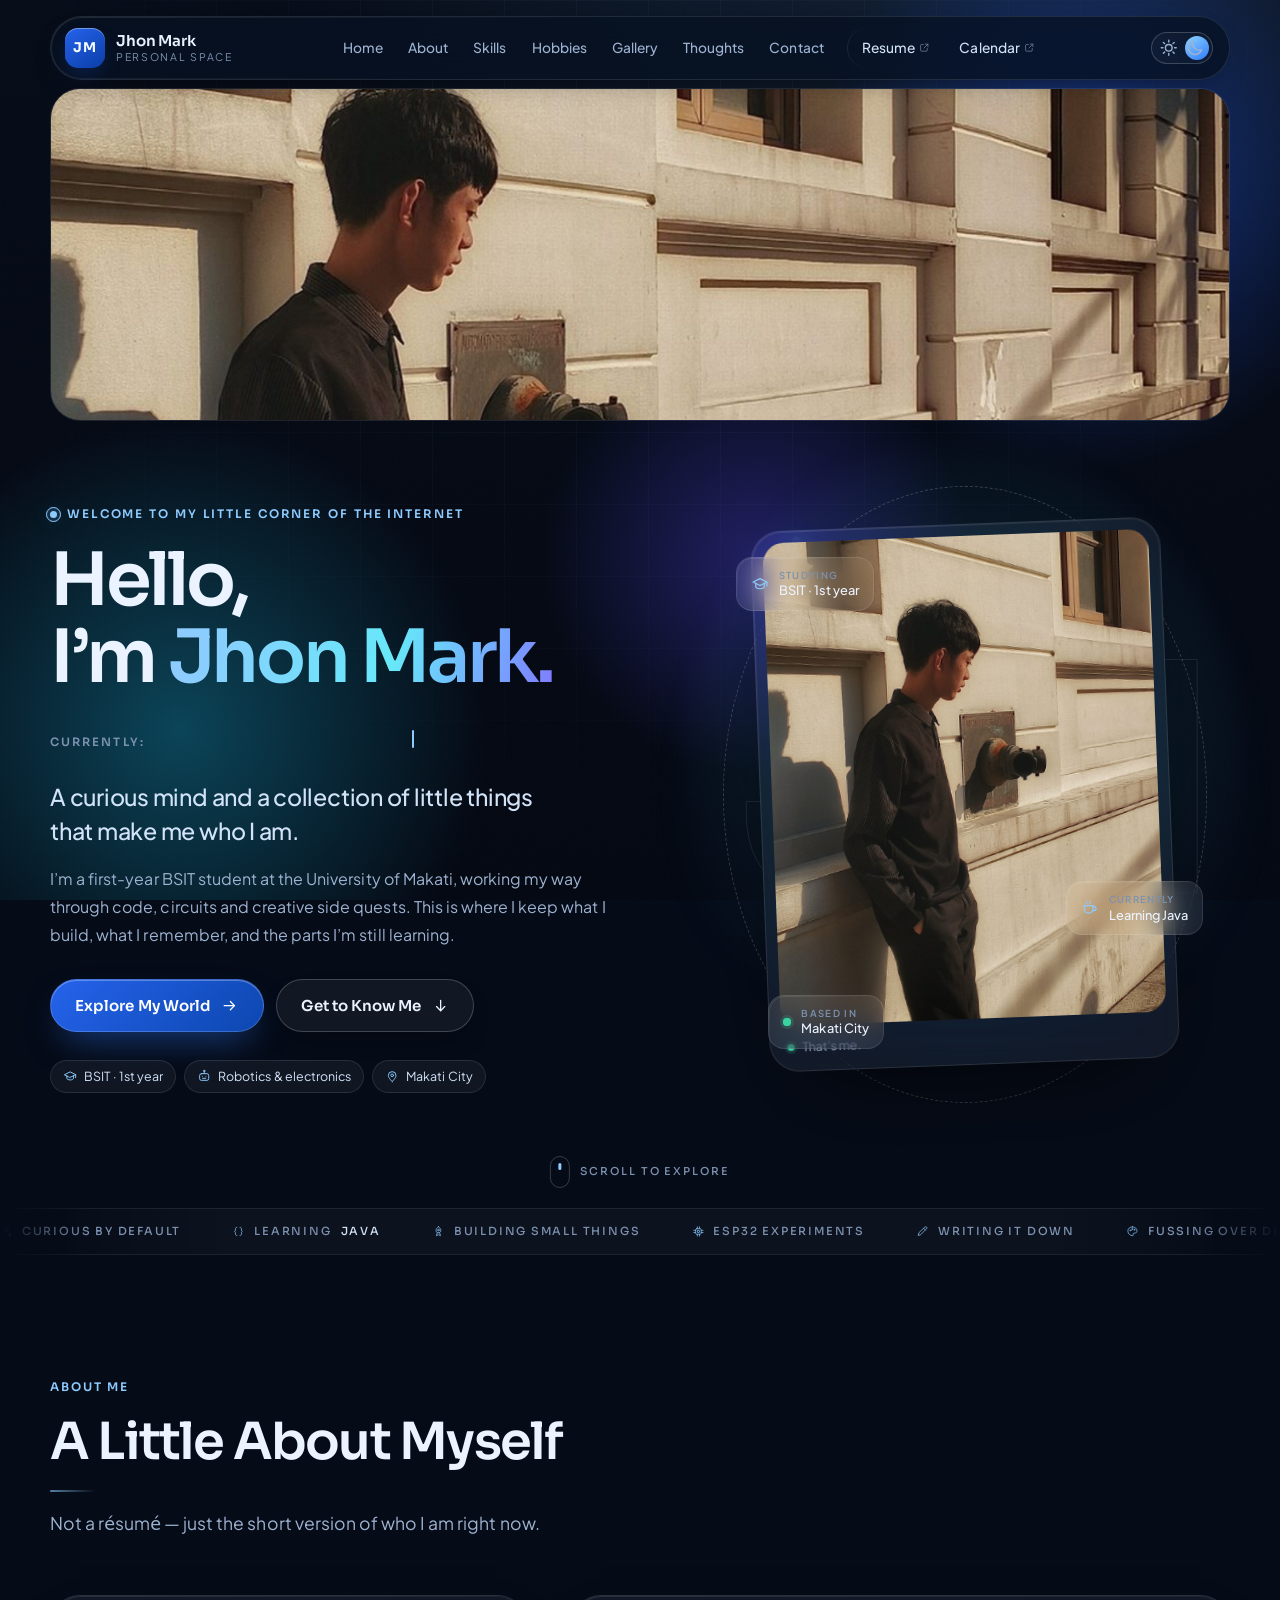
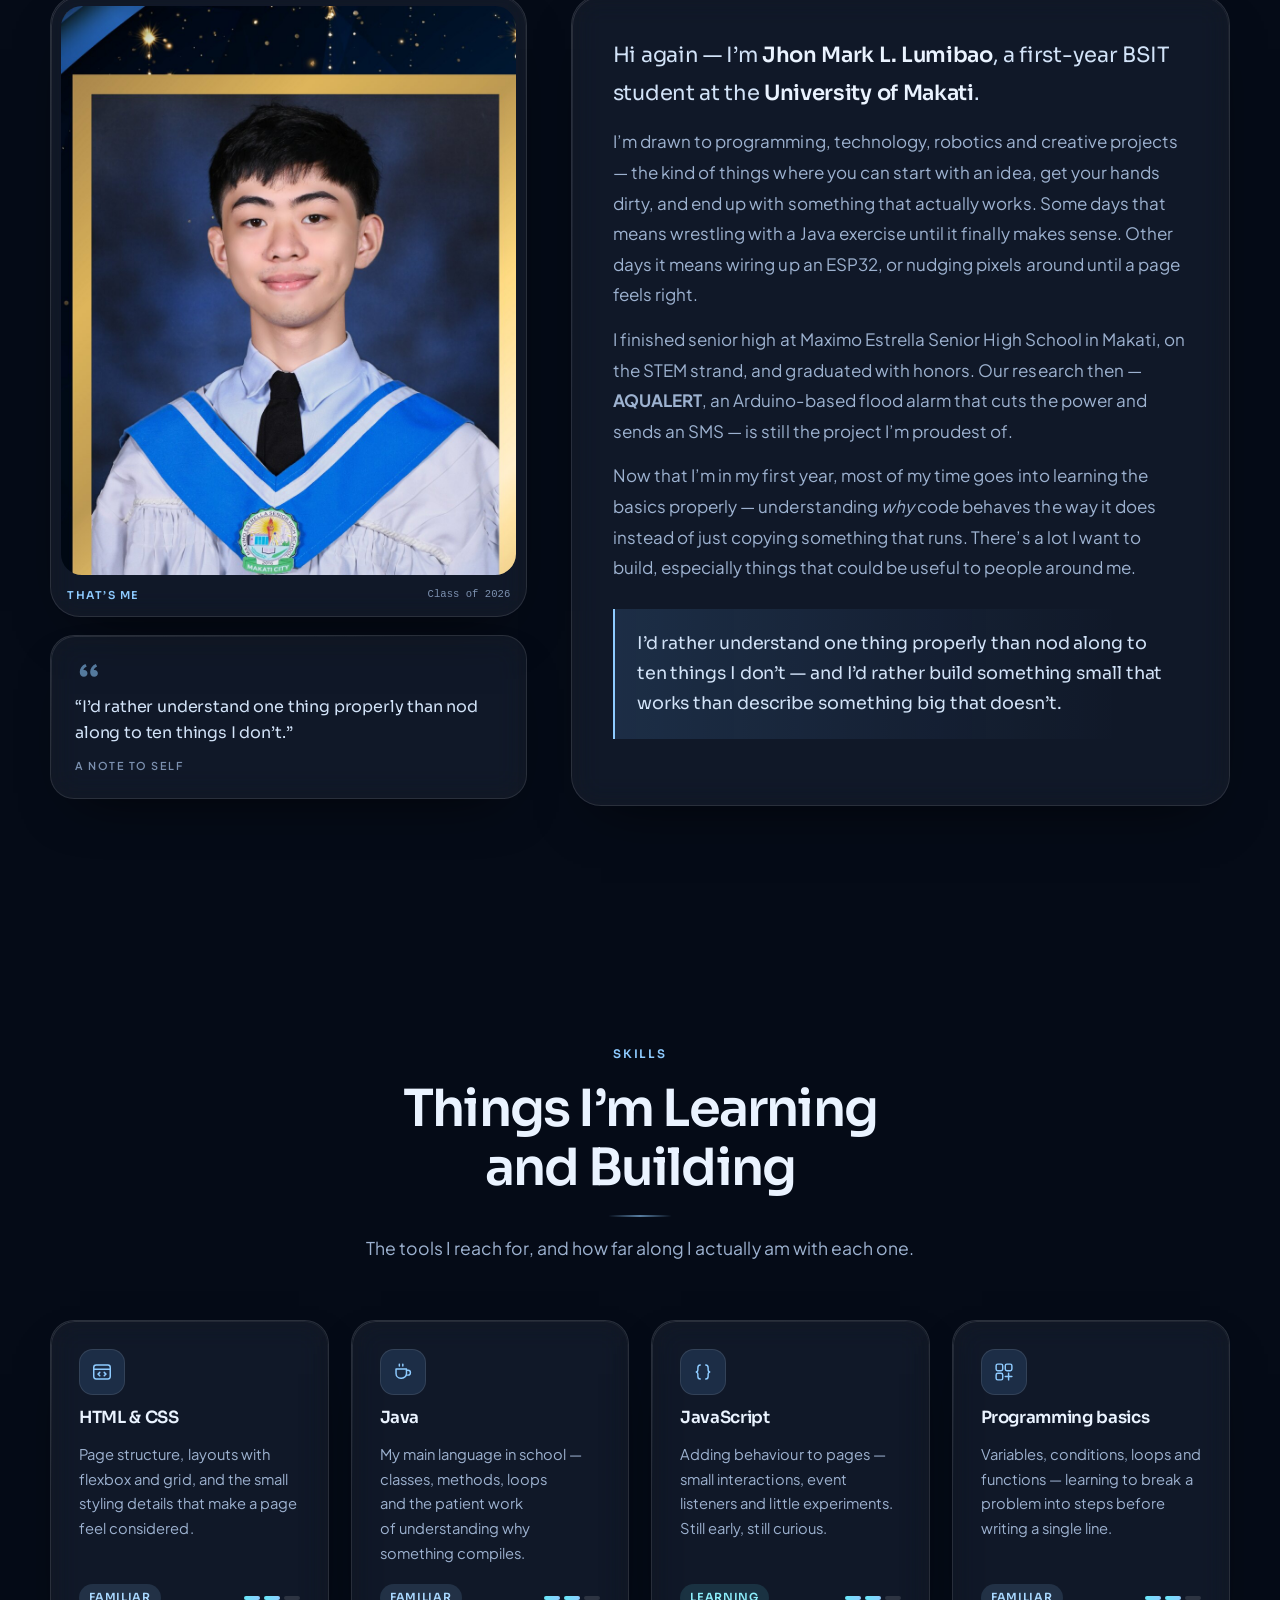
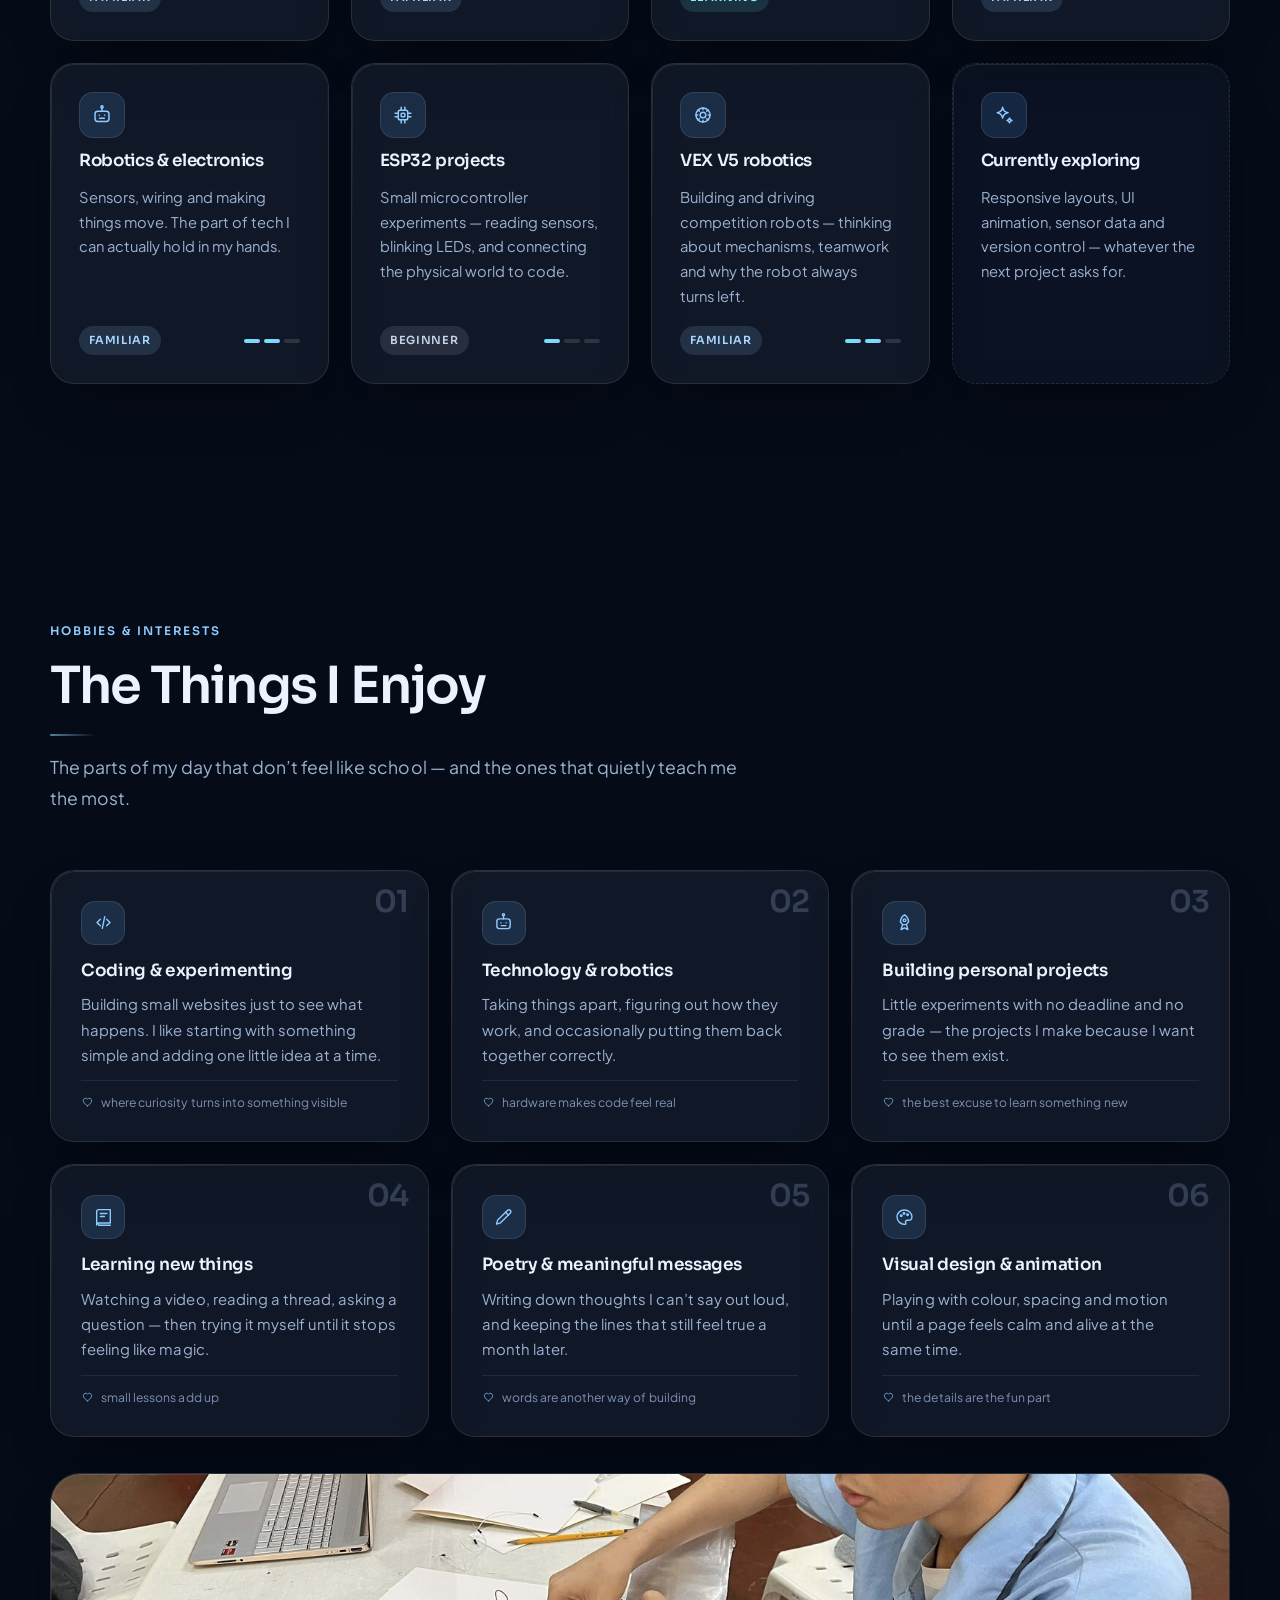
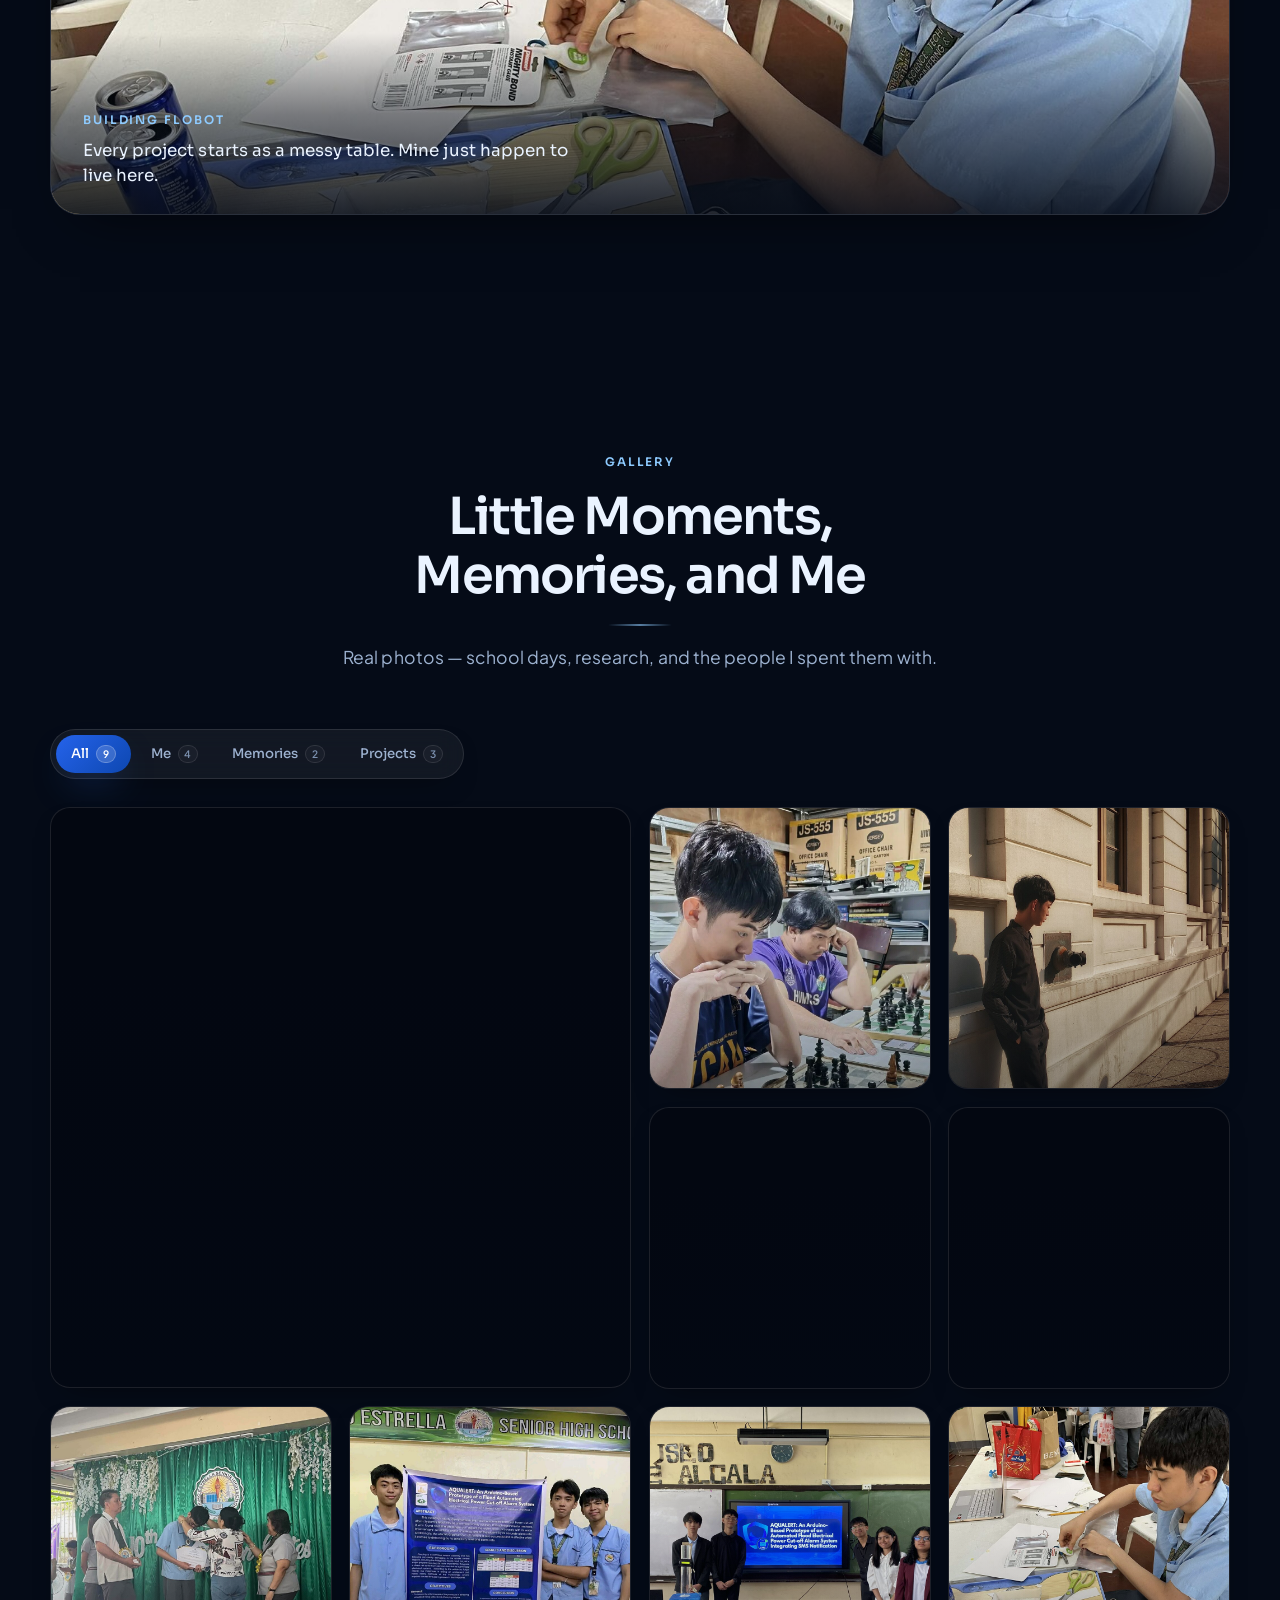
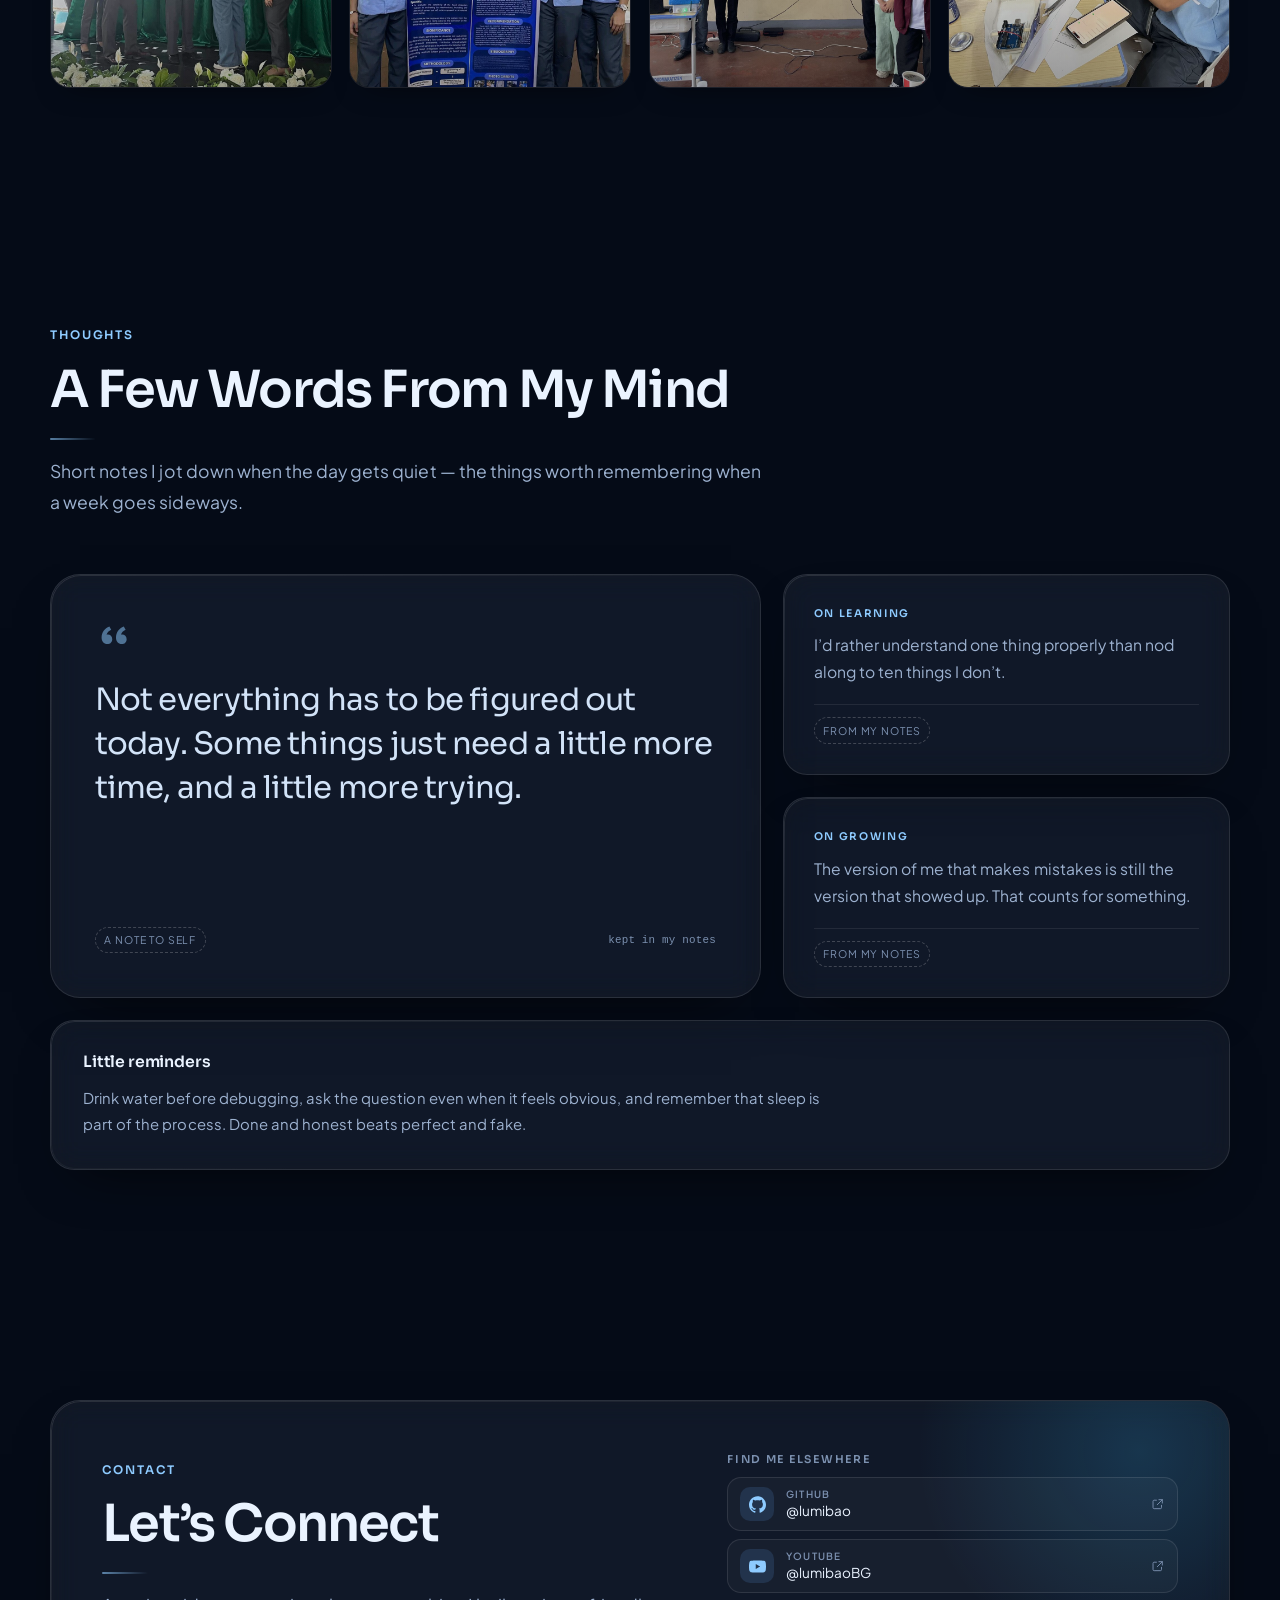
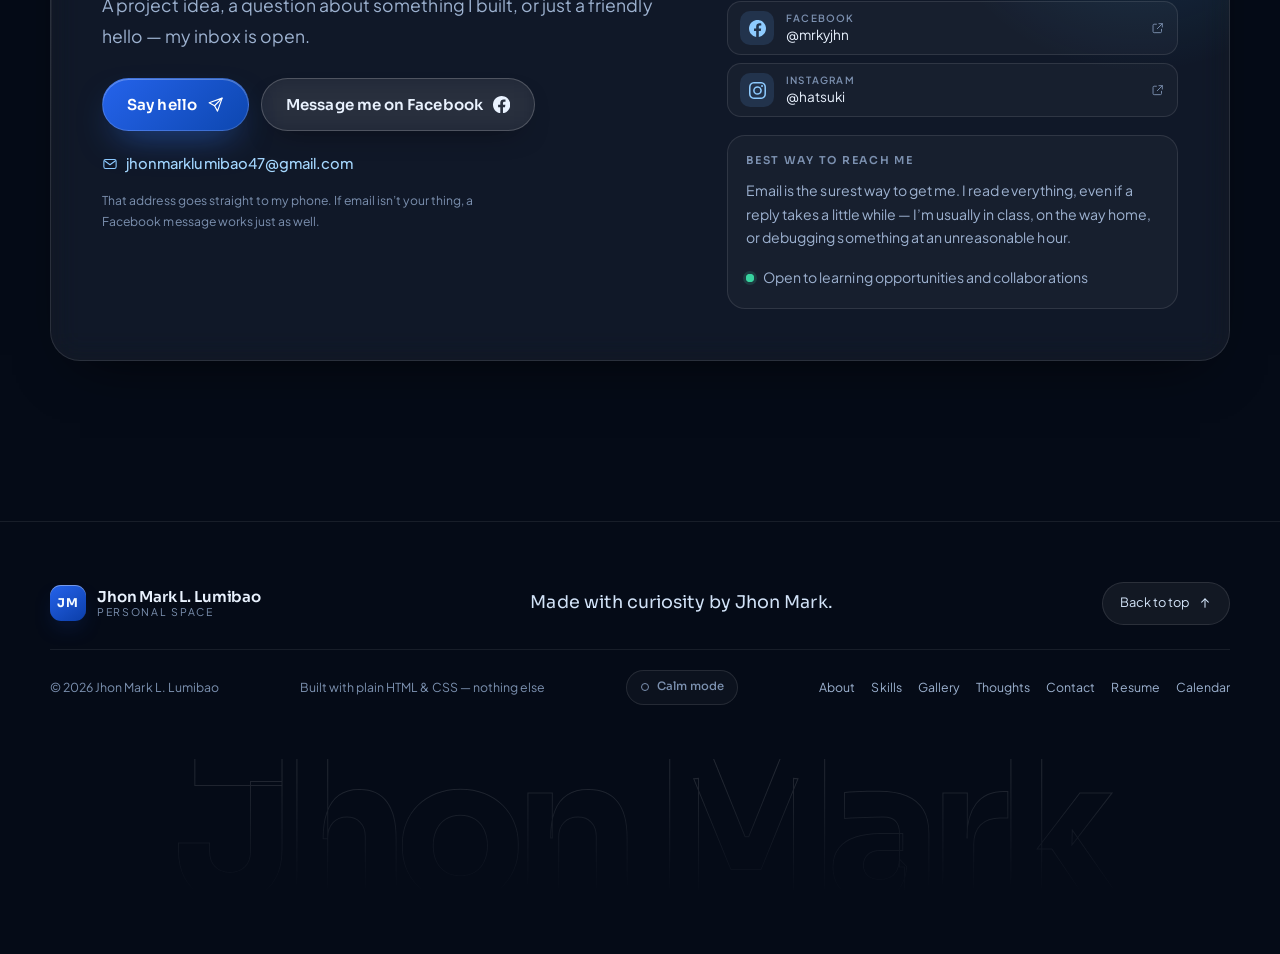
<file: index.html>
<!DOCTYPE html>
<html lang="en">
<head>
  <meta charset="utf-8">
  <meta name="viewport" content="width=device-width, initial-scale=1, viewport-fit=cover">

  <title>Jhon Mark L. Lumibao — My Little Digital Space</title>
  <meta name="description" content="Jhon Mark L. Lumibao — a first-year BSIT student at the University of Makati. Skills, hobbies, memories and the projects I have built, kept in one calm blue corner of the internet.">
  <meta name="author" content="Jhon Mark L. Lumibao">
  <meta name="theme-color" content="#050b17">
  <meta name="color-scheme" content="dark light">

  <meta property="og:type" content="website">
  <meta property="og:url" content="https://lumibao.github.io/Personal-Website/">
  <meta property="og:title" content="Jhon Mark L. Lumibao — My Little Digital Space">
  <meta property="og:description" content="A first-year BSIT student at the University of Makati. Code, circuits and the little things that make a person. Welcome to my space.">
  <meta property="og:image" content="https://lumibao.github.io/Personal-Website/assets/images/og-banner.jpg">
  <meta property="og:image:alt" content="Jhon Mark leaning against a sunlit stone wall in a dark polo shirt.">
  <meta property="og:image:width" content="1200">
  <meta property="og:image:height" content="630">
  <meta name="twitter:card" content="summary_large_image">
  <meta name="twitter:image" content="https://lumibao.github.io/Personal-Website/assets/images/og-banner.jpg">
  <meta name="twitter:image:alt" content="Jhon Mark leaning against a sunlit stone wall in a dark polo shirt.">

  <link rel="icon" href="assets/icons/JM.png" type="image/png">
  <link rel="apple-touch-icon" href="assets/icons/apple-touch-icon.png">
  <link rel="manifest" href="site.webmanifest">

  <link rel="preload" href="assets/fonts/sora-latin.woff2" as="font" type="font/woff2" crossorigin>
  <link rel="preload" href="assets/fonts/plus-jakarta-sans-latin.woff2" as="font" type="font/woff2" crossorigin>

  <link rel="stylesheet" href="css/style.css">
</head>

<body>
  <a class="skip-link" href="#main">Skip to content</a>

  <div class="scene" aria-hidden="true">
    <span class="scene__orb scene__orb--one"></span>
    <span class="scene__orb scene__orb--two"></span>
    <span class="scene__orb scene__orb--three"></span>
    <span class="scene__grid"></span>
    <span class="scene__noise"></span>
  </div>

  <header class="nav" id="site-nav">
    <div class="nav__bar glass">
      <a class="brand" href="#home" aria-label="Jhon Mark — back to the top">
        <span class="brand__mark" aria-hidden="true">JM</span>
        <span class="brand__text">
          <span class="brand__name">Jhon Mark</span>
          <span class="brand__sub">personal space</span>
        </span>
      </a>

      <nav class="nav__links" id="primary-nav" aria-label="Primary">
        <a class="nav__link" href="#home">Home</a>
        <a class="nav__link" href="#about">About</a>
        <a class="nav__link" href="#skills">Skills</a>
        <a class="nav__link" href="#hobbies">Hobbies</a>
        <a class="nav__link" href="#gallery">Gallery</a>
        <a class="nav__link" href="#thoughts">Thoughts</a>
        <a class="nav__link" href="#contact">Contact</a>
        <a class="nav__link nav__link--page nav__link--page-first" href="resume.html" target="_blank" rel="noopener">Resume<svg class="nav__link-icon" aria-hidden="true"><use href="#i-external"></use></svg></a>
        <a class="nav__link nav__link--page" href="calendar.html" target="_blank" rel="noopener">Calendar<svg class="nav__link-icon" aria-hidden="true"><use href="#i-external"></use></svg></a>
      </nav>

      <div class="nav__actions">
        <div class="theme-toggle" role="group" aria-label="Colour theme">
          <input class="theme-toggle__input" type="radio" name="jml-theme" id="theme-light">
          <input class="theme-toggle__input" type="radio" name="jml-theme" id="theme-dark" checked>
          <span class="theme-toggle__track">
            <label class="theme-toggle__side" for="theme-light" title="Light mode">
              <svg aria-hidden="true"><use href="#i-sun"></use></svg>
              <span class="visually-hidden">Use the light theme</span>
            </label>
            <label class="theme-toggle__side" for="theme-dark" title="Dark mode">
              <svg aria-hidden="true"><use href="#i-moon"></use></svg>
              <span class="visually-hidden">Use the dark theme</span>
            </label>
            <span class="theme-toggle__thumb" aria-hidden="true"></span>
          </span>
        </div>
      </div>

      <span class="nav__progress" aria-hidden="true"><span></span></span>
    </div>
  </header>

  <main id="main">

    <figure class="container masthead">
      <img src="assets/images/pages/banner.jpg"
           alt="Jhon Mark leaning against a sunlit stone wall."
           width="2400" height="1200" fetchpriority="high">
    </figure>

    <section class="hero" id="home" aria-labelledby="hero-title">
      <div class="container hero__inner">

        <div class="hero__content">
          <p class="eyebrow">
            <span class="eyebrow__dot" aria-hidden="true"></span>
            Welcome to my little corner of the internet
          </p>

          <h1 class="hero__title" id="hero-title">
            <span class="hero__title-line"><span>Hello,</span></span>
            <span class="hero__title-line"><span>I&rsquo;m <em>Jhon Mark.</em></span></span>
          </h1>

          <p class="hero__role">
            <span class="hero__role-label">Currently:</span>
            <span class="hero__roles" aria-hidden="true">
              <span class="hero__role-item">a first-year BSIT student</span>
              <span class="hero__role-item">an aspiring developer</span>
              <span class="hero__role-item">a technology enthusiast</span>
              <span class="hero__role-item">a creative soul</span>
            </span>
            <span class="hero__caret" aria-hidden="true"></span>
            <span class="visually-hidden">A first-year BSIT student, an aspiring developer, a technology enthusiast and a creative soul.</span>
          </p>

          <p class="hero__intro">
            A curious mind and a collection of little things that make me who I am.
          </p>

          <p class="hero__sub">
            I&rsquo;m a first-year BSIT student at the University of Makati, working my way
            through code, circuits and creative side quests. This is where I keep what I
            build, what I remember, and the parts I&rsquo;m still learning.
          </p>

          <div class="hero__actions">
            <a class="btn btn--primary" href="#gallery">
              Explore My World
              <svg class="btn__icon" aria-hidden="true"><use href="#i-arrow-right"></use></svg>
            </a>
            <a class="btn btn--ghost" href="#about">
              Get to Know Me
              <svg class="btn__icon" aria-hidden="true"><use href="#i-arrow-down"></use></svg>
            </a>
          </div>

          <ul class="hero__chips" aria-label="A few quick facts">
            <li class="chip"><svg aria-hidden="true"><use href="#i-cap"></use></svg>BSIT &middot; 1st year</li>
            <li class="chip"><svg aria-hidden="true"><use href="#i-bot"></use></svg>Robotics &amp; electronics</li>
            <li class="chip"><svg aria-hidden="true"><use href="#i-pin"></use></svg>Makati City</li>
          </ul>
        </div>

        <div class="hero__visual">
          <span class="hero__watermark" aria-hidden="true">JM</span>
          <div class="portrait">
            <div class="portrait__glow" aria-hidden="true"></div>
            <div class="portrait__ring" aria-hidden="true"></div>
            <div class="portrait__card glass">
              <div class="portrait__frame">
                <img src="assets/images/profile.jpg"
                     alt="Jhon Mark leaning against a sunlit stone wall in a dark polo shirt."
                     width="1000" height="1250" fetchpriority="high">
              </div>
              <div class="portrait__caption">
                <span class="portrait__dot" aria-hidden="true"></span>
                <span>That&rsquo;s me.</span>
              </div>
            </div>

            <div class="float-chip float-chip--one glass">
              <svg aria-hidden="true"><use href="#i-cap"></use></svg>
              <span><small>Studying</small>BSIT &middot; 1st year</span>
            </div>
            <div class="float-chip float-chip--two glass">
              <svg aria-hidden="true"><use href="#i-coffee"></use></svg>
              <span><small>Currently</small>Learning Java</span>
            </div>
            <div class="float-chip float-chip--three glass">
              <span class="pulse-dot" aria-hidden="true"></span>
              <span><small>Based in</small>Makati City</span>
            </div>
          </div>
        </div>
      </div>

      <a class="hero__scroll" href="#about">
        <span class="hero__scroll-track" aria-hidden="true"><span class="hero__scroll-dot"></span></span>
        Scroll to explore
      </a>
    </section>

    <div class="ticker" aria-hidden="true">
      <div class="ticker__track">
        <div class="ticker__group">
          <span class="ticker__item"><svg><use href="#i-sparkle"></use></svg>curious by default</span>
          <span class="ticker__item"><svg><use href="#i-braces"></use></svg>learning <em>Java</em></span>
          <span class="ticker__item"><svg><use href="#i-rocket"></use></svg>building small things</span>
          <span class="ticker__item"><svg><use href="#i-chip"></use></svg>ESP32 experiments</span>
          <span class="ticker__item"><svg><use href="#i-pen"></use></svg>writing it down</span>
          <span class="ticker__item"><svg><use href="#i-palette"></use></svg>fussing over details</span>
          <span class="ticker__item"><svg><use href="#i-gear"></use></svg>robotics &amp; electronics</span>
          <span class="ticker__item"><svg><use href="#i-heart"></use></svg>still figuring it out</span>
        </div>
        <div class="ticker__group">
          <span class="ticker__item"><svg><use href="#i-sparkle"></use></svg>curious by default</span>
          <span class="ticker__item"><svg><use href="#i-braces"></use></svg>learning <em>Java</em></span>
          <span class="ticker__item"><svg><use href="#i-rocket"></use></svg>building small things</span>
          <span class="ticker__item"><svg><use href="#i-chip"></use></svg>ESP32 experiments</span>
          <span class="ticker__item"><svg><use href="#i-pen"></use></svg>writing it down</span>
          <span class="ticker__item"><svg><use href="#i-palette"></use></svg>fussing over details</span>
          <span class="ticker__item"><svg><use href="#i-gear"></use></svg>robotics &amp; electronics</span>
          <span class="ticker__item"><svg><use href="#i-heart"></use></svg>still figuring it out</span>
        </div>
      </div>
    </div>

    <section class="section about" id="about" aria-labelledby="about-title">
      <div class="container">
        <header class="section__head" data-reveal>
          <p class="eyebrow">About me</p>
          <h2 class="section__title" id="about-title">A Little About Myself</h2>
          <p class="section__lead">
            Not a résumé — just the short version of who I am right now.
          </p>
        </header>

        <div class="about__grid" data-reveal-group>
          <div class="about__media" data-reveal>
            <figure class="photo-frame glass">
              <img src="assets/images/about-photo.jpg"
                   alt="Jhon Mark in his senior high graduation portrait, blue sash and white gown."
                   width="1000" height="1250" loading="lazy" decoding="async">
              <figcaption>
                <span class="photo-frame__tag">that&rsquo;s me</span>
                <span class="photo-frame__hint">Class of 2026</span>
              </figcaption>
            </figure>

            <div class="quote-card glass">
              <svg class="quote-card__icon" aria-hidden="true"><use href="#i-quote"></use></svg>
              <p>
                &ldquo;I&rsquo;d rather understand one thing properly than nod along
                to ten things I don&rsquo;t.&rdquo;
              </p>
              <span class="quote-card__by">a note to self</span>
            </div>
          </div>

          <div class="about__body glass" data-reveal>
            <p class="about__hello">
              Hi again — I&rsquo;m <strong>Jhon Mark L. Lumibao</strong>, a first-year BSIT
              student at the <strong>University of Makati</strong>.
            </p>
            <p>
              I&rsquo;m drawn to programming, technology, robotics and creative projects — the kind
              of things where you can start with an idea, get your hands dirty, and end up with
              something that actually works. Some days that means wrestling with a Java exercise
              until it finally makes sense. Other days it means wiring up an ESP32, or nudging
              pixels around until a page feels right.
            </p>
            <p>
              I finished senior high at Maximo Estrella Senior High School in Makati, on the STEM
              strand, and graduated with honors. Our research then — <strong>AQUALERT</strong>, an
              Arduino-based flood alarm that cuts the power and sends an SMS — is still the project
              I&rsquo;m proudest of.
            </p>
            <p>
              Now that I&rsquo;m in my first year, most of my time goes into learning the basics
              properly — understanding
              <em>why</em> code behaves the way it does instead of just copying something that
              runs. There&rsquo;s a lot I want to build, especially things that could be useful to
              people around me.
            </p>

            <blockquote class="about__statement">
              I&rsquo;d rather understand one thing properly than nod along to ten things I
              don&rsquo;t — and I&rsquo;d rather build something small that works than describe
              something big that doesn&rsquo;t.
            </blockquote>

          </div>
        </div>
      </div>
    </section>

    <section class="section skills" id="skills" aria-labelledby="skills-title">
      <div class="container">
        <header class="section__head section__head--center" data-reveal>
          <p class="eyebrow">Skills</p>
          <h2 class="section__title" id="skills-title">Things I&rsquo;m Learning and Building</h2>
          <p class="section__lead">
            The tools I reach for, and how far along I actually am with each one.
          </p>
        </header>

        <div class="skills__grid" data-reveal-group>

          <article class="skill-card glass" data-reveal data-level="3">
            <span class="skill-card__icon"><svg aria-hidden="true"><use href="#i-layout"></use></svg></span>
            <h3 class="skill-card__title">HTML &amp; CSS</h3>
            <p class="skill-card__text">
              Page structure, layouts with flexbox and grid, and the small styling
              details that make a page feel considered.
            </p>
            <div class="skill-card__meta">
              <span class="level level--familiar">Familiar</span>
              <span class="dots" aria-hidden="true"><i class="is-on"></i><i class="is-on"></i><i></i></span>
            </div>
          </article>

          <article class="skill-card glass" data-reveal data-level="3">
            <span class="skill-card__icon"><svg aria-hidden="true"><use href="#i-coffee"></use></svg></span>
            <h3 class="skill-card__title">Java</h3>
            <p class="skill-card__text">
              My main language in school — classes, methods, loops and the patient
              work of understanding why something compiles.
            </p>
            <div class="skill-card__meta">
              <span class="level level--familiar">Familiar</span>
              <span class="dots" aria-hidden="true"><i class="is-on"></i><i class="is-on"></i><i></i></span>
            </div>
          </article>

          <article class="skill-card glass" data-reveal data-level="2">
            <span class="skill-card__icon"><svg aria-hidden="true"><use href="#i-braces"></use></svg></span>
            <h3 class="skill-card__title">JavaScript</h3>
            <p class="skill-card__text">
              Adding behaviour to pages — small interactions, event listeners and
              little experiments. Still early, still curious.
            </p>
            <div class="skill-card__meta">
              <span class="level level--learning">Learning</span>
              <span class="dots" aria-hidden="true"><i class="is-on"></i><i class="is-on"></i><i></i></span>
            </div>
          </article>

          <article class="skill-card glass" data-reveal data-level="3">
            <span class="skill-card__icon"><svg aria-hidden="true"><use href="#i-blocks"></use></svg></span>
            <h3 class="skill-card__title">Programming basics</h3>
            <p class="skill-card__text">
              Variables, conditions, loops and functions — learning to break a
              problem into steps before writing a single line.
            </p>
            <div class="skill-card__meta">
              <span class="level level--familiar">Familiar</span>
              <span class="dots" aria-hidden="true"><i class="is-on"></i><i class="is-on"></i><i></i></span>
            </div>
          </article>

          <article class="skill-card glass" data-reveal data-level="3">
            <span class="skill-card__icon"><svg aria-hidden="true"><use href="#i-bot"></use></svg></span>
            <h3 class="skill-card__title">Robotics &amp; electronics</h3>
            <p class="skill-card__text">
              Sensors, wiring and making things move. The part of tech I can
              actually hold in my hands.
            </p>
            <div class="skill-card__meta">
              <span class="level level--familiar">Familiar</span>
              <span class="dots" aria-hidden="true"><i class="is-on"></i><i class="is-on"></i><i></i></span>
            </div>
          </article>

          <article class="skill-card glass" data-reveal data-level="1">
            <span class="skill-card__icon"><svg aria-hidden="true"><use href="#i-chip"></use></svg></span>
            <h3 class="skill-card__title">ESP32 projects</h3>
            <p class="skill-card__text">
              Small microcontroller experiments — reading sensors, blinking LEDs,
              and connecting the physical world to code.
            </p>
            <div class="skill-card__meta">
              <span class="level level--beginner">Beginner</span>
              <span class="dots" aria-hidden="true"><i class="is-on"></i><i></i><i></i></span>
            </div>
          </article>

          <article class="skill-card glass" data-reveal data-level="3">
            <span class="skill-card__icon"><svg aria-hidden="true"><use href="#i-gear"></use></svg></span>
            <h3 class="skill-card__title">VEX V5 robotics</h3>
            <p class="skill-card__text">
              Building and driving competition robots — thinking about mechanisms,
              teamwork and why the robot always turns left.
            </p>
            <div class="skill-card__meta">
              <span class="level level--familiar">Familiar</span>
              <span class="dots" aria-hidden="true"><i class="is-on"></i><i class="is-on"></i><i></i></span>
            </div>
          </article>

          <article class="skill-card skill-card--note glass" data-reveal>
            <span class="skill-card__icon"><svg aria-hidden="true"><use href="#i-sparkle"></use></svg></span>
            <h3 class="skill-card__title">Currently exploring</h3>
            <p class="skill-card__text">
              Responsive layouts, UI animation, sensor data and version control —
              whatever the next project asks for.
            </p>
          </article>
        </div>
      </div>
    </section>

    <section class="section hobbies" id="hobbies" aria-labelledby="hobbies-title">
      <div class="container">
        <header class="section__head" data-reveal>
          <p class="eyebrow">Hobbies &amp; interests</p>
          <h2 class="section__title" id="hobbies-title">The Things I Enjoy</h2>
          <p class="section__lead">
            The parts of my day that don&rsquo;t feel like school — and the ones that
            quietly teach me the most.
          </p>
        </header>

        <div class="hobbies__grid" data-reveal-group>

          <article class="hobby-card glass" data-reveal>
            <span class="hobby-card__num" aria-hidden="true">01</span>
            <span class="hobby-card__icon"><svg aria-hidden="true"><use href="#i-code"></use></svg></span>
            <h3>Coding &amp; experimenting</h3>
            <p>
              Building small websites just to see what happens. I like starting with
              something simple and adding one little idea at a time.
            </p>
            <span class="hobby-card__note"><svg aria-hidden="true"><use href="#i-heart"></use></svg>where curiosity turns into something visible</span>
          </article>

          <article class="hobby-card glass" data-reveal>
            <span class="hobby-card__num" aria-hidden="true">02</span>
            <span class="hobby-card__icon"><svg aria-hidden="true"><use href="#i-bot"></use></svg></span>
            <h3>Technology &amp; robotics</h3>
            <p>
              Taking things apart, figuring out how they work, and occasionally
              putting them back together correctly.
            </p>
            <span class="hobby-card__note"><svg aria-hidden="true"><use href="#i-heart"></use></svg>hardware makes code feel real</span>
          </article>

          <article class="hobby-card glass" data-reveal>
            <span class="hobby-card__num" aria-hidden="true">03</span>
            <span class="hobby-card__icon"><svg aria-hidden="true"><use href="#i-rocket"></use></svg></span>
            <h3>Building personal projects</h3>
            <p>
              Little experiments with no deadline and no grade — the projects I make
              because I want to see them exist.
            </p>
            <span class="hobby-card__note"><svg aria-hidden="true"><use href="#i-heart"></use></svg>the best excuse to learn something new</span>
          </article>

          <article class="hobby-card glass" data-reveal>
            <span class="hobby-card__num" aria-hidden="true">04</span>
            <span class="hobby-card__icon"><svg aria-hidden="true"><use href="#i-book"></use></svg></span>
            <h3>Learning new things</h3>
            <p>
              Watching a video, reading a thread, asking a question — then trying it
              myself until it stops feeling like magic.
            </p>
            <span class="hobby-card__note"><svg aria-hidden="true"><use href="#i-heart"></use></svg>small lessons add up</span>
          </article>

          <article class="hobby-card glass" data-reveal>
            <span class="hobby-card__num" aria-hidden="true">05</span>
            <span class="hobby-card__icon"><svg aria-hidden="true"><use href="#i-pen"></use></svg></span>
            <h3>Poetry &amp; meaningful messages</h3>
            <p>
              Writing down thoughts I can&rsquo;t say out loud, and keeping the lines
              that still feel true a month later.
            </p>
            <span class="hobby-card__note"><svg aria-hidden="true"><use href="#i-heart"></use></svg>words are another way of building</span>
          </article>

          <article class="hobby-card glass" data-reveal>
            <span class="hobby-card__num" aria-hidden="true">06</span>
            <span class="hobby-card__icon"><svg aria-hidden="true"><use href="#i-palette"></use></svg></span>
            <h3>Visual design &amp; animation</h3>
            <p>
              Playing with colour, spacing and motion until a page feels calm and
              alive at the same time.
            </p>
            <span class="hobby-card__note"><svg aria-hidden="true"><use href="#i-heart"></use></svg>the details are the fun part</span>
          </article>
        </div>

        <figure class="hobbies__banner glass" data-reveal>
          <img src="assets/images/hobbies-banner.jpg"
               alt="Jhon Mark cutting and wiring parts for a robot at a classroom table."
               width="1600" height="800" loading="lazy" decoding="async">
          <figcaption>
            <span class="eyebrow">Building Flobot</span>
            <p>Every project starts as a messy table. Mine just happen to live here.</p>
          </figcaption>
        </figure>
      </div>
    </section>

    <section class="section gallery" id="gallery" aria-labelledby="gallery-title">
      <div class="container">
        <header class="section__head section__head--center" data-reveal>
          <p class="eyebrow">Gallery</p>
          <h2 class="section__title" id="gallery-title">Little Moments, Memories, and Me</h2>
          <p class="section__lead">
            Real photos — school days, research, and the people I spent them with.
          </p>
        </header>

        <div class="gallery__toolbar" data-reveal>
          <div class="filters" role="group" aria-label="Filter the gallery">
            <label class="filter">
              <input class="filter__input" type="radio" name="gallery-filter" id="filter-all" checked>
              <span>All</span><span class="filter__count">9</span>
            </label>
            <label class="filter">
              <input class="filter__input" type="radio" name="gallery-filter" id="filter-me">
              <span>Me</span><span class="filter__count">4</span>
            </label>
            <label class="filter">
              <input class="filter__input" type="radio" name="gallery-filter" id="filter-memories">
              <span>Memories</span><span class="filter__count">2</span>
            </label>
            <label class="filter">
              <input class="filter__input" type="radio" name="gallery-filter" id="filter-projects">
              <span>Projects</span><span class="filter__count">3</span>
            </label>
          </div>
        </div>

        <div class="gallery__grid" id="gallery-grid" data-reveal-group>

          <a class="gallery__item gallery__item--feature" href="#shot-1"
             data-category="me" data-reveal>
            <img src="assets/images/gallery-01.jpg" alt="Jhon Mark's graduation picture, with honors and an award citation for AQUALERT."
                 width="1300" height="1300" loading="lazy" decoding="async" title="picture ko sa graduation.png">
            <span class="gallery__overlay">
              <span class="gallery__cat">Me</span>
              <span class="gallery__title">picture ko sa graduation</span>
              <span class="gallery__zoom" aria-hidden="true"><svg><use href="#i-zoom"></use></svg></span>
            </span>
          </a>

          <a class="gallery__item" href="#shot-2"
             data-category="me" data-reveal>
            <img src="assets/images/gallery-02.jpg" alt="Jhon Mark at a chess board, with the clock running."
                 width="1000" height="1000" loading="lazy" decoding="async" title="Chess.jpg">
            <span class="gallery__overlay">
              <span class="gallery__cat">Me</span>
              <span class="gallery__title">Chess</span>
              <span class="gallery__zoom" aria-hidden="true"><svg><use href="#i-zoom"></use></svg></span>
            </span>
          </a>

          <a class="gallery__item" href="#shot-3"
             data-category="me" data-reveal>
            <img src="assets/images/gallery-03.jpg" alt="Jhon Mark leaning against a sunlit stone wall in a dark polo shirt."
                 width="1000" height="1000" loading="lazy" decoding="async" title="pfp.jpg">
            <span class="gallery__overlay">
              <span class="gallery__cat">Me</span>
              <span class="gallery__title">pfp</span>
              <span class="gallery__zoom" aria-hidden="true"><svg><use href="#i-zoom"></use></svg></span>
            </span>
          </a>

          <a class="gallery__item" href="#shot-4"
             data-category="memories" data-reveal>
            <img src="assets/images/gallery-04.jpg" alt="Senior prom photo, taken by Jhon Mark's friends."
                 width="1000" height="1000" loading="lazy" decoding="async" title="my friends took sa Senior prom.jpg">
            <span class="gallery__overlay">
              <span class="gallery__cat">Memories</span>
              <span class="gallery__title">my friends took sa Senior prom</span>
              <span class="gallery__zoom" aria-hidden="true"><svg><use href="#i-zoom"></use></svg></span>
            </span>
          </a>

          <a class="gallery__item" href="#shot-5"
             data-category="memories" data-reveal>
            <img src="assets/images/gallery-05.jpg" alt="Stem Club, inside the classroom."
                 width="1000" height="1000" loading="lazy" decoding="async" title="Stem Club.jpeg">
            <span class="gallery__overlay">
              <span class="gallery__cat">Memories</span>
              <span class="gallery__title">Stem Club</span>
              <span class="gallery__zoom" aria-hidden="true"><svg><use href="#i-zoom"></use></svg></span>
            </span>
          </a>

          <a class="gallery__item" href="#shot-6"
             data-category="me" data-reveal>
            <img src="assets/images/gallery-06.jpg" alt="Awarding achievement: Jhon Mark receiving a certificate on stage."
                 width="1000" height="1000" loading="lazy" decoding="async" title="awarding achievement.jpeg">
            <span class="gallery__overlay">
              <span class="gallery__cat">Me</span>
              <span class="gallery__title">awarding achievement</span>
              <span class="gallery__zoom" aria-hidden="true"><svg><use href="#i-zoom"></use></svg></span>
            </span>
          </a>

          <a class="gallery__item" href="#shot-7"
             data-category="projects" data-reveal>
            <img src="assets/images/gallery-07.jpg" alt="The AQUALERT research poster."
                 width="1000" height="1000" loading="lazy" decoding="async" title="Poster ng Research namin sa AQUALERT.jpg">
            <span class="gallery__overlay">
              <span class="gallery__cat">Projects</span>
              <span class="gallery__title">Poster ng research namin sa AQUALERT</span>
              <span class="gallery__zoom" aria-hidden="true"><svg><use href="#i-zoom"></use></svg></span>
            </span>
          </a>

          <a class="gallery__item" href="#shot-8"
             data-category="projects" data-reveal>
            <img src="assets/images/gallery-08.jpg" alt="Final defense, with the AQUALERT title slide on the projector."
                 width="1000" height="1000" loading="lazy" decoding="async" title="final defense.jpeg">
            <span class="gallery__overlay">
              <span class="gallery__cat">Projects</span>
              <span class="gallery__title">final defense</span>
              <span class="gallery__zoom" aria-hidden="true"><svg><use href="#i-zoom"></use></svg></span>
            </span>
          </a>

          <a class="gallery__item" href="#shot-9"
             data-category="projects" data-reveal>
            <img src="assets/images/gallery-09.jpg" alt="The AQUALERT booth: poster behind the table, prototype and laptops in front."
                 width="1000" height="1000" loading="lazy" decoding="async" title="laban sa muntilupa.jpeg">
            <span class="gallery__overlay">
              <span class="gallery__cat">Projects</span>
              <span class="gallery__title">laban sa muntilupa</span>
              <span class="gallery__zoom" aria-hidden="true"><svg><use href="#i-zoom"></use></svg></span>
            </span>
          </a>
        </div>
      </div>
    </section>

    <section class="section thoughts" id="thoughts" aria-labelledby="thoughts-title">
      <div class="container">
        <header class="section__head" data-reveal>
          <p class="eyebrow">Thoughts</p>
          <h2 class="section__title" id="thoughts-title">A Few Words From My Mind</h2>
          <p class="section__lead">
            Short notes I jot down when the day gets quiet — the things worth
            remembering when a week goes sideways.
          </p>
        </header>

        <div class="thoughts__grid" data-reveal-group>

          <article class="thought thought--lead glass" data-reveal>
            <svg class="thought__quote" aria-hidden="true"><use href="#i-quote"></use></svg>
            <p class="thought__text">
              Not everything has to be figured out today. Some things just need a
              little more time, and a little more trying.
            </p>
            <footer class="thought__meta">
              <span class="thought__tag">a note to self</span>
              <span class="thought__date">kept in my notes</span>
            </footer>
          </article>

          <article class="thought glass" data-reveal>
            <span class="thought__kicker">On learning</span>
            <p class="thought__text">
              I&rsquo;d rather understand one thing properly than nod along to ten
              things I don&rsquo;t.
            </p>
            <footer class="thought__meta"><span class="thought__tag">from my notes</span></footer>
          </article>

          <article class="thought glass" data-reveal>
            <span class="thought__kicker">On growing</span>
            <p class="thought__text">
              The version of me that makes mistakes is still the version that
              showed up. That counts for something.
            </p>
            <footer class="thought__meta"><span class="thought__tag">from my notes</span></footer>
          </article>

          <aside class="reminders glass" data-reveal aria-labelledby="reminders-title">
            <h3 class="reminders__title" id="reminders-title">Little reminders</h3>
            <p class="reminders__text">
              Drink water before debugging, ask the question even when it feels
              obvious, and remember that sleep is part of the process. Done and
              honest beats perfect and fake.
            </p>
          </aside>
        </div>
      </div>
    </section>

    <section class="section contact" id="contact" aria-labelledby="contact-title">
      <div class="container">
        <div class="contact__card glass" data-reveal>
          <div class="contact__intro">
            <p class="eyebrow">Contact</p>
            <h2 class="section__title" id="contact-title">Let&rsquo;s Connect</h2>
            <p class="section__lead">
              A project idea, a question about something I built, or just a
              friendly hello — my inbox is open.
            </p>

            <div class="contact__actions">
              <a class="btn btn--primary" href="mailto:jhonmarklumibao47@gmail.com?subject=Hello%20from%20your%20website">
                Say hello
                <svg class="btn__icon" aria-hidden="true"><use href="#i-send"></use></svg>
              </a>
              <a class="btn btn--ghost" href="https://www.facebook.com/mrkyjhn" target="_blank" rel="noopener noreferrer">
                Message me on Facebook
                <svg class="btn__icon" aria-hidden="true"><use href="#i-facebook"></use></svg>
              </a>
            </div>

            <p class="contact__email">
              <svg aria-hidden="true"><use href="#i-mail"></use></svg>
              <a href="mailto:jhonmarklumibao47@gmail.com">jhonmarklumibao47@gmail.com</a>
            </p>

            <p class="contact__note">
              That address goes straight to my phone. If email isn&rsquo;t your thing,
              a Facebook message works just as well.
            </p>
          </div>

          <div class="contact__side">
            <div class="contact__block">
              <h3 class="contact__heading">Find me elsewhere</h3>
              <ul class="socials" aria-label="Social links">
                <li>
                  <a href="https://github.com/lumibao" target="_blank" rel="noopener noreferrer">
                    <span class="socials__icon"><svg aria-hidden="true"><use href="#i-github"></use></svg></span>
                    <span class="socials__text"><small>GitHub</small>@lumibao</span>
                    <svg class="socials__arrow" aria-hidden="true"><use href="#i-external"></use></svg>
                  </a>
                </li>
                <li>
                  <a href="https://www.youtube.com/@lumibaoBG" target="_blank" rel="noopener noreferrer">
                    <span class="socials__icon"><svg aria-hidden="true"><use href="#i-youtube"></use></svg></span>
                    <span class="socials__text"><small>YouTube</small>@lumibaoBG</span>
                    <svg class="socials__arrow" aria-hidden="true"><use href="#i-external"></use></svg>
                  </a>
                </li>
                <li>
                  <a href="https://www.facebook.com/mrkyjhn" target="_blank" rel="noopener noreferrer">
                    <span class="socials__icon"><svg aria-hidden="true"><use href="#i-facebook"></use></svg></span>
                    <span class="socials__text"><small>Facebook</small>@mrkyjhn</span>
                    <svg class="socials__arrow" aria-hidden="true"><use href="#i-external"></use></svg>
                  </a>
                </li>
                <li>
                  <a href="https://www.instagram.com/lumibao_ph_jhon_mark" target="_blank" rel="noopener noreferrer">
                    <span class="socials__icon"><svg aria-hidden="true"><use href="#i-instagram"></use></svg></span>
                    <span class="socials__text"><small>Instagram</small>@hatsuki</span>
                    <svg class="socials__arrow" aria-hidden="true"><use href="#i-external"></use></svg>
                  </a>
                </li>
              </ul>
            </div>

            <div class="contact__block contact__block--soft">
              <h3 class="contact__heading">Best way to reach me</h3>
              <p>
                Email is the surest way to get me. I read everything, even if a
                reply takes a little while — I&rsquo;m usually in class, on the way
                home, or debugging something at an unreasonable hour.
              </p>
              <p class="contact__status">
                <span class="pulse-dot" aria-hidden="true"></span>
                Open to learning opportunities and collaborations
              </p>
            </div>
          </div>
        </div>
      </div>
    </section>
  </main>

  <footer class="footer">
    <div class="container footer__inner">
      <div class="footer__top-row">
        <a class="brand brand--footer" href="#home" aria-label="Back to the top">
          <span class="brand__mark" aria-hidden="true">JM</span>
          <span class="brand__text">
            <span class="brand__name">Jhon Mark L. Lumibao</span>
            <span class="brand__sub">personal space</span>
          </span>
        </a>

        <p class="footer__signoff">Made with curiosity by Jhon Mark.</p>

        <a class="footer__back" href="#home">
          Back to top
          <svg aria-hidden="true"><use href="#i-arrow-up"></use></svg>
        </a>
      </div>

      <div class="footer__bottom-row">
        <p>&copy; 2026 Jhon Mark L. Lumibao</p>
        <p class="footer__built">Built with plain HTML &amp; CSS &mdash; nothing else</p>
        <label class="calm-toggle" title="Turn off background motion, grain and glass blur">
          <input class="calm-toggle__input" type="checkbox" id="calm-switch">
          <span class="calm-toggle__dot" aria-hidden="true"></span>
          <span>Calm mode</span>
        </label>
        <nav class="footer__links" aria-label="Footer">
          <a href="#about">About</a>
          <a href="#skills">Skills</a>
          <a href="#gallery">Gallery</a>
          <a href="#thoughts">Thoughts</a>
          <a href="#contact">Contact</a>
          <a href="resume.html" target="_blank" rel="noopener">Resume</a>
          <a href="calendar.html" target="_blank" rel="noopener">Calendar</a>
        </nav>
      </div>

      <p class="footer__wordmark" aria-hidden="true">Jhon&nbsp;Mark</p>
    </div>
  </footer>

  <div class="lightbox" id="shot-1" role="dialog" aria-modal="true" aria-labelledby="shot-1-title">
    <a class="lightbox__backdrop" href="#gallery" aria-label="Close and return to the gallery"></a>

    <div class="lightbox__dialog">
      <a class="lightbox__close" href="#gallery" aria-label="Close the gallery">
        <svg aria-hidden="true"><use href="#i-close"></use></svg>
      </a>

      <div class="lightbox__stage">
        <a class="lightbox__nav lightbox__nav--prev" href="#shot-9" aria-label="Previous image">
          <svg aria-hidden="true"><use href="#i-chevron-left"></use></svg>
        </a>

        <figure class="lightbox__figure">
          <div class="lightbox__image-wrap">
            <img src="assets/images/gallery-01.jpg" alt="Jhon Mark's graduation picture, with honors and an award citation for AQUALERT." width="1300" height="1300" loading="lazy" decoding="async">
          </div>
          <figcaption class="lightbox__caption">
            <span class="lightbox__cat">Me</span>
            <h3 class="lightbox__title" id="shot-1-title">picture ko sa graduation</h3>
            <p class="lightbox__text">My graduation picture — with honors, and the AQUALERT award citation on the same frame.</p>
            <p class="lightbox__count">1 / 9</p>
          </figcaption>
        </figure>

        <a class="lightbox__nav lightbox__nav--next" href="#shot-2" aria-label="Next image">
          <svg aria-hidden="true"><use href="#i-chevron-right"></use></svg>
        </a>
      </div>
    </div>
  </div>

  <div class="lightbox" id="shot-2" role="dialog" aria-modal="true" aria-labelledby="shot-2-title">
    <a class="lightbox__backdrop" href="#gallery" aria-label="Close and return to the gallery"></a>

    <div class="lightbox__dialog">
      <a class="lightbox__close" href="#gallery" aria-label="Close the gallery">
        <svg aria-hidden="true"><use href="#i-close"></use></svg>
      </a>

      <div class="lightbox__stage">
        <a class="lightbox__nav lightbox__nav--prev" href="#shot-1" aria-label="Previous image">
          <svg aria-hidden="true"><use href="#i-chevron-left"></use></svg>
        </a>

        <figure class="lightbox__figure">
          <div class="lightbox__image-wrap">
            <img src="assets/images/gallery-02.jpg" alt="Jhon Mark at a chess board, with the clock running." width="1000" height="1000" loading="lazy" decoding="async">
          </div>
          <figcaption class="lightbox__caption">
            <span class="lightbox__cat">Me</span>
            <h3 class="lightbox__title" id="shot-2-title">Chess</h3>
            <p class="lightbox__text">Chess — the board, the clock, and a long think in between.</p>
            <p class="lightbox__count">2 / 9</p>
          </figcaption>
        </figure>

        <a class="lightbox__nav lightbox__nav--next" href="#shot-3" aria-label="Next image">
          <svg aria-hidden="true"><use href="#i-chevron-right"></use></svg>
        </a>
      </div>
    </div>
  </div>

  <div class="lightbox" id="shot-3" role="dialog" aria-modal="true" aria-labelledby="shot-3-title">
    <a class="lightbox__backdrop" href="#gallery" aria-label="Close and return to the gallery"></a>

    <div class="lightbox__dialog">
      <a class="lightbox__close" href="#gallery" aria-label="Close the gallery">
        <svg aria-hidden="true"><use href="#i-close"></use></svg>
      </a>

      <div class="lightbox__stage">
        <a class="lightbox__nav lightbox__nav--prev" href="#shot-2" aria-label="Previous image">
          <svg aria-hidden="true"><use href="#i-chevron-left"></use></svg>
        </a>

        <figure class="lightbox__figure">
          <div class="lightbox__image-wrap">
            <img src="assets/images/gallery-03.jpg" alt="Jhon Mark leaning against a sunlit stone wall in a dark polo shirt." width="1000" height="1000" loading="lazy" decoding="async">
          </div>
          <figcaption class="lightbox__caption">
            <span class="lightbox__cat">Me</span>
            <h3 class="lightbox__title" id="shot-3-title">pfp</h3>
            <p class="lightbox__text">pfp — the photo I use as my profile picture.</p>
            <p class="lightbox__count">3 / 9</p>
          </figcaption>
        </figure>

        <a class="lightbox__nav lightbox__nav--next" href="#shot-4" aria-label="Next image">
          <svg aria-hidden="true"><use href="#i-chevron-right"></use></svg>
        </a>
      </div>
    </div>
  </div>

  <div class="lightbox" id="shot-4" role="dialog" aria-modal="true" aria-labelledby="shot-4-title">
    <a class="lightbox__backdrop" href="#gallery" aria-label="Close and return to the gallery"></a>

    <div class="lightbox__dialog">
      <a class="lightbox__close" href="#gallery" aria-label="Close the gallery">
        <svg aria-hidden="true"><use href="#i-close"></use></svg>
      </a>

      <div class="lightbox__stage">
        <a class="lightbox__nav lightbox__nav--prev" href="#shot-3" aria-label="Previous image">
          <svg aria-hidden="true"><use href="#i-chevron-left"></use></svg>
        </a>

        <figure class="lightbox__figure">
          <div class="lightbox__image-wrap">
            <img src="assets/images/gallery-04.jpg" alt="Senior prom photo, taken by Jhon Mark's friends." width="1000" height="1000" loading="lazy" decoding="async">
          </div>
          <figcaption class="lightbox__caption">
            <span class="lightbox__cat">Memories</span>
            <h3 class="lightbox__title" id="shot-4-title">my friends took sa Senior prom</h3>
            <p class="lightbox__text">Taken by my friends at senior prom.</p>
            <p class="lightbox__count">4 / 9</p>
          </figcaption>
        </figure>

        <a class="lightbox__nav lightbox__nav--next" href="#shot-5" aria-label="Next image">
          <svg aria-hidden="true"><use href="#i-chevron-right"></use></svg>
        </a>
      </div>
    </div>
  </div>

  <div class="lightbox" id="shot-5" role="dialog" aria-modal="true" aria-labelledby="shot-5-title">
    <a class="lightbox__backdrop" href="#gallery" aria-label="Close and return to the gallery"></a>

    <div class="lightbox__dialog">
      <a class="lightbox__close" href="#gallery" aria-label="Close the gallery">
        <svg aria-hidden="true"><use href="#i-close"></use></svg>
      </a>

      <div class="lightbox__stage">
        <a class="lightbox__nav lightbox__nav--prev" href="#shot-4" aria-label="Previous image">
          <svg aria-hidden="true"><use href="#i-chevron-left"></use></svg>
        </a>

        <figure class="lightbox__figure">
          <div class="lightbox__image-wrap">
            <img src="assets/images/gallery-05.jpg" alt="Stem Club, inside the classroom." width="1000" height="1000" loading="lazy" decoding="async">
          </div>
          <figcaption class="lightbox__caption">
            <span class="lightbox__cat">Memories</span>
            <h3 class="lightbox__title" id="shot-5-title">Stem Club</h3>
            <p class="lightbox__text">Stem Club, inside the classroom.</p>
            <p class="lightbox__count">5 / 9</p>
          </figcaption>
        </figure>

        <a class="lightbox__nav lightbox__nav--next" href="#shot-6" aria-label="Next image">
          <svg aria-hidden="true"><use href="#i-chevron-right"></use></svg>
        </a>
      </div>
    </div>
  </div>

  <div class="lightbox" id="shot-6" role="dialog" aria-modal="true" aria-labelledby="shot-6-title">
    <a class="lightbox__backdrop" href="#gallery" aria-label="Close and return to the gallery"></a>

    <div class="lightbox__dialog">
      <a class="lightbox__close" href="#gallery" aria-label="Close the gallery">
        <svg aria-hidden="true"><use href="#i-close"></use></svg>
      </a>

      <div class="lightbox__stage">
        <a class="lightbox__nav lightbox__nav--prev" href="#shot-5" aria-label="Previous image">
          <svg aria-hidden="true"><use href="#i-chevron-left"></use></svg>
        </a>

        <figure class="lightbox__figure">
          <div class="lightbox__image-wrap">
            <img src="assets/images/gallery-06.jpg" alt="Awarding achievement: Jhon Mark receiving a certificate on stage." width="1000" height="1000" loading="lazy" decoding="async">
          </div>
          <figcaption class="lightbox__caption">
            <span class="lightbox__cat">Me</span>
            <h3 class="lightbox__title" id="shot-6-title">awarding achievement</h3>
            <p class="lightbox__text">awarding achievement — receiving the certificate on stage.</p>
            <p class="lightbox__count">6 / 9</p>
          </figcaption>
        </figure>

        <a class="lightbox__nav lightbox__nav--next" href="#shot-7" aria-label="Next image">
          <svg aria-hidden="true"><use href="#i-chevron-right"></use></svg>
        </a>
      </div>
    </div>
  </div>

  <div class="lightbox" id="shot-7" role="dialog" aria-modal="true" aria-labelledby="shot-7-title">
    <a class="lightbox__backdrop" href="#gallery" aria-label="Close and return to the gallery"></a>

    <div class="lightbox__dialog">
      <a class="lightbox__close" href="#gallery" aria-label="Close the gallery">
        <svg aria-hidden="true"><use href="#i-close"></use></svg>
      </a>

      <div class="lightbox__stage">
        <a class="lightbox__nav lightbox__nav--prev" href="#shot-6" aria-label="Previous image">
          <svg aria-hidden="true"><use href="#i-chevron-left"></use></svg>
        </a>

        <figure class="lightbox__figure">
          <div class="lightbox__image-wrap">
            <img src="assets/images/gallery-07.jpg" alt="The AQUALERT research poster." width="1000" height="1000" loading="lazy" decoding="async">
          </div>
          <figcaption class="lightbox__caption">
            <span class="lightbox__cat">Projects</span>
            <h3 class="lightbox__title" id="shot-7-title">Poster ng research namin sa AQUALERT</h3>
            <p class="lightbox__text">Our research poster: AQUALERT, an Arduino-based flood-automated electrical power cut-off alarm system.</p>
            <p class="lightbox__count">7 / 9</p>
          </figcaption>
        </figure>

        <a class="lightbox__nav lightbox__nav--next" href="#shot-8" aria-label="Next image">
          <svg aria-hidden="true"><use href="#i-chevron-right"></use></svg>
        </a>
      </div>
    </div>
  </div>

  <div class="lightbox" id="shot-8" role="dialog" aria-modal="true" aria-labelledby="shot-8-title">
    <a class="lightbox__backdrop" href="#gallery" aria-label="Close and return to the gallery"></a>

    <div class="lightbox__dialog">
      <a class="lightbox__close" href="#gallery" aria-label="Close the gallery">
        <svg aria-hidden="true"><use href="#i-close"></use></svg>
      </a>

      <div class="lightbox__stage">
        <a class="lightbox__nav lightbox__nav--prev" href="#shot-7" aria-label="Previous image">
          <svg aria-hidden="true"><use href="#i-chevron-left"></use></svg>
        </a>

        <figure class="lightbox__figure">
          <div class="lightbox__image-wrap">
            <img src="assets/images/gallery-08.jpg" alt="Final defense, with the AQUALERT title slide on the projector." width="1000" height="1000" loading="lazy" decoding="async">
          </div>
          <figcaption class="lightbox__caption">
            <span class="lightbox__cat">Projects</span>
            <h3 class="lightbox__title" id="shot-8-title">final defense</h3>
            <p class="lightbox__text">final defense, with the AQUALERT deck on the projector.</p>
            <p class="lightbox__count">8 / 9</p>
          </figcaption>
        </figure>

        <a class="lightbox__nav lightbox__nav--next" href="#shot-9" aria-label="Next image">
          <svg aria-hidden="true"><use href="#i-chevron-right"></use></svg>
        </a>
      </div>
    </div>
  </div>

  <div class="lightbox" id="shot-9" role="dialog" aria-modal="true" aria-labelledby="shot-9-title">
    <a class="lightbox__backdrop" href="#gallery" aria-label="Close and return to the gallery"></a>

    <div class="lightbox__dialog">
      <a class="lightbox__close" href="#gallery" aria-label="Close the gallery">
        <svg aria-hidden="true"><use href="#i-close"></use></svg>
      </a>

      <div class="lightbox__stage">
        <a class="lightbox__nav lightbox__nav--prev" href="#shot-8" aria-label="Previous image">
          <svg aria-hidden="true"><use href="#i-chevron-left"></use></svg>
        </a>

        <figure class="lightbox__figure">
          <div class="lightbox__image-wrap">
            <img src="assets/images/gallery-09.jpg" alt="The AQUALERT booth: poster behind the table, prototype and laptops in front." width="1000" height="1000" loading="lazy" decoding="async">
          </div>
          <figcaption class="lightbox__caption">
            <span class="lightbox__cat">Projects</span>
            <h3 class="lightbox__title" id="shot-9-title">laban sa muntilupa</h3>
            <p class="lightbox__text">laban sa muntilupa — the AQUALERT booth, with the poster and the prototype on the table.</p>
            <p class="lightbox__count">9 / 9</p>
          </figcaption>
        </figure>

        <a class="lightbox__nav lightbox__nav--next" href="#shot-1" aria-label="Next image">
          <svg aria-hidden="true"><use href="#i-chevron-right"></use></svg>
        </a>
      </div>
    </div>
  </div>

  <svg class="sprite" xmlns="http://www.w3.org/2000/svg" aria-hidden="true" focusable="false">
    <symbol id="i-sun" viewBox="0 0 24 24"><g fill="none" stroke="currentColor" stroke-width="1.7" stroke-linecap="round"><circle cx="12" cy="12" r="4.1"/><path d="M12 2.8v2.1M12 19.1v2.1M2.8 12h2.1M19.1 12h2.1M5.4 5.4l1.5 1.5M17.1 17.1l1.5 1.5M18.6 5.4l-1.5 1.5M6.9 17.1l-1.5 1.5"/></g></symbol>
    <symbol id="i-moon" viewBox="0 0 24 24"><path d="M20.2 14.4A8.4 8.4 0 0 1 9.6 3.8 8.4 8.4 0 1 0 20.2 14.4Z" fill="none" stroke="currentColor" stroke-width="1.7" stroke-linejoin="round"/></symbol>
    <symbol id="i-arrow-right" viewBox="0 0 24 24"><g fill="none" stroke="currentColor" stroke-width="1.8" stroke-linecap="round" stroke-linejoin="round"><path d="M4.5 12h14.2"/><path d="m13 6.3 5.7 5.7-5.7 5.7"/></g></symbol>
    <symbol id="i-arrow-up" viewBox="0 0 24 24"><g fill="none" stroke="currentColor" stroke-width="1.8" stroke-linecap="round" stroke-linejoin="round"><path d="M12 19.2V5"/><path d="m6.3 10.7 5.7-5.7 5.7 5.7"/></g></symbol>
    <symbol id="i-arrow-down" viewBox="0 0 24 24"><g fill="none" stroke="currentColor" stroke-width="1.8" stroke-linecap="round" stroke-linejoin="round"><path d="M12 4.8V19"/><path d="m6.3 13.3 5.7 5.7 5.7-5.7"/></g></symbol>
    <symbol id="i-chevron-left" viewBox="0 0 24 24"><path d="M14.5 5.5 8 12l6.5 6.5" fill="none" stroke="currentColor" stroke-width="1.9" stroke-linecap="round" stroke-linejoin="round"/></symbol>
    <symbol id="i-chevron-right" viewBox="0 0 24 24"><path d="M9.5 5.5 16 12l-6.5 6.5" fill="none" stroke="currentColor" stroke-width="1.9" stroke-linecap="round" stroke-linejoin="round"/></symbol>
    <symbol id="i-close" viewBox="0 0 24 24"><path d="M6 6l12 12M18 6 6 18" fill="none" stroke="currentColor" stroke-width="1.9" stroke-linecap="round"/></symbol>
    <symbol id="i-sparkle" viewBox="0 0 24 24"><g fill="none" stroke="currentColor" stroke-width="1.6" stroke-linecap="round" stroke-linejoin="round"><path d="M10.5 3.6c.6 3.9 2 5.3 5.9 5.9-3.9.6-5.3 2-5.9 5.9-.6-3.9-2-5.3-5.9-5.9 3.9-.6 5.3-2 5.9-5.9Z"/><path d="M18 15.2c.3 1.7 1 2.4 2.7 2.7-1.7.3-2.4 1-2.7 2.7-.3-1.7-1-2.4-2.7-2.7 1.7-.3 2.4-1 2.7-2.7Z"/></g></symbol>
    <symbol id="i-cap" viewBox="0 0 24 24"><g fill="none" stroke="currentColor" stroke-width="1.6" stroke-linecap="round" stroke-linejoin="round"><path d="M2.8 9.4 12 4.8l9.2 4.6L12 14Z"/><path d="M6.4 11.2v4.2c0 1.6 2.5 2.9 5.6 2.9s5.6-1.3 5.6-2.9v-4.2"/><path d="M21.2 9.4v5.2"/></g></symbol>
    <symbol id="i-book" viewBox="0 0 24 24"><g fill="none" stroke="currentColor" stroke-width="1.6" stroke-linecap="round" stroke-linejoin="round"><path d="M4.2 5.3A2.3 2.3 0 0 1 6.5 3h13.3v15.2H6.5a2.3 2.3 0 0 0-2.3 2.3Z"/><path d="M4.2 18.5a2.3 2.3 0 0 1 2.3 2.3h13.3"/><path d="M8.3 7.4h7.6M8.3 10.9h4.8"/></g></symbol>
    <symbol id="i-pin" viewBox="0 0 24 24"><g fill="none" stroke="currentColor" stroke-width="1.6" stroke-linecap="round" stroke-linejoin="round"><path d="M12 21c0 0 6.4-5.7 6.4-10.2a6.4 6.4 0 1 0-12.8 0C5.6 15.3 12 21 12 21Z"/><circle cx="12" cy="10.6" r="2.3"/></g></symbol>
    <symbol id="i-mail" viewBox="0 0 24 24"><g fill="none" stroke="currentColor" stroke-width="1.6" stroke-linecap="round" stroke-linejoin="round"><rect x="2.8" y="5.2" width="18.4" height="13.6" rx="2.6"/><path d="m3.8 7.2 8.2 6 8.2-6"/></g></symbol>
    <symbol id="i-send" viewBox="0 0 24 24"><g fill="none" stroke="currentColor" stroke-width="1.6" stroke-linecap="round" stroke-linejoin="round"><path d="M21 3 10.5 13.5"/><path d="M21 3l-6.4 18-4.1-7.5L3 9.4Z"/></g></symbol>
    <symbol id="i-external" viewBox="0 0 24 24"><g fill="none" stroke="currentColor" stroke-width="1.6" stroke-linecap="round" stroke-linejoin="round"><path d="M13.6 4.6h5.8v5.8"/><path d="M19.4 4.6 10.8 13.2"/><path d="M18 14.2v3.9a1.9 1.9 0 0 1-1.9 1.9H5.4a1.9 1.9 0 0 1-1.9-1.9V7.4a1.9 1.9 0 0 1 1.9-1.9h3.9"/></g></symbol>
    <symbol id="i-code" viewBox="0 0 24 24"><g fill="none" stroke="currentColor" stroke-width="1.6" stroke-linecap="round" stroke-linejoin="round"><path d="M8.4 8.4 4.6 12l3.8 3.6M15.6 8.4 19.4 12l-3.8 3.6M13.4 5.4l-2.8 13.2"/></g></symbol>
    <symbol id="i-layout" viewBox="0 0 24 24"><g fill="none" stroke="currentColor" stroke-width="1.6" stroke-linecap="round" stroke-linejoin="round"><rect x="3" y="4.4" width="18" height="15.2" rx="2.6"/><path d="M3 9.1h18"/><path d="m9.6 12.4-1.9 1.9 1.9 1.9M14.4 12.4l1.9 1.9-1.9 1.9"/></g></symbol>
    <symbol id="i-coffee" viewBox="0 0 24 24"><g fill="none" stroke="currentColor" stroke-width="1.6" stroke-linecap="round" stroke-linejoin="round"><path d="M4.4 8.8h11.4v4.8a5.1 5.1 0 0 1-5.1 5.1h-1.2a5.1 5.1 0 0 1-5.1-5.1Z"/><path d="M15.8 10.2h1.7a2.6 2.6 0 0 1 0 5.2h-1.7"/><path d="M8 3.4v2.1M11.8 3.4v2.1"/></g></symbol>
    <symbol id="i-braces" viewBox="0 0 24 24"><g fill="none" stroke="currentColor" stroke-width="1.6" stroke-linecap="round" stroke-linejoin="round"><path d="M9 4.4c-2 0-2.6 1.1-2.6 3.1v2.2c0 1.2-.6 1.8-1.7 2.3 1.1.5 1.7 1.1 1.7 2.3v2.2c0 2 .6 3.1 2.6 3.1"/><path d="M15 4.4c2 0 2.6 1.1 2.6 3.1v2.2c0 1.2.6 1.8 1.7 2.3-1.1.5-1.7 1.1-1.7 2.3v2.2c0 2-.6 3.1-2.6 3.1"/></g></symbol>
    <symbol id="i-blocks" viewBox="0 0 24 24"><g fill="none" stroke="currentColor" stroke-width="1.6" stroke-linecap="round" stroke-linejoin="round"><rect x="3.4" y="3.4" width="7.2" height="7.2" rx="1.8"/><rect x="13.4" y="3.4" width="7.2" height="7.2" rx="1.8"/><rect x="3.4" y="13.4" width="7.2" height="7.2" rx="1.8"/><path d="M17 13.4v7.2M13.4 17h7.2"/></g></symbol>
    <symbol id="i-bot" viewBox="0 0 24 24"><g fill="none" stroke="currentColor" stroke-width="1.6" stroke-linecap="round" stroke-linejoin="round"><rect x="4.4" y="7.8" width="15.2" height="11.2" rx="3"/><path d="M12 4.4v3.4"/><circle cx="12" cy="3.2" r="1.2"/><path d="M9 12.2h.01M15 12.2h.01M9.4 15.6h5.2"/></g></symbol>
    <symbol id="i-chip" viewBox="0 0 24 24"><g fill="none" stroke="currentColor" stroke-width="1.6" stroke-linecap="round" stroke-linejoin="round"><rect x="6.8" y="6.8" width="10.4" height="10.4" rx="2"/><rect x="10" y="10" width="4" height="4" rx="1"/><path d="M10 3.4v3.4M14 3.4v3.4M10 17.2v3.4M14 17.2v3.4M3.4 10h3.4M3.4 14h3.4M17.2 10h3.4M17.2 14h3.4"/></g></symbol>
    <symbol id="i-gear" viewBox="0 0 24 24"><g fill="none" stroke="currentColor" stroke-width="1.6" stroke-linecap="round" stroke-linejoin="round"><circle cx="12" cy="12" r="3.1"/><circle cx="12" cy="12" r="7.7"/><path d="M12 4.3v2M12 17.7v2M4.3 12h2M17.7 12h2M6.6 6.6l1.4 1.4M16 16l1.4 1.4M17.4 6.6 16 8M8 16l-1.4 1.4"/></g></symbol>
    <symbol id="i-rocket" viewBox="0 0 24 24"><g fill="none" stroke="currentColor" stroke-width="1.6" stroke-linecap="round" stroke-linejoin="round"><path d="M12 3.2c3 1.8 4.6 4.6 4.6 8.2L14 14.4h-4L7.4 11.4c0-3.6 1.6-6.4 4.6-8.2Z"/><circle cx="12" cy="9.4" r="1.6"/><path d="M9.8 14.4 8.1 20l3.9-1.8 3.9 1.8-1.7-5.6"/></g></symbol>
    <symbol id="i-pen" viewBox="0 0 24 24"><g fill="none" stroke="currentColor" stroke-width="1.6" stroke-linecap="round" stroke-linejoin="round"><path d="M16.8 3.7a2.2 2.2 0 0 1 3.1 3.1L8.6 18.1 4 19.5l1.4-4.6Z"/><path d="m14.4 6.1 3.1 3.1"/></g></symbol>
    <symbol id="i-palette" viewBox="0 0 24 24"><g fill="none" stroke="currentColor" stroke-width="1.6" stroke-linecap="round" stroke-linejoin="round"><path d="M12 3.4c4.7 0 8.5 3.4 8.5 7.6 0 2.6-2 4.1-3.9 4.1h-1.4c-1.2 0-2.1.9-2.1 2.1 0 .5.2.9.4 1.3.3.5.1 1.4-.9 1.4-4.6 0-9.1-3.4-9.1-8.4S7.3 3.4 12 3.4Z"/><circle cx="8.2" cy="10.1" r=".9"/><circle cx="11.4" cy="7.5" r=".9"/><circle cx="15.5" cy="8.9" r=".9"/></g></symbol>
    <symbol id="i-heart" viewBox="0 0 24 24"><path d="M12 20.1S4.3 15.6 4.3 10.6A4.4 4.4 0 0 1 12 7.5a4.4 4.4 0 0 1 7.7 3.1c0 5-7.7 9.5-7.7 9.5Z" fill="none" stroke="currentColor" stroke-width="1.6" stroke-linecap="round" stroke-linejoin="round"/></symbol>
    <symbol id="i-quote" viewBox="0 0 24 24"><g fill="currentColor"><path d="M9.6 5.6c-3.2 1.3-5.2 4-5.2 7.4 0 2.6 1.5 4.4 3.8 4.4 1.9 0 3.3-1.4 3.3-3.3 0-1.8-1.3-3.1-3-3.1-.3 0-.6 0-.8.1.4-1.4 1.5-2.6 3.1-3.3l-1.2-2.2Zm9.6 0c-3.2 1.3-5.2 4-5.2 7.4 0 2.6 1.5 4.4 3.8 4.4 1.9 0 3.3-1.4 3.3-3.3 0-1.8-1.3-3.1-3-3.1-.3 0-.6 0-.8.1.4-1.4 1.5-2.6 3.1-3.3l-1.2-2.2Z"/></g></symbol>
    <symbol id="i-zoom" viewBox="0 0 24 24"><g fill="none" stroke="currentColor" stroke-width="1.8" stroke-linecap="round" stroke-linejoin="round"><circle cx="10.8" cy="10.8" r="6.4"/><path d="m15.6 15.6 4.2 4.2M10.8 8.2v5.2M8.2 10.8h5.2"/></g></symbol>
    <symbol id="i-github" viewBox="0 0 24 24"><path fill="currentColor" d="M12 .297c-6.63 0-12 5.373-12 12 0 5.303 3.438 9.8 8.205 11.385.6.113.82-.258.82-.577 0-.285-.01-1.04-.015-2.04-3.338.724-4.042-1.61-4.042-1.61C4.422 18.07 3.633 17.7 3.633 17.7c-1.087-.744.084-.729.084-.729 1.205.084 1.838 1.236 1.838 1.236 1.07 1.835 2.809 1.305 3.495.998.108-.776.417-1.305.76-1.605-2.665-.3-5.466-1.332-5.466-5.93 0-1.31.465-2.38 1.235-3.22-.135-.303-.54-1.523.105-3.176 0 0 1.005-.322 3.3 1.23.96-.267 1.98-.399 3-.405 1.02.006 2.04.138 3 .405 2.28-1.552 3.285-1.23 3.285-1.23.645 1.653.24 2.873.12 3.176.765.84 1.23 1.91 1.23 3.22 0 4.61-2.805 5.625-5.475 5.92.42.36.81 1.096.81 2.22 0 1.606-.015 2.896-.015 3.286 0 .315.21.69.825.57C20.565 22.092 24 17.592 24 12.297c0-6.627-5.373-12-12-12"/></symbol>
    <symbol id="i-youtube" viewBox="0 0 24 24"><path fill="currentColor" d="M23.498 6.186a3.016 3.016 0 0 0-2.122-2.136C19.505 3.545 12 3.545 12 3.545s-7.505 0-9.377.505A3.017 3.017 0 0 0 .502 6.186C0 8.07 0 12 0 12s0 3.93.502 5.814a3.016 3.016 0 0 0 2.122 2.136c1.871.505 9.376.505 9.376.505s7.505 0 9.377-.505a3.015 3.015 0 0 0 2.122-2.136C24 15.93 24 12 24 12s0-3.93-.502-5.814zM9.545 15.568V8.432L15.818 12l-6.273 3.568z"/></symbol>
    <symbol id="i-facebook" viewBox="0 0 24 24"><path fill="currentColor" d="M24 12.07C24 5.4 18.63 0 12 0S0 5.4 0 12.07C0 18.1 4.39 23.1 10.13 24v-8.44H7.08v-3.49h3.05V9.41c0-3.02 1.79-4.69 4.53-4.69 1.31 0 2.68.24 2.68.24v2.97H15.8c-1.49 0-1.96.93-1.96 1.89v2.25h3.33l-.53 3.49h-2.8V24C19.61 23.1 24 18.1 24 12.07Z"/></symbol>
    <symbol id="i-instagram" viewBox="0 0 24 24"><path fill="currentColor" d="M12 2.16c3.2 0 3.58.01 4.85.07 1.17.05 1.8.25 2.23.41.56.22.96.48 1.38.9.42.42.68.82.9 1.38.16.42.35 1.06.41 2.23.06 1.27.07 1.65.07 4.85s-.01 3.58-.07 4.85c-.06 1.17-.25 1.8-.41 2.23-.22.56-.48.96-.9 1.38-.42.42-.82.68-1.38.9-.42.16-1.06.35-2.23.41-1.27.06-1.65.07-4.85.07s-3.58-.01-4.85-.07c-1.17-.06-1.8-.25-2.23-.41a3.8 3.8 0 0 1-1.38-.9 3.8 3.8 0 0 1-.9-1.38c-.16-.42-.35-1.06-.41-2.23-.06-1.27-.07-1.65-.07-4.85s.01-3.58.07-4.85c.06-1.17.25-1.8.41-2.23.22-.56.48-.96.9-1.38.42-.42.82-.68 1.38-.9.42-.16 1.06-.35 2.23-.41C8.42 2.17 8.8 2.16 12 2.16ZM12 0C8.74 0 8.33.01 7.05.07 5.78.13 4.9.33 4.14.63a5.9 5.9 0 0 0-2.13 1.38A5.9 5.9 0 0 0 .63 4.14C.33 4.9.13 5.78.07 7.05.01 8.33 0 8.74 0 12s.01 3.67.07 4.95c.06 1.27.26 2.15.56 2.91.31.79.72 1.46 1.38 2.13a5.9 5.9 0 0 0 2.13 1.38c.76.3 1.64.5 2.91.56C8.33 23.99 8.74 24 12 24s3.67-.01 4.95-.07c1.27-.06 2.15-.26 2.91-.56a5.9 5.9 0 0 0 2.13-1.38 5.9 5.9 0 0 0 1.38-2.13c.3-.76.5-1.64.56-2.91.06-1.28.07-1.69.07-4.95s-.01-3.67-.07-4.95c-.06-1.27-.26-2.15-.56-2.91a5.9 5.9 0 0 0-1.38-2.13A5.9 5.9 0 0 0 19.86.63c-.76-.3-1.64-.5-2.91-.56C15.67.01 15.26 0 12 0Zm0 5.84a6.16 6.16 0 1 0 0 12.32 6.16 6.16 0 0 0 0-12.32ZM12 16a4 4 0 1 1 0-8 4 4 0 0 1 0 8Zm7.85-10.4a1.44 1.44 0 1 1-2.88 0 1.44 1.44 0 0 1 2.88 0Z"/></symbol>
  </svg>

</body>
</html>
</file>
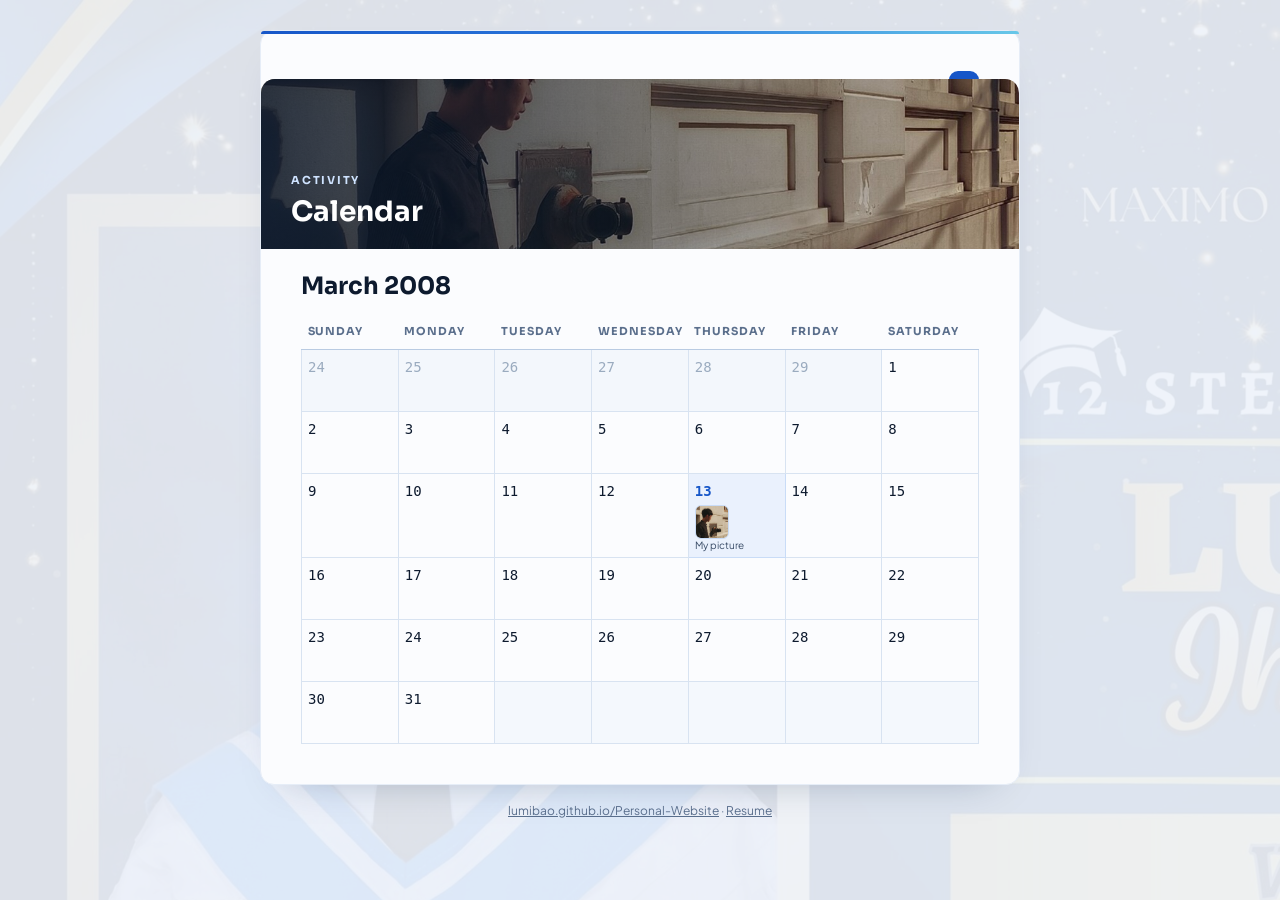
<file: calendar.html>
<!DOCTYPE html>
<html lang="en">
<head>
  <meta charset="utf-8">
  <meta name="viewport" content="width=device-width, initial-scale=1">
  <title>Calendar — March 2008</title>
  <meta name="description" content="March 2008 calendar.">
  <link rel="icon" href="assets/icons/JM.png" type="image/png">
  <link rel="apple-touch-icon" href="assets/icons/apple-touch-icon.png">
  <link rel="preload" href="assets/fonts/sora-latin.woff2" as="font" type="font/woff2" crossorigin>
  <link rel="preload" href="assets/fonts/plus-jakarta-sans-latin.woff2" as="font" type="font/woff2" crossorigin>
  <link rel="stylesheet" href="css/pages.css">
</head>
<body class="has-page-banner">

  <main class="sheet">

    <nav class="page-tools" aria-label="Page">
      <a class="back" href="index.html">&larr; Back to my site</a>
      <span class="logo-mark" aria-hidden="true">JM</span>
    </nav>

    <header class="page-banner">
      <img src="assets/images/pages/banner.jpg" alt="Jhon Mark leaning against a sunlit stone wall." width="2400" height="1200">
      <div class="page-banner__text">
        <p class="eyebrow">Activity</p>
        <h1>Calendar</h1>
      </div>
    </header>

    <div class="cal-head">
      <h2 id="cal-title">March 2008</h2>
    </div>

    <div class="cal-wrap">
      <table class="calendar" aria-labelledby="cal-title">
        <thead>
          <tr>
            <th scope="col">Sunday</th>
            <th scope="col">Monday</th>
            <th scope="col">Tuesday</th>
            <th scope="col">Wednesday</th>
            <th scope="col">Thursday</th>
            <th scope="col">Friday</th>
            <th scope="col">Saturday</th>
          </tr>
        </thead>
        <tbody>
          <tr>
            <td class="is-out">24</td>
            <td class="is-out">25</td>
            <td class="is-out">26</td>
            <td class="is-out">27</td>
            <td class="is-out">28</td>
            <td class="is-out">29</td>
            <td>1</td>
          </tr>
          <tr>
            <td>2</td>
            <td>3</td>
            <td>4</td>
            <td>5</td>
            <td>6</td>
            <td>7</td>
            <td>8</td>
          </tr>
          <tr>
            <td>9</td>
            <td>10</td>
            <td>11</td>
            <td>12</td>
            <td class="is-marked">
              <a class="day-mark" href="assets/images/pages/avatar.jpg">
                <span class="day-mark__num">13</span>
                <img class="day-mark__photo" src="assets/images/pages/avatar.jpg" alt="Jhon Mark L. Lumibao." width="420" height="420">
                <span class="day-mark__label">My picture</span>
              </a>
            </td>
            <td>14</td>
            <td>15</td>
          </tr>
          <tr>
            <td>16</td>
            <td>17</td>
            <td>18</td>
            <td>19</td>
            <td>20</td>
            <td>21</td>
            <td>22</td>
          </tr>
          <tr>
            <td>23</td>
            <td>24</td>
            <td>25</td>
            <td>26</td>
            <td>27</td>
            <td>28</td>
            <td>29</td>
          </tr>
          <tr>
            <td>30</td>
            <td>31</td>
            <td class="is-blank"></td>
            <td class="is-blank"></td>
            <td class="is-blank"></td>
            <td class="is-blank"></td>
            <td class="is-blank"></td>
          </tr>
        </tbody>
      </table>
    </div>

  </main>

  <p class="colophon">
    <a href="index.html">lumibao.github.io/Personal-Website</a> &middot;
    <a href="resume.html">Resume</a>
  </p>

</body>
</html>
</file>
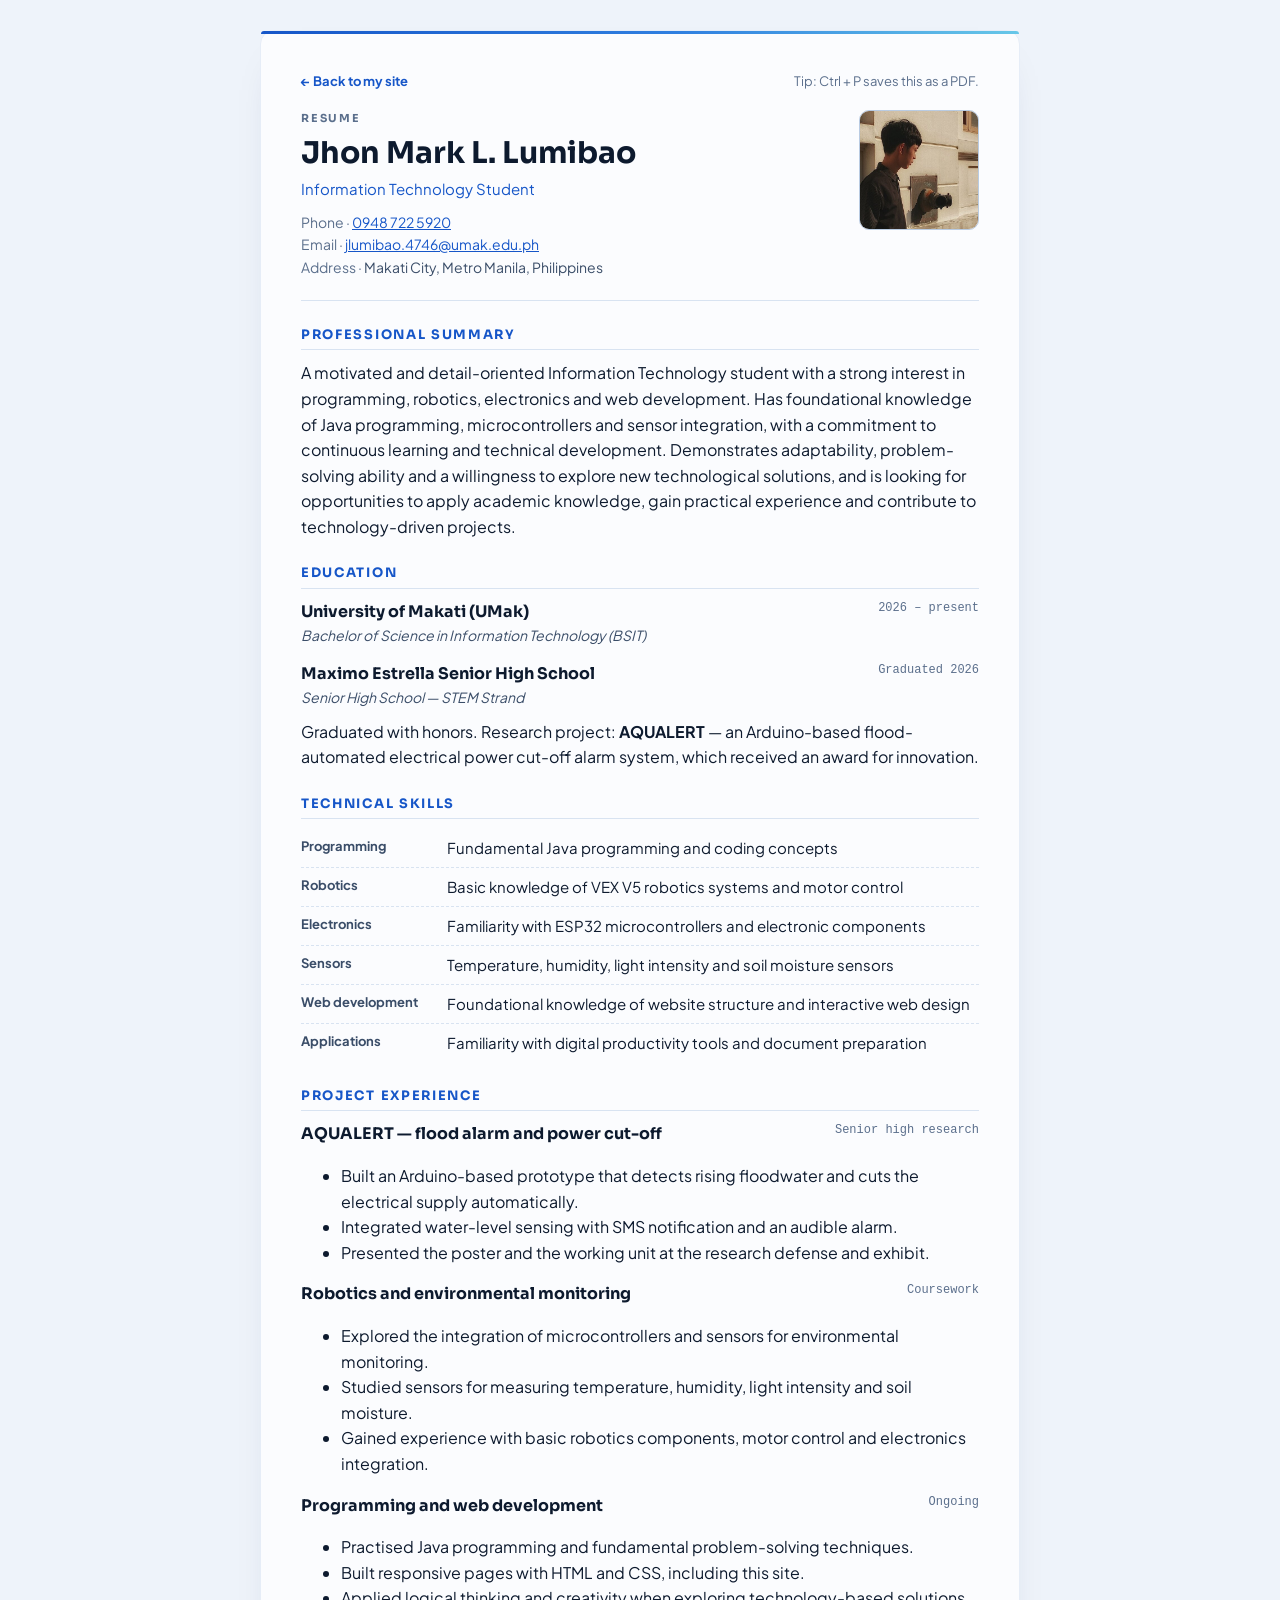
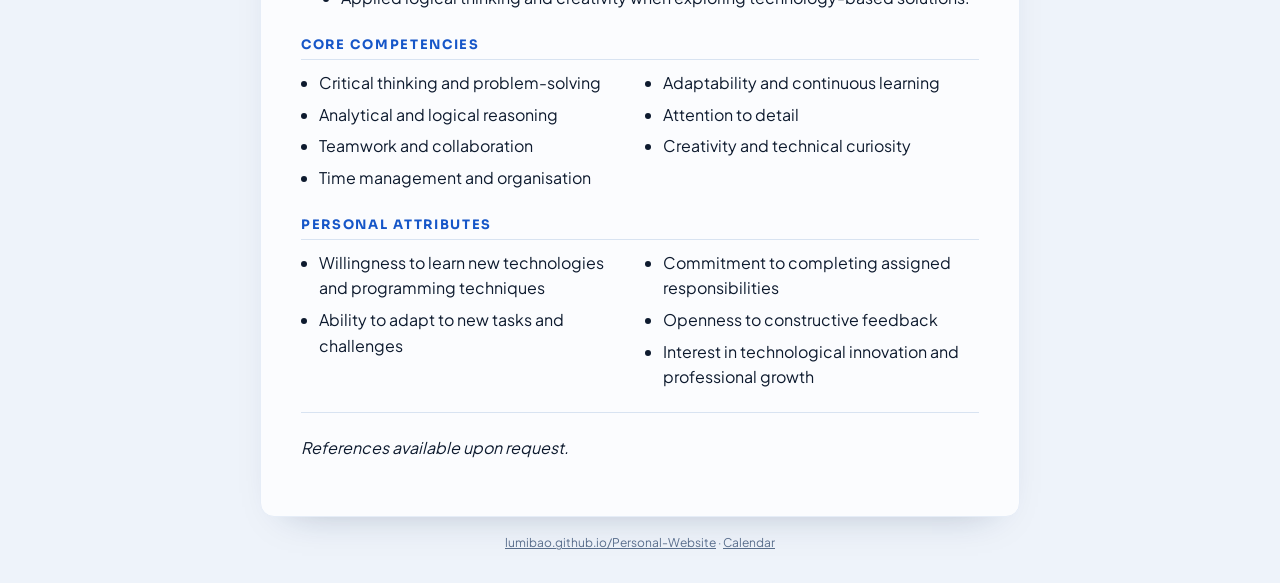
<file: resume.html>
<!DOCTYPE html>
<html lang="en">
<head>
  <meta charset="utf-8">
  <meta name="viewport" content="width=device-width, initial-scale=1">
  <title>Resume — Jhon Mark L. Lumibao</title>
  <meta name="description" content="Resume of Jhon Mark L. Lumibao, BSIT student at the University of Makati.">
  <link rel="icon" href="assets/icons/JM.png" type="image/png">
  <link rel="apple-touch-icon" href="assets/icons/apple-touch-icon.png">
  <link rel="preload" href="assets/fonts/sora-latin.woff2" as="font" type="font/woff2" crossorigin>
  <link rel="preload" href="assets/fonts/plus-jakarta-sans-latin.woff2" as="font" type="font/woff2" crossorigin>
  <link rel="stylesheet" href="css/pages.css">
</head>
<body>

  <main class="sheet">

    <nav class="page-tools" aria-label="Page">
      <a class="back" href="index.html">&larr; Back to my site</a>
      <span class="print-hint">Tip: Ctrl&nbsp;+&nbsp;P saves this as a PDF.</span>
    </nav>

    <header class="resume-top">
      <div class="resume-top__text">
        <p class="eyebrow">Resume</p>
        <h1 class="resume-name">Jhon Mark L. Lumibao</h1>
        <p class="resume-role">Information Technology Student</p>

        <ul class="resume-contact">
          <li><span>Phone&nbsp;&middot;&nbsp;</span><a href="tel:+639487225920">0948&nbsp;722&nbsp;5920</a></li>
          <li><span>Email&nbsp;&middot;&nbsp;</span><a href="mailto:jlumibao.4746@umak.edu.ph">jlumibao.4746@umak.edu.ph</a></li>
          <li><span>Address&nbsp;&middot;&nbsp;</span>Makati City, Metro Manila, Philippines</li>
        </ul>
      </div>

      <figure class="resume-photo">
        <img src="assets/images/pages/avatar.jpg" alt="Portrait of Jhon Mark L. Lumibao." width="420" height="420">
      </figure>
    </header>

    <hr class="rule">

    <section class="resume-section" aria-labelledby="summary">
      <h2 id="summary">Professional summary</h2>
      <p>
        A motivated and detail-oriented Information Technology student with a
        strong interest in programming, robotics, electronics and web
        development. Has foundational knowledge of Java programming,
        microcontrollers and sensor integration, with a commitment to continuous
        learning and technical development. Demonstrates adaptability,
        problem-solving ability and a willingness to explore new technological
        solutions, and is looking for opportunities to apply academic knowledge,
        gain practical experience and contribute to technology-driven projects.
      </p>
    </section>

    <section class="resume-section" aria-labelledby="education">
      <h2 id="education">Education</h2>

      <div class="resume-entry">
        <div class="resume-entry__head">
          <strong>University of Makati (UMak)</strong>
          <span>2026 &ndash; present</span>
        </div>
        <p class="resume-entry__sub">Bachelor of Science in Information Technology (BSIT)</p>
      </div>

      <div class="resume-entry">
        <div class="resume-entry__head">
          <strong>Maximo Estrella Senior High School</strong>
          <span>Graduated 2026</span>
        </div>
        <p class="resume-entry__sub">Senior High School &mdash; STEM Strand</p>
        <p>
          Graduated with honors. Research project:
          <strong>AQUALERT</strong> &mdash; an Arduino-based flood-automated
          electrical power cut-off alarm system, which received an award for
          innovation.
        </p>
      </div>
    </section>

    <section class="resume-section" aria-labelledby="skills">
      <h2 id="skills">Technical skills</h2>

      <dl class="skills-list">
        <div>
          <dt>Programming</dt>
          <dd>Fundamental Java programming and coding concepts</dd>
        </div>
        <div>
          <dt>Robotics</dt>
          <dd>Basic knowledge of VEX V5 robotics systems and motor control</dd>
        </div>
        <div>
          <dt>Electronics</dt>
          <dd>Familiarity with ESP32 microcontrollers and electronic components</dd>
        </div>
        <div>
          <dt>Sensors</dt>
          <dd>Temperature, humidity, light intensity and soil moisture sensors</dd>
        </div>
        <div>
          <dt>Web development</dt>
          <dd>Foundational knowledge of website structure and interactive web design</dd>
        </div>
        <div>
          <dt>Applications</dt>
          <dd>Familiarity with digital productivity tools and document preparation</dd>
        </div>
      </dl>
    </section>

    <section class="resume-section" aria-labelledby="projects">
      <h2 id="projects">Project experience</h2>

      <div class="resume-entry">
        <div class="resume-entry__head">
          <strong>AQUALERT &mdash; flood alarm and power cut-off</strong>
          <span>Senior high research</span>
        </div>
        <ul>
          <li>Built an Arduino-based prototype that detects rising floodwater and cuts the electrical supply automatically.</li>
          <li>Integrated water-level sensing with SMS notification and an audible alarm.</li>
          <li>Presented the poster and the working unit at the research defense and exhibit.</li>
        </ul>
      </div>

      <div class="resume-entry">
        <div class="resume-entry__head">
          <strong>Robotics and environmental monitoring</strong>
          <span>Coursework</span>
        </div>
        <ul>
          <li>Explored the integration of microcontrollers and sensors for environmental monitoring.</li>
          <li>Studied sensors for measuring temperature, humidity, light intensity and soil moisture.</li>
          <li>Gained experience with basic robotics components, motor control and electronics integration.</li>
        </ul>
      </div>

      <div class="resume-entry">
        <div class="resume-entry__head">
          <strong>Programming and web development</strong>
          <span>Ongoing</span>
        </div>
        <ul>
          <li>Practised Java programming and fundamental problem-solving techniques.</li>
          <li>Built responsive pages with HTML and CSS, including this site.</li>
          <li>Applied logical thinking and creativity when exploring technology-based solutions.</li>
        </ul>
      </div>
    </section>

    <section class="resume-section" aria-labelledby="competencies">
      <h2 id="competencies">Core competencies</h2>
      <ul class="two-col">
        <li>Critical thinking and problem-solving</li>
        <li>Analytical and logical reasoning</li>
        <li>Teamwork and collaboration</li>
        <li>Time management and organisation</li>
        <li>Adaptability and continuous learning</li>
        <li>Attention to detail</li>
        <li>Creativity and technical curiosity</li>
      </ul>
    </section>

    <section class="resume-section" aria-labelledby="attributes">
      <h2 id="attributes">Personal attributes</h2>
      <ul class="two-col">
        <li>Willingness to learn new technologies and programming techniques</li>
        <li>Ability to adapt to new tasks and challenges</li>
        <li>Commitment to completing assigned responsibilities</li>
        <li>Openness to constructive feedback</li>
        <li>Interest in technological innovation and professional growth</li>
      </ul>
    </section>

    <hr class="rule">

    <p><em>References available upon request.</em></p>

  </main>

  <p class="colophon">
    <a href="index.html">lumibao.github.io/Personal-Website</a> &middot;
    <a href="calendar.html">Calendar</a>
  </p>

</body>
</html>
</file>
<file: css/style.css>
@font-face {
  font-family: "Sora";
  src: url("../assets/fonts/sora-latin.woff2") format("woff2");
  font-weight: 100 800;
  font-style: normal;
  font-display: swap;
}

@font-face {
  font-family: "Plus Jakarta Sans";
  src: url("../assets/fonts/plus-jakarta-sans-latin.woff2") format("woff2");
  font-weight: 200 800;
  font-style: normal;
  font-display: swap;
}

:root {
    --font-display: "Sora", "Segoe UI", system-ui, -apple-system, sans-serif;
  --font-body: "Plus Jakarta Sans", "Segoe UI", system-ui, -apple-system, sans-serif;
  --font-mono: ui-monospace, "SFMono-Regular", "Cascadia Mono", "Consolas", monospace;

    --container: 1180px;
  --gutter: clamp(18px, 4vw, 40px);
  --section-y: clamp(72px, 9vw, 132px);
  --nav-height: 66px;

    --r-xl: 30px;
  --r-lg: 24px;
  --r-md: 18px;
  --r-sm: 12px;
  --r-pill: 999px;

    --t-fast: 160ms;
  --t-med: 300ms;
  --t-slow: 620ms;
  --ease: cubic-bezier(0.22, 0.61, 0.36, 1);
  --ease-spring: cubic-bezier(0.34, 1.4, 0.64, 1);

    color-scheme: dark;
  color-scheme: dark;

  --bg: #050b17;
  --bg-deep: #030711;
  --text: #eaf3ff;
  --text-soft: #d2e3f8;
  --muted: #9db2d0;
  --faint: #7c91b0;

  --accent: #8ecbff;
  --accent-bright: #67e8f9;
  --accent-soft: rgba(102, 179, 255, 0.14);
  --accent-ink: #04121f;
  --link: #a5d8ff;

  --glass: rgba(255, 255, 255, 0.055);
  --glass-strong: rgba(255, 255, 255, 0.09);
  --glass-soft: rgba(255, 255, 255, 0.03);
  --glass-border: rgba(255, 255, 255, 0.1);
  --glass-border-strong: rgba(255, 255, 255, 0.2);
  --glass-highlight: rgba(255, 255, 255, 0.16);
  --glass-solid: rgba(15, 28, 50, 0.9);
  --blur: 15px;

  --shadow-lg: 0 40px 90px -40px rgba(0, 0, 0, 0.85);
  --shadow-md: 0 24px 56px -30px rgba(0, 0, 0, 0.75);
  --shadow-sm: 0 12px 30px -18px rgba(0, 0, 0, 0.7);
  --glow: rgba(56, 189, 248, 0.18);
  --ring-track: rgba(255, 255, 255, 0.12);

  --hairline: rgba(255, 255, 255, 0.08);
  --chip-bg: rgba(255, 255, 255, 0.05);
  --nav-bg: rgba(9, 20, 38, 0.55);
  --nav-bg-scrolled: rgba(8, 18, 34, 0.82);
  --nav-bg-solid: rgba(10, 21, 40, 0.97);

  --btn-from: #2563eb;
  --btn-to: #0d47b0;
  --btn-ink: #ffffff;
  --btn-shadow: 0 16px 36px -14px rgba(47, 123, 255, 0.6);

  --scene-one: #1d4ed8;
  --scene-two: #0e7490;
  --scene-three: #3730a3;
  --scene-opacity: 0.55;
  --grid-line: rgba(148, 197, 255, 0.06);
  --grain-opacity: 0.04;

  --focus: #9bd8ff;
  --selection: rgba(125, 211, 252, 0.25);
  --scroll-thumb: rgba(148, 197, 255, 0.24);

  --lv-familiar-bg: rgba(142, 203, 255, 0.14);
  --lv-familiar-ink: #a9d8ff;
  --lv-learning-bg: rgba(103, 232, 249, 0.12);
  --lv-learning-ink: #8ceefb;
  --lv-beginner-bg: rgba(203, 213, 225, 0.12);
  --lv-beginner-ink: #c3d2e6;

  --overlay: rgba(2, 6, 14, 0.72);
  --dialog-bg: rgba(10, 22, 41, 0.94);
}

html:has(#theme-light:checked) {
  color-scheme: light;

  --bg: #eef5ff;
  --bg-deep: #dbe9fb;
  --text: #0a1930;
  --text-soft: #21395c;
  --muted: #4b6384;
  --faint: #5a708f;

  --accent: #1554d6;
  --accent-bright: #0a7fb8;
  --accent-soft: #e2edff;
  --accent-ink: #ffffff;
  --link: #1048b8;

  --glass: rgba(255, 255, 255, 0.58);
  --glass-strong: rgba(255, 255, 255, 0.8);
  --glass-soft: rgba(255, 255, 255, 0.34);
  --glass-border: rgba(21, 84, 214, 0.14);
  --glass-border-strong: rgba(21, 84, 214, 0.26);
  --glass-highlight: rgba(255, 255, 255, 0.75);
  --glass-solid: rgba(246, 250, 255, 0.92);
  --blur: 13px;

  --shadow-lg: 0 32px 70px -34px rgba(16, 52, 110, 0.38);
  --shadow-md: 0 18px 44px -26px rgba(16, 52, 110, 0.32);
  --shadow-sm: 0 8px 22px -14px rgba(16, 52, 110, 0.28);
  --glow: rgba(37, 99, 235, 0.2);
  --ring-track: rgba(21, 84, 214, 0.14);

  --hairline: rgba(13, 42, 90, 0.1);
  --chip-bg: rgba(255, 255, 255, 0.5);
  --nav-bg: rgba(255, 255, 255, 0.6);
  --nav-bg-scrolled: rgba(255, 255, 255, 0.82);
  --nav-bg-solid: rgba(252, 254, 255, 0.97);

  --btn-from: #1d5be0;
  --btn-to: #0b3ea8;
  --btn-ink: #ffffff;
  --btn-shadow: 0 14px 30px -12px rgba(21, 84, 214, 0.55);

  --scene-one: #8dbcff;
  --scene-two: #a8dcff;
  --scene-three: #b7c4ff;
  --scene-opacity: 0.7;
  --grid-line: rgba(21, 84, 214, 0.07);
  --grain-opacity: 0.035;

  --focus: #0f4bc4;
  --selection: rgba(37, 99, 235, 0.2);
  --scroll-thumb: rgba(21, 84, 214, 0.26);

    --lv-familiar-bg: rgba(21, 84, 214, 0.1);
  --lv-familiar-ink: #1048b8;
  --lv-learning-bg: rgba(8, 127, 168, 0.12);
  --lv-learning-ink: #06657f;
  --lv-beginner-bg: rgba(71, 88, 115, 0.12);
  --lv-beginner-ink: #3d506a;

    --overlay: rgba(9, 22, 43, 0.55);
  --dialog-bg: rgba(250, 253, 255, 0.94);
}
*,
*::before,
*::after {
  box-sizing: border-box;
}

html {
  -webkit-text-size-adjust: 100%;
  scroll-behavior: smooth;
  scroll-padding-top: calc(var(--nav-height) + 36px);
  overflow-x: hidden;
}

body {
  margin: 0;
  min-height: 100%;
  background: var(--bg);
  color: var(--text);
  font-family: var(--font-body);
  font-size: clamp(1rem, 0.96rem + 0.18vw, 1.0625rem);
  line-height: 1.7;
  font-weight: 400;
  letter-spacing: 0.002em;
  overflow-x: hidden;
  -webkit-font-smoothing: antialiased;
  text-rendering: optimizeLegibility;
  transition: background-color var(--t-slow) var(--ease), color var(--t-slow) var(--ease);
}

img,
svg,
picture {
  display: block;
  max-width: 100%;
}

img {
  height: auto;
}

button,
input,
textarea,
select {
  font: inherit;
  color: inherit;
}

button {
  border: 0;
  background: none;
  cursor: pointer;
}

a {
  color: var(--link);
  text-decoration: none;
  transition: color var(--t-fast) var(--ease), opacity var(--t-fast) var(--ease);
}

a:hover {
  color: var(--accent-bright);
}

h1, h2, h3, h4 {
  margin: 0;
  font-family: var(--font-display);
  font-weight: 600;
  line-height: 1.15;
  letter-spacing: -0.02em;
  text-wrap: balance;
}

p {
  margin: 0;
  text-wrap: pretty;
}

ul, ol {
  margin: 0;
  padding: 0;
  list-style: none;
}

dl, dd {
  margin: 0;
}

blockquote, figure {
  margin: 0;
}

code, kbd {
  font-family: var(--font-mono);
  font-size: 0.86em;
}

code {
  padding: 0.12em 0.4em;
  border-radius: 6px;
  background: var(--accent-soft);
  color: var(--text-soft);
  border: 1px solid var(--glass-border);
  white-space: nowrap;
}

kbd {
  padding: 0.15em 0.5em;
  border-radius: 6px;
  border: 1px solid var(--glass-border-strong);
  background: var(--glass);
  color: var(--text-soft);
}

::selection {
  background: var(--selection);
  color: var(--text);
}

@media (min-width: 900px) {
  html {
    scrollbar-color: var(--scroll-thumb) transparent;
    scrollbar-width: thin;
  }

  ::-webkit-scrollbar {
    width: 10px;
  }

  ::-webkit-scrollbar-track {
    background: transparent;
  }

  ::-webkit-scrollbar-thumb {
    background: var(--scroll-thumb);
    border-radius: 999px;
    border: 3px solid transparent;
    background-clip: content-box;
  }

  ::-webkit-scrollbar-thumb:hover {
    background: var(--accent);
    background-clip: content-box;
  }
}

.visually-hidden {
  position: absolute !important;
  width: 1px;
  height: 1px;
  padding: 0;
  margin: -1px;
  overflow: hidden;
  clip: rect(0 0 0 0);
  clip-path: inset(50%);
  white-space: nowrap;
  border: 0;
}

.skip-link {
  position: fixed;
  top: 12px;
  left: 12px;
  z-index: 3000;
  padding: 0.7rem 1.1rem;
  border-radius: var(--r-sm);
  background: var(--accent);
  color: var(--accent-ink);
  font-weight: 600;
  transform: translateY(-160%);
  transition: transform var(--t-fast) var(--ease);
}

.skip-link:focus {
  transform: translateY(0);
  color: var(--accent-ink);
}

:focus-visible {
  outline: 2px solid var(--focus);
  outline-offset: 3px;
  border-radius: 4px;
}

.sprite {
  position: absolute;
  width: 0;
  height: 0;
  overflow: hidden;
  pointer-events: none;
}

svg {
  width: 1.15em;
  height: 1.15em;
  flex: none;
}

.container {
  width: min(var(--container), 100% - (2 * var(--gutter)));
  margin-inline: auto;
}

.section {
  position: relative;
  padding-block: var(--section-y);
}

.section__head {
  max-width: 720px;
  margin-bottom: clamp(32px, 5vw, 56px);
}

.section__head--center {
  margin-inline: auto;
  text-align: center;
}

.section__title {
  margin-top: 14px;
  font-size: clamp(1.95rem, 1.15rem + 3vw, 3.2rem);
  letter-spacing: -0.035em;
  color: var(--text);
}

.section__title::after {
  content: "";
  display: block;
  width: 46px;
  height: 2px;
  margin-top: 18px;
  border-radius: 2px;
  background: linear-gradient(90deg, var(--accent), transparent);
  opacity: 0.6;
}

.section__head--center .section__title::after {
  width: 64px;
  margin-inline: auto;
  background: linear-gradient(90deg, transparent, var(--accent), transparent);
}

.section__lead {
  max-width: 62ch;
  margin-top: 16px;
  color: var(--muted);
  font-size: clamp(1rem, 0.94rem + 0.28vw, 1.1rem);
  line-height: 1.75;
}

.section__head--center .section__lead {
  margin-inline: auto;
}

.eyebrow {
  display: inline-flex;
  align-items: center;
  gap: 10px;
  font-family: var(--font-display);
  font-size: 0.74rem;
  font-weight: 600;
  letter-spacing: 0.16em;
  text-transform: uppercase;
  color: var(--accent);
}

.eyebrow__dot {
  position: relative;
  width: 7px;
  height: 7px;
  border-radius: 50%;
  background: var(--accent);
  box-shadow: 0 0 0 4px var(--accent-soft), 0 0 18px 2px var(--glow);
}

.eyebrow__dot::after {
  content: "";
  position: absolute;
  inset: -4px;
  border-radius: inherit;
  border: 1px solid var(--accent);
  animation: dot-ripple 3.2s var(--ease) infinite;
  pointer-events: none;
}

.scene {
  position: fixed;
  inset: 0;
  z-index: -1;
  overflow: hidden;
  pointer-events: none;
  background:
    radial-gradient(1200px 700px at 78% -12%, var(--accent-soft), transparent 62%),
    linear-gradient(180deg, var(--bg) 0%, var(--bg-deep) 100%);
  transition: background-color var(--t-slow) var(--ease);
}

.scene__orb {
  position: absolute;
  display: block;
  border-radius: 50%;
  opacity: var(--scene-opacity);
  }

.scene__orb--one {
  top: -12%;
  right: -8%;
  width: 46vw;
  height: 46vw;
  max-width: 620px;
  max-height: 620px;
  background: radial-gradient(circle at 50% 50%, var(--scene-one), transparent 68%);
  animation: drift-one 26s var(--ease) infinite alternate;
}

.scene__orb--two {
  bottom: -18%;
  left: -12%;
  width: 52vw;
  height: 52vw;
  max-width: 700px;
  max-height: 700px;
  background: radial-gradient(circle at 50% 50%, var(--scene-two), transparent 66%);
  animation: drift-two 32s var(--ease) infinite alternate;
}

.scene__orb--three {
  top: 38%;
  left: 42%;
  width: 34vw;
  height: 34vw;
  max-width: 460px;
  max-height: 460px;
  background: radial-gradient(circle at 50% 50%, var(--scene-three), transparent 70%);
  animation: drift-three 38s var(--ease) infinite alternate;
}

.scene__grid {
  position: absolute;
  inset: 0;
  background-image:
    linear-gradient(to right, var(--grid-line) 1px, transparent 1px),
    linear-gradient(to bottom, var(--grid-line) 1px, transparent 1px);
  background-size: 72px 72px;
  mask-image: radial-gradient(circle at 50% 22%, #000 0%, transparent 78%);
  -webkit-mask-image: radial-gradient(circle at 50% 22%, #000 0%, transparent 78%);
  opacity: 0.9;
}

.scene__noise {
  position: absolute;
  inset: -50%;
  opacity: var(--grain-opacity);
  background-image: url("data:image/svg+xml,%3Csvg xmlns='http://www.w3.org/2000/svg' width='240' height='240'%3E%3Cfilter id='n'%3E%3CfeTurbulence type='fractalNoise' baseFrequency='0.82' numOctaves='3' stitchTiles='stitch'/%3E%3C/filter%3E%3Crect width='240' height='240' filter='url(%23n)' opacity='0.55'/%3E%3C/svg%3E");
  background-size: 240px 240px;
  pointer-events: none;
}

.glass {
  position: relative;
  background: var(--glass);
  border: 1px solid var(--glass-border);
  border-radius: var(--r-lg);
  box-shadow: var(--shadow-md);
  -webkit-backdrop-filter: blur(var(--blur)) saturate(140%);
  backdrop-filter: blur(var(--blur)) saturate(140%);
  transition:
    background-color var(--t-med) var(--ease),
    border-color var(--t-med) var(--ease),
    box-shadow var(--t-med) var(--ease),
    transform var(--t-med) var(--ease);
}

.glass::before {
  content: "";
  position: absolute;
  inset: 0;
  border-radius: inherit;
  padding: 1px;
  background: linear-gradient(160deg, var(--glass-highlight), transparent 42%);
  -webkit-mask: linear-gradient(#000 0 0) content-box, linear-gradient(#000 0 0);
  mask: linear-gradient(#000 0 0) content-box, linear-gradient(#000 0 0);
  -webkit-mask-composite: xor;
  mask-composite: exclude;
  opacity: 0.7;
  pointer-events: none;
}

@media (max-width: 820px), (hover: none) and (pointer: coarse) {
  .glass,
  .nav__bar,
  .filters,
  .contact__block--soft {
    background: var(--glass-solid);
    -webkit-backdrop-filter: none;
    backdrop-filter: none;
  }
}

@media (prefers-reduced-transparency: reduce) {
  .glass,
  .nav__bar,
  .filters,
  .contact__block--soft {
    background: var(--glass-solid);
    -webkit-backdrop-filter: none;
    backdrop-filter: none;
  }
}

@supports not (backdrop-filter: blur(1px)) {
  .glass {
    background: var(--glass-strong);
  }
}

.btn {
  --btn-y: 0px;
  position: relative;
  display: inline-flex;
  align-items: center;
  justify-content: center;
  gap: 10px;
  min-height: 50px;
  padding: 0.8rem 1.5rem;
  border-radius: var(--r-pill);
  font-family: var(--font-display);
  font-size: 0.94rem;
  font-weight: 600;
  letter-spacing: 0.005em;
  white-space: nowrap;
  transform: translateY(var(--btn-y));
  transition:
    transform var(--t-med) var(--ease),
    box-shadow var(--t-med) var(--ease),
    background-color var(--t-med) var(--ease),
    border-color var(--t-med) var(--ease),
    color var(--t-med) var(--ease);
}

.btn__icon {
  transition: transform var(--t-med) var(--ease);
}

.btn--primary {
  overflow: hidden;
  isolation: isolate;
  color: var(--btn-ink);
  background: linear-gradient(135deg, var(--btn-from), var(--btn-to));
  border: 1px solid rgba(255, 255, 255, 0.16);
  box-shadow: var(--btn-shadow), inset 0 1px 0 rgba(255, 255, 255, 0.28);
}

.btn--primary:hover {
  color: var(--btn-ink);
  --btn-y: -3px;
  box-shadow: 0 22px 44px -16px var(--glow), inset 0 1px 0 rgba(255, 255, 255, 0.32);
}

.btn--primary:hover .btn__icon {
  transform: translateX(3px);
}

.btn--primary::after {
  content: "";
  position: absolute;
  inset: 0;
  z-index: -1;
  background: linear-gradient(
    105deg,
    transparent 34%,
    rgba(255, 255, 255, 0.3) 48%,
    transparent 62%
  );
  transform: translateX(-130%);
  transition: transform 720ms var(--ease);
  pointer-events: none;
}

.btn--primary:hover::after {
  transform: translateX(130%);
}

.btn--ghost {
  color: var(--text);
  background: var(--glass);
  border: 1px solid var(--glass-border-strong);
  -webkit-backdrop-filter: blur(12px);
  backdrop-filter: blur(12px);
  box-shadow: var(--shadow-sm);
}

.btn--ghost:hover {
  color: var(--text);
  --btn-y: -3px;
  background: var(--glass-strong);
  border-color: var(--accent);
  box-shadow: 0 18px 38px -18px var(--glow);
}

.btn--ghost:hover .btn__icon {
  transform: translateY(2px);
}

.btn:active {
  --btn-y: 0px;
}

.chip {
  display: inline-flex;
  align-items: center;
  gap: 7px;
  border-radius: var(--r-pill);
  border: 1px solid var(--glass-border);
  background: var(--chip-bg);
  color: var(--text-soft);
  font-size: 0.82rem;
  line-height: 1.4;
}

.chip {
  padding: 0.48rem 0.85rem;
  -webkit-backdrop-filter: blur(10px);
  backdrop-filter: blur(10px);
}

.chip svg {
  color: var(--accent);
}

.level {
  display: inline-flex;
  align-items: center;
  gap: 6px;
  padding: 0.3rem 0.65rem;
  border-radius: var(--r-pill);
  font-family: var(--font-display);
  font-size: 0.7rem;
  font-weight: 600;
  letter-spacing: 0.06em;
  text-transform: uppercase;
}

.level--familiar {
  background: var(--lv-familiar-bg);
  color: var(--lv-familiar-ink);
}

.level--learning {
  background: var(--lv-learning-bg);
  color: var(--lv-learning-ink);
}

.level--beginner {
  background: var(--lv-beginner-bg);
  color: var(--lv-beginner-ink);
}

.dots {
  display: inline-flex;
  gap: 4px;
}

.dots i {
  display: block;
  width: 16px;
  height: 4px;
  border-radius: 999px;
  background: var(--ring-track);
}

.dots i.is-on {
  background: linear-gradient(90deg, var(--accent-bright), var(--accent));
}

.pulse-dot {
  position: relative;
  display: inline-block;
  width: 8px;
  height: 8px;
  flex: none;
  border-radius: 50%;
  background: #38d39f;
  box-shadow: 0 0 0 3px rgba(56, 211, 159, 0.16);
}

.pulse-dot::after {
  content: "";
  position: absolute;
  inset: 0;
  border-radius: inherit;
  background: inherit;
  animation: pulse-ring 2.6s var(--ease) infinite;
}

.nav {
  position: fixed;
  top: 0;
  left: 0;
  right: 0;
  z-index: 1200;
  padding: clamp(10px, 1.6vw, 16px) var(--gutter);
  pointer-events: none;
}

.nav__bar {
  position: relative;
  display: flex;
  align-items: center;
  gap: clamp(10px, 2vw, 26px);
  width: min(var(--container), 100%);
  margin-inline: auto;
  padding: 9px 10px 9px 14px;
  border-radius: var(--r-pill);
    background: var(--nav-bg-scrolled);
  box-shadow: var(--shadow-sm);
  pointer-events: auto;
}

@media (max-width: 820px), (hover: none) and (pointer: coarse) {
  .nav__bar {
    background: var(--nav-bg-solid);
    -webkit-backdrop-filter: none;
    backdrop-filter: none;
  }
}

.brand {
  display: inline-flex;
  align-items: center;
  gap: 11px;
  flex: none;
  color: var(--text);
  border-radius: var(--r-pill);
}

.brand:hover {
  color: var(--text);
}

.brand__mark {
  display: grid;
  place-items: center;
  width: 40px;
  height: 40px;
  border-radius: 13px;
  font-family: var(--font-display);
  font-size: 0.84rem;
  font-weight: 700;
  letter-spacing: 0.06em;
  color: #f4fbff;
  background: linear-gradient(145deg, #2563eb, #0b3ea8);
  box-shadow:
    0 10px 24px -12px rgba(29, 78, 216, 0.9),
    inset 0 1px 0 rgba(255, 255, 255, 0.38);
  transition: transform var(--t-med) var(--ease-spring);
}

.brand:hover .brand__mark {
  transform: rotate(-6deg) scale(1.04);
}

.brand__text {
  display: grid;
  gap: 1px;
  line-height: 1.1;
}

.brand__name {
  font-family: var(--font-display);
  font-size: 0.94rem;
  font-weight: 600;
  letter-spacing: -0.01em;
}

.brand__sub {
  font-size: 0.66rem;
  letter-spacing: 0.16em;
  text-transform: uppercase;
  color: var(--faint);
}

.nav__links {
  display: flex;
  align-items: center;
  gap: 2px;
  margin-inline: auto;
}

.nav__link {
  position: relative;
  display: inline-flex;
  align-items: center;
  padding: 0.52rem clamp(0.55rem, 0.9vw, 0.85rem);
  border-radius: var(--r-pill);
  font-size: 0.86rem;
  font-weight: 500;
  color: var(--muted);
  transition: color var(--t-fast) var(--ease), background-color var(--t-fast) var(--ease);
}

.nav__link::after {
  content: "";
  position: absolute;
  bottom: 4px;
  left: 50%;
  width: 0;
  height: 2px;
  border-radius: 2px;
  background: linear-gradient(90deg, var(--accent-bright), var(--accent));
  transform: translateX(-50%);
  transition: width var(--t-med) var(--ease);
}

.nav__link--page {
  display: inline-flex;
  align-items: center;
  gap: 4px;
  margin-left: 4px;
  color: var(--text-soft);
}

.nav__link--page-first {
  margin-left: 10px;
  padding-left: 14px;
  border-left: 1px solid var(--hairline);
}

@media (max-width: 1140px) {
  .nav__link-icon {
    display: none;
  }
}

.nav__link-icon {
  width: 11px;
  height: 11px;
  opacity: 0.55;
}

.nav__link:hover {
  color: var(--text);
  background: var(--accent-soft);
}

.nav__link:hover::after,
.nav__link:focus-visible::after {
  width: 16px;
}

.nav__actions {
  display: flex;
  align-items: center;
  gap: 8px;
  flex: none;
}

.theme-toggle {
  position: relative;
  display: inline-flex;
  padding: 6px;
  border-radius: var(--r-pill);
  color: var(--muted);
}

.theme-toggle__input {
  position: absolute;
  width: 1px;
  height: 1px;
  margin: -1px;
  padding: 0;
  overflow: hidden;
  clip-path: inset(50%);
  white-space: nowrap;
  border: 0;
}

.theme-toggle__track {
  position: relative;
  display: flex;
  align-items: center;
  justify-content: space-between;
  width: 62px;
  height: 32px;
  padding-inline: 7px;
  border-radius: var(--r-pill);
  border: 1px solid var(--glass-border-strong);
  background: var(--glass-soft);
  transition: background-color var(--t-med) var(--ease), border-color var(--t-med) var(--ease);
}

.theme-toggle__side {
  position: relative;
  z-index: 2;
  display: grid;
  place-items: center;
  cursor: pointer;
}

.theme-toggle__thumb {
  position: absolute;
  z-index: 1;
  top: 3px;
  left: 3px;
  width: 24px;
  height: 24px;
  border-radius: 50%;
  background: linear-gradient(145deg, #8ed3ff, #2f7bff);
  box-shadow: 0 3px 8px rgba(10, 30, 60, 0.28);
  transition: transform var(--t-med) var(--ease-spring), background var(--t-med) var(--ease);
}

html:has(#theme-light:checked) .theme-toggle__thumb {
  transform: translateX(0);
  background: linear-gradient(145deg, #ffffff, #d8e8ff);
}

html:has(#theme-dark:checked) .theme-toggle__thumb {
  transform: translateX(30px);
}

.theme-toggle__input:focus-visible ~ .theme-toggle__track {
  outline: 2px solid var(--focus);
  outline-offset: 3px;
}

.nav__progress {
  position: absolute;
  left: 22px;
  right: 22px;
  bottom: 3px;
  height: 1.5px;
  border-radius: 2px;
  overflow: hidden;
  pointer-events: none;
}

.nav__progress span {
  display: block;
  width: 100%;
  height: 100%;
  border-radius: inherit;
  background: linear-gradient(90deg, var(--accent-bright), var(--accent));
  transform: scaleX(0);
  transform-origin: left center;
  opacity: 0.55;
}

@supports (animation-timeline: scroll()) {
  @media (prefers-reduced-motion: no-preference) {
    .nav__progress span {
      animation: nav-progress linear both;
      animation-timeline: scroll(root block);
    }
  }
}

@keyframes nav-progress {
  from { transform: scaleX(0); }
  to   { transform: scaleX(1); }
}

.masthead {
  height: clamp(200px, 26vw, 340px);
  margin: calc(var(--nav-height) + clamp(12px, 1.8vw, 22px)) auto 0;
  overflow: hidden;
  border: 1px solid var(--glass-border);
  border-radius: var(--r-xl);
}

.masthead img {
  display: block;
  width: 100%;
  height: 100%;
  object-fit: cover;
  object-position: center top;
}

.masthead + .hero {
  min-height: auto;
  padding-top: clamp(38px, 6vw, 76px);
}

.hero {
  position: relative;
  display: flex;
  flex-direction: column;
  justify-content: center;
  min-height: 100vh;
  min-height: 100svh;
  padding-top: calc(var(--nav-height) + clamp(56px, 10vh, 110px));
  padding-bottom: clamp(64px, 9vw, 120px);
  overflow: clip;
  scroll-margin-top: 0;
}

.hero__inner {
  display: grid;
  grid-template-columns: minmax(0, 1.04fr) minmax(0, 0.96fr);
  align-items: center;
  gap: clamp(36px, 6vw, 84px);
}

.hero__content {
  max-width: 660px;
}

.hero__title {
  margin-top: 18px;
  font-size: clamp(2.55rem, 1.35rem + 5.6vw, 4.6rem);
  line-height: 0.99;
  letter-spacing: -0.045em;
  font-weight: 600;
}

.hero__title-line {
  display: block;
  overflow: hidden;
  padding-bottom: 0.06em;
}

.hero__title-line > span {
  display: block;
}

.hero__title em {
  font-style: normal;
  color: var(--accent);
}

@supports (background-clip: text) {
  .hero__title em {
    background: linear-gradient(104deg, var(--accent) 6%, var(--accent-bright) 58%, #7f7bff 100%);
    -webkit-background-clip: text;
    background-clip: text;
    color: transparent;
    -webkit-text-fill-color: transparent;
  }
}

.hero__title-line > span {
  animation: line-rise 1s var(--ease) both;
}

.hero__title-line:nth-child(2) > span {
  animation-delay: 140ms;
}

.hero__role {
  display: flex;
  align-items: baseline;
  flex-wrap: wrap;
  gap: 10px;
  margin-top: 24px;
  font-family: var(--font-display);
}

.hero__role-label {
  font-size: 0.72rem;
  font-weight: 600;
  letter-spacing: 0.18em;
  text-transform: uppercase;
  color: var(--faint);
}

.hero__roles {
  display: inline-grid;
  min-height: 1.4em;
  font-size: clamp(1.05rem, 0.98rem + 0.45vw, 1.3rem);
  font-weight: 600;
  color: var(--accent);
  letter-spacing: -0.01em;
  vertical-align: bottom;
}

.hero__role-item {
  grid-area: 1 / 1;
  opacity: 0;
  animation: role-cycle 16s var(--ease) infinite;
}

.hero__role-item:nth-child(1) { animation-delay: 0s; }
.hero__role-item:nth-child(2) { animation-delay: 4s; }
.hero__role-item:nth-child(3) { animation-delay: 8s; }
.hero__role-item:nth-child(4) { animation-delay: 12s; }

@keyframes role-cycle {
  0%   { opacity: 0; transform: translateY(7px); }
  2%   { opacity: 1; transform: translateY(0); }
  23%  { opacity: 1; transform: translateY(0); }
  25%  { opacity: 0; transform: translateY(-7px); }
  100% { opacity: 0; transform: translateY(-7px); }
}

@media (prefers-reduced-motion: reduce) {
  .hero__role-item {
    animation: none;
    opacity: 0;
  }

  .hero__role-item:first-child {
    opacity: 1;
    transform: none;
  }
}

.hero__caret {
  display: inline-block;
  width: 2px;
  height: 1.05em;
  margin-left: -4px;
  border-radius: 2px;
  background: var(--accent);
  transform: translateY(0.12em);
  animation: caret-blink 1.05s steps(1, end) infinite;
}

.hero__intro {
  max-width: 30ch;
  margin-top: 22px;
  font-size: clamp(1.16rem, 1.02rem + 0.7vw, 1.45rem);
  line-height: 1.5;
  letter-spacing: -0.01em;
  color: var(--text-soft);
  font-weight: 500;
}

.hero__sub {
  max-width: 52ch;
  margin-top: 16px;
  color: var(--muted);
  font-size: clamp(0.94rem, 0.9rem + 0.2vw, 1rem);
  line-height: 1.75;
}

.hero__actions {
  display: flex;
  flex-wrap: wrap;
  gap: 12px;
  margin-top: 30px;
}

.hero__chips {
  display: flex;
  flex-wrap: wrap;
  gap: 8px;
  margin-top: 28px;
}

.hero__chips .chip {
  font-size: 0.78rem;
  padding: 0.4rem 0.75rem;
}

.hero__visual {
  position: relative;
  display: grid;
  place-items: center;
  min-height: min(560px, 72vw);
}

.portrait {
  position: relative;
  width: min(410px, 88%);
  animation: float-soft 9s var(--ease) infinite;
}

.portrait__glow {
  position: absolute;
  inset: -16% -20%;
  border-radius: 50%;
  background: radial-gradient(circle at 50% 42%, var(--glow), transparent 66%);
  filter: blur(14px);
  animation: glow-breathe 9s var(--ease) infinite;
  pointer-events: none;
}

.portrait__ring {
  position: absolute;
  inset: -7% -9%;
  border-radius: 50%;
  border: 1px dashed var(--glass-border-strong);
  animation: spin 70s linear infinite;
  pointer-events: none;
}

.portrait__ring::before {
  content: "";
  position: absolute;
  top: 8%;
  left: 14%;
  width: 9px;
  height: 9px;
  border-radius: 50%;
  background: var(--accent);
  box-shadow: 0 0 16px 3px var(--glow);
}

.portrait__card {
  position: relative;
  padding: 11px;
  border-radius: var(--r-xl);
  transform: rotate(-2.2deg);
  box-shadow: var(--shadow-lg);
  transition: transform var(--t-slow) var(--ease), box-shadow var(--t-slow) var(--ease);
}

.portrait__card:hover {
  transform: rotate(0deg) translateY(-6px);
  box-shadow: 0 44px 90px -36px var(--glow), var(--shadow-lg);
}

.portrait__frame {
  overflow: hidden;
  border-radius: 21px;
  background: var(--bg-deep);
}

.portrait__frame img {
  width: 100%;
  aspect-ratio: 4 / 5;
  object-fit: cover;
  transition: transform 1.2s var(--ease);
}

.portrait__card:hover .portrait__frame img {
  transform: scale(1.035);
}

.portrait__caption {
  display: flex;
  align-items: center;
  gap: 8px;
  padding: 11px 6px 2px;
  font-size: 0.78rem;
  color: var(--muted);
}

.portrait__dot {
  width: 7px;
  height: 7px;
  flex: none;
  border-radius: 50%;
  background: #38d39f;
  box-shadow: 0 0 0 3px rgba(56, 211, 159, 0.16);
}

.float-chip {
  position: absolute;
  display: flex;
  align-items: center;
  gap: 10px;
  padding: 11px 14px;
  border-radius: 16px;
  font-size: 0.8rem;
  line-height: 1.3;
  color: var(--text);
  background: var(--glass-strong);
  box-shadow: var(--shadow-md);
  animation: float-soft 8s var(--ease) infinite;
  z-index: 2;
}

.float-chip svg {
  width: 18px;
  height: 18px;
  color: var(--accent);
}

.float-chip span {
  display: grid;
  gap: 1px;
  font-weight: 500;
}

.float-chip small {
  font-size: 0.6rem;
  font-weight: 600;
  letter-spacing: 0.14em;
  text-transform: uppercase;
  color: var(--faint);
}

.float-chip--one {
  top: 6%;
  left: -6%;
  animation-delay: -1.4s;
}

.float-chip--two {
  right: -8%;
  bottom: 24%;
  animation-delay: -3.6s;
}

.float-chip--three {
  left: 2%;
  bottom: 3%;
  animation-delay: -5.2s;
}

.hero__watermark {
  position: absolute;
  z-index: 0;
  top: 50%;
  left: 50%;
  transform: translate(-50%, -54%);
  font-family: var(--font-display);
  font-size: clamp(11rem, 26vw, 20rem);
  font-weight: 700;
  line-height: 0.74;
  letter-spacing: -0.09em;
  color: transparent;
  -webkit-text-stroke: 1px var(--glass-border-strong);
  opacity: 0.5;
  user-select: none;
  pointer-events: none;
}

.portrait {
  z-index: 1;
}

.hero__scroll {
  position: absolute;
  left: 50%;
  bottom: 20px;
  display: inline-flex;
  align-items: center;
  gap: 10px;
  transform: translateX(-50%);
  font-family: var(--font-display);
  font-size: 0.68rem;
  font-weight: 500;
  letter-spacing: 0.18em;
  text-transform: uppercase;
  color: var(--faint);
}

.hero__scroll:hover {
  color: var(--accent);
}

.hero__scroll-track {
  position: relative;
  display: block;
  width: 20px;
  height: 32px;
  border: 1px solid var(--glass-border-strong);
  border-radius: 999px;
}

.hero__scroll-dot {
  position: absolute;
  top: 6px;
  left: 50%;
  width: 3px;
  height: 7px;
  border-radius: 2px;
  background: var(--accent);
  transform: translateX(-50%);
  animation: scroll-dot 2.4s var(--ease) infinite;
}

.ticker {
  position: relative;
  overflow: hidden;
  padding-block: 13px;
  border-block: 1px solid var(--hairline);
  background: linear-gradient(
    90deg,
    transparent,
    var(--glass-soft) 18%,
    var(--glass-soft) 82%,
    transparent
  );
  -webkit-mask-image: linear-gradient(90deg, transparent, #000 7%, #000 93%, transparent);
  mask-image: linear-gradient(90deg, transparent, #000 7%, #000 93%, transparent);
}

.ticker__track {
  display: flex;
  width: max-content;
  animation: ticker-slide 52s linear infinite;
}

.ticker:hover .ticker__track,
.ticker:focus-within .ticker__track {
  animation-play-state: paused;
}

.ticker__group {
  display: flex;
  align-items: center;
  gap: clamp(26px, 4vw, 54px);
  padding-right: clamp(26px, 4vw, 54px);
}

.ticker__item {
  display: inline-flex;
  align-items: center;
  gap: 9px;
  white-space: nowrap;
  font-family: var(--font-display);
  font-size: 0.7rem;
  font-weight: 500;
  letter-spacing: 0.16em;
  text-transform: uppercase;
  color: var(--faint);
}

.ticker__item svg {
  color: var(--accent);
  opacity: 0.85;
}

.ticker__item em {
  font-style: normal;
  color: var(--text-soft);
}

@keyframes ticker-slide {
  from {
    transform: translate3d(0, 0, 0);
  }
  to {
    transform: translate3d(-50%, 0, 0);
  }
}

@media (prefers-reduced-motion: reduce) {
  .ticker__track {
    animation: none;
  }

  .ticker__group:nth-child(2) {
    display: none;
  }
}

.about__grid {
  display: grid;
  grid-template-columns: minmax(0, 0.84fr) minmax(0, 1.16fr);
  align-items: start;
  gap: clamp(22px, 3.4vw, 46px);
}

.about__media {
  display: grid;
  gap: 18px;
}

.photo-frame {
  padding: 10px;
  border-radius: var(--r-xl);
  overflow: hidden;
}

.photo-frame img {
  width: 100%;
  aspect-ratio: 4 / 5;
  object-fit: cover;
  border-radius: 21px;
  background: var(--bg-deep);
}

.photo-frame figcaption {
  display: flex;
  align-items: center;
  justify-content: space-between;
  gap: 10px;
  padding: 11px 6px 2px;
}

.photo-frame__tag {
  font-family: var(--font-display);
  font-size: 0.68rem;
  font-weight: 600;
  letter-spacing: 0.14em;
  text-transform: uppercase;
  color: var(--accent);
}

.photo-frame__hint {
  font-family: var(--font-mono);
  font-size: 0.66rem;
  color: var(--faint);
  overflow: hidden;
  text-overflow: ellipsis;
  white-space: nowrap;
}

.quote-card {
  padding: 22px 24px 20px;
  border-radius: var(--r-lg);
}

.quote-card__icon {
  width: 26px;
  height: 26px;
  color: var(--accent);
  opacity: 0.55;
}

.quote-card p {
  margin-top: 10px;
  font-family: var(--font-display);
  font-size: 1rem;
  line-height: 1.6;
  letter-spacing: -0.01em;
  color: var(--text-soft);
}

.quote-card__by {
  display: inline-block;
  margin-top: 12px;
  font-size: 0.68rem;
  font-weight: 600;
  letter-spacing: 0.14em;
  text-transform: uppercase;
  color: var(--faint);
}

.about__body {
  padding: clamp(24px, 3.2vw, 44px);
  border-radius: var(--r-xl);
}

.about__body > p {
  margin-top: 14px;
  color: var(--muted);
  line-height: 1.8;
}

.about__body > p:first-child {
  margin-top: 0;
}

.about__hello {
  font-family: var(--font-display);
  font-size: clamp(1.12rem, 1rem + 0.5vw, 1.32rem);
  line-height: 1.55;
  letter-spacing: -0.015em;
  color: var(--text-soft) !important;
}

.about__hello strong {
  color: var(--text);
  font-weight: 600;
}

.about__statement {
  position: relative;
  margin: 26px 0;
  padding: 20px 22px;
  border-left: 2px solid var(--accent);
  border-radius: 0 var(--r-md) var(--r-md) 0;
  background: linear-gradient(90deg, var(--accent-soft), transparent 88%);
  font-family: var(--font-display);
  font-size: clamp(1rem, 0.96rem + 0.3vw, 1.1rem);
  line-height: 1.7;
  letter-spacing: -0.005em;
  color: var(--text-soft);
}

.skills__grid {
  display: grid;
  grid-template-columns: repeat(auto-fit, minmax(min(100%, 255px), 1fr));
  gap: clamp(14px, 1.8vw, 22px);
}

.skill-card {
  display: flex;
  flex-direction: column;
  gap: 12px;
  padding: clamp(20px, 2.4vw, 28px);
  border-radius: var(--r-lg);
  overflow: hidden;
}

.skill-card::after {
  content: "";
  position: absolute;
  inset: -40% 30% 55% -30%;
  border-radius: 50%;
  background: radial-gradient(circle at 50% 50%, var(--glow), transparent 68%);
  opacity: 0;
  transition: opacity var(--t-slow) var(--ease);
  pointer-events: none;
}

.skill-card:hover {
  transform: translateY(-6px);
  border-color: var(--glass-border-strong);
  box-shadow: 0 28px 60px -34px var(--glow), var(--shadow-md);
}

.skill-card:hover::after {
  opacity: 1;
}

.skill-card__icon {
  display: grid;
  place-items: center;
  width: 46px;
  height: 46px;
  border-radius: 14px;
  border: 1px solid var(--glass-border);
  background: var(--accent-soft);
  color: var(--accent);
  transition: transform var(--t-med) var(--ease-spring), background-color var(--t-med) var(--ease);
}

.skill-card__icon svg {
  width: 22px;
  height: 22px;
}

.skill-card:hover .skill-card__icon {
  transform: translateY(-2px) rotate(-5deg) scale(1.04);
  background: var(--glass-strong);
}

.skill-card__title {
  font-size: 1.05rem;
  letter-spacing: -0.02em;
  line-height: 1.35;
}

.skill-card__text {
  color: var(--muted);
  font-size: 0.92rem;
  line-height: 1.68;
}

.skill-card__meta {
  display: flex;
  align-items: center;
  justify-content: space-between;
  gap: 10px;
  margin-top: auto;
  padding-top: 6px;
}

.skill-card--note {
  border-style: dashed;
  background: var(--glass-soft);
}

.hobbies__grid {
  display: grid;
  grid-template-columns: repeat(3, minmax(0, 1fr));
  gap: clamp(14px, 1.8vw, 22px);
}

.hobby-card {
  position: relative;
  display: flex;
  flex-direction: column;
  gap: 12px;
  padding: clamp(22px, 2.6vw, 30px);
  border-radius: var(--r-lg);
  overflow: hidden;
}

.hobby-card::after {
  content: "";
  position: absolute;
  inset: auto -30% -55% -30%;
  height: 70%;
  border-radius: 50%;
  background: radial-gradient(circle at 50% 50%, var(--glow), transparent 70%);
  opacity: 0;
  transition: opacity var(--t-slow) var(--ease), transform var(--t-slow) var(--ease);
  transform: translateY(18px);
  pointer-events: none;
}

.hobby-card:hover {
  transform: translateY(-6px);
  border-color: var(--glass-border-strong);
  box-shadow: 0 26px 60px -34px var(--glow), var(--shadow-md);
}

.hobby-card:hover::after {
  opacity: 1;
  transform: translateY(0);
}

.hobby-card__num {
  position: absolute;
  top: 16px;
  right: 20px;
  font-family: var(--font-display);
  font-size: 1.9rem;
  font-weight: 600;
  line-height: 1;
  letter-spacing: -0.04em;
  color: var(--faint);
  opacity: 0.32;
}

.hobby-card__icon {
  display: grid;
  place-items: center;
  width: 44px;
  height: 44px;
  border-radius: 14px;
  border: 1px solid var(--glass-border);
  background: var(--accent-soft);
  color: var(--accent);
  transition: transform var(--t-med) var(--ease-spring);
}

.hobby-card__icon svg {
  width: 21px;
  height: 21px;
}

.hobby-card:hover .hobby-card__icon {
  transform: rotate(-6deg) scale(1.05);
}

.hobby-card h3 {
  margin-top: 4px;
  font-size: 1.06rem;
  letter-spacing: -0.02em;
}

.hobby-card p {
  color: var(--muted);
  font-size: 0.93rem;
  line-height: 1.7;
}

.hobby-card__note {
  display: flex;
  align-items: flex-start;
  gap: 7px;
  margin-top: auto;
  padding-top: 12px;
  border-top: 1px solid var(--hairline);
  font-size: 0.76rem;
  line-height: 1.5;
  color: var(--faint);
}

.hobby-card__note svg {
  width: 13px;
  height: 13px;
  margin-top: 2px;
  color: var(--accent);
  opacity: 0.8;
}

.hobbies__banner {
  position: relative;
  margin-top: clamp(22px, 3vw, 36px);
  border-radius: var(--r-xl);
  overflow: hidden;
}

.hobbies__banner img {
  width: 100%;
  height: clamp(230px, 30vw, 340px);
  object-fit: cover;
  transition: transform 1.4s var(--ease);
}

.hobbies__banner:hover img {
  transform: scale(1.025);
}

.hobbies__banner figcaption {
  position: absolute;
  left: 0;
  right: 0;
  bottom: 0;
  padding: clamp(34px, 7vw, 70px) clamp(18px, 3vw, 32px) clamp(16px, 2.4vw, 26px);
  background: linear-gradient(to top, rgba(5, 11, 23, 0.88), rgba(5, 11, 23, 0.5) 55%, rgba(5, 11, 23, 0));
}

.hobbies__banner figcaption .eyebrow {
  color: #8ecbff;
}

.hobbies__banner figcaption p {
  max-width: 46ch;
  margin-top: 6px;
  font-family: var(--font-display);
  font-size: clamp(0.95rem, 0.9rem + 0.35vw, 1.05rem);
  line-height: 1.5;
  color: #eaf3ff;
}

.gallery__toolbar {
  display: flex;
  align-items: center;
  flex-wrap: wrap;
  gap: 14px;
  margin-bottom: clamp(18px, 2.4vw, 28px);
}

.filters {
  display: flex;
  flex-wrap: wrap;
  gap: 4px;
  padding: 5px;
  border-radius: var(--r-pill);
  border: 1px solid var(--glass-border);
  background: var(--glass);
  -webkit-backdrop-filter: blur(14px);
  backdrop-filter: blur(14px);
  box-shadow: var(--shadow-sm);
}

.filter {
  position: relative;
  display: inline-flex;
  align-items: center;
  gap: 7px;
  padding: 0.5rem 0.95rem;
  border-radius: var(--r-pill);
  font-family: var(--font-display);
  font-size: 0.83rem;
  font-weight: 500;
  color: var(--muted);
  cursor: pointer;
  transition:
    color var(--t-fast) var(--ease),
    background-color var(--t-fast) var(--ease),
    box-shadow var(--t-med) var(--ease);
}

.filter__input {
  position: absolute;
  width: 1px;
  height: 1px;
  margin: -1px;
  padding: 0;
  overflow: hidden;
  clip-path: inset(50%);
  white-space: nowrap;
  border: 0;
}

.filter:hover {
  color: var(--text);
  background: var(--glass-strong);
}

.filter:has(.filter__input:checked) {
  color: var(--btn-ink);
  background: linear-gradient(135deg, var(--btn-from), var(--btn-to));
  box-shadow: var(--btn-shadow);
}

.filter:has(.filter__input:focus-visible) {
  outline: 2px solid var(--focus);
  outline-offset: 2px;
}

.filter__count {
  display: inline-grid;
  place-items: center;
  min-width: 20px;
  height: 18px;
  padding-inline: 5px;
  border-radius: 999px;
  border: 1px solid var(--glass-border);
  background: var(--glass-soft);
  font-family: var(--font-body);
  font-size: 0.64rem;
  font-weight: 600;
  line-height: 1;
  color: var(--faint);
}

.filter:has(.filter__input:checked) .filter__count {
  border-color: rgba(255, 255, 255, 0.24);
  background: rgba(255, 255, 255, 0.16);
  color: #ffffff;
}

.gallery__grid {
  display: grid;
  grid-template-columns: repeat(4, minmax(0, 1fr));
  gap: clamp(10px, 1.4vw, 18px);
  grid-auto-flow: dense;
}

.gallery__item {
  position: relative;
  display: block;
  aspect-ratio: 1;
  min-height: 0;
  overflow: hidden;
  border-radius: 20px;
  border: 1px solid var(--glass-border);
  background: var(--bg-deep);
  box-shadow: var(--shadow-sm);
  isolation: isolate;
  contain: paint;
  transition:
    transform var(--t-med) var(--ease),
    border-color var(--t-med) var(--ease),
    box-shadow var(--t-med) var(--ease);
}

.gallery__item img {
  position: absolute;
  inset: 0;
  width: 100%;
  height: 100%;
  object-fit: cover;
  transition: transform 1.1s var(--ease), filter var(--t-slow) var(--ease);
}

.gallery__item::after {
  content: "";
  position: absolute;
  inset: 0;
  z-index: 1;
  background: linear-gradient(
    to top,
    rgba(3, 10, 22, 0.82) 0%,
    rgba(3, 10, 22, 0.28) 42%,
    transparent 72%
  );
  opacity: 0.42;
  transition: opacity var(--t-med) var(--ease);
  pointer-events: none;
}

.gallery__item--feature {
  grid-column: span 2;
  grid-row: span 2;
    aspect-ratio: 1;
}

@media (hover: none) {
  .gallery__item:hover {
    transform: none;
  }

  .gallery__item:hover img {
    transform: none;
  }
}

.gallery__item:hover,
.gallery__item:focus-visible {
  transform: translateY(-4px);
  border-color: var(--glass-border-strong);
  box-shadow: 0 26px 54px -26px rgba(3, 12, 28, 0.7);
}

.gallery__item:hover img,
.gallery__item:focus-visible img {
  transform: scale(1.07);
}

.gallery__item:hover::after,
.gallery__item:focus-visible::after {
  opacity: 1;
}

.gallery__overlay {
  position: absolute;
  inset: auto 0 0 0;
  z-index: 2;
  display: grid;
  gap: 3px;
  min-width: 0;
  padding: 16px 16px 15px;
  color: #f2faff;
  transform: translateY(8px);
  opacity: 0;
  transition: opacity var(--t-med) var(--ease), transform var(--t-med) var(--ease);
}

.gallery__cat {
  font-family: var(--font-display);
  font-size: 0.6rem;
  font-weight: 600;
  letter-spacing: 0.18em;
  text-transform: uppercase;
  color: #bfe6ff;
}

.gallery__title {
  font-family: var(--font-display);
  font-size: 0.92rem;
  font-weight: 500;
  line-height: 1.35;
    display: -webkit-box;
  -webkit-box-orient: vertical;
  -webkit-line-clamp: 2;
  line-clamp: 2;
  overflow: hidden;
  overflow-wrap: anywhere;
  text-shadow: 0 1px 16px rgba(0, 0, 0, 0.45);
}

.gallery__item--feature .gallery__title {
  font-size: clamp(1rem, 1.6vw, 1.25rem);
}

.gallery__zoom {
  position: absolute;
  top: 12px;
  right: 12px;
  display: grid;
  place-items: center;
  width: 34px;
  height: 34px;
  border-radius: 50%;
  border: 1px solid rgba(255, 255, 255, 0.28);
  background: rgba(6, 17, 33, 0.5);
  -webkit-backdrop-filter: blur(8px);
  backdrop-filter: blur(8px);
  color: #f2faff;
  opacity: 0;
  transform: scale(0.85) rotate(-12deg);
  transition: opacity var(--t-med) var(--ease), transform var(--t-med) var(--ease-spring);
}

.gallery__zoom svg {
  width: 16px;
  height: 16px;
}

.gallery__item:hover .gallery__overlay,
.gallery__item:focus-visible .gallery__overlay {
  opacity: 1;
  transform: translateY(0);
}

.gallery__item:hover .gallery__zoom,
.gallery__item:focus-visible .gallery__zoom {
  opacity: 1;
  transform: scale(1) rotate(0deg);
}

@media (hover: none) {
  .gallery__item::after {
    opacity: 1;
  }

  .gallery__overlay {
    opacity: 1;
    transform: none;
  }

  .gallery__zoom {
    opacity: 1;
    transform: none;
  }
}

html:has(#filter-me:checked) .gallery__item:not([data-category="me"]),
html:has(#filter-memories:checked) .gallery__item:not([data-category="memories"]),
html:has(#filter-projects:checked) .gallery__item:not([data-category="projects"]) {
  display: none;
}

.lightbox {
  position: fixed;
  inset: 0;
  z-index: 2000;
  display: none;
  flex-direction: column;
  align-items: center;
  justify-content: center;
  gap: 10px;
  padding: clamp(12px, 2.6vw, 28px);
}

.lightbox:target {
  display: flex;
  animation: lightbox-in 240ms var(--ease) both;
}

@keyframes lightbox-in {
  from { opacity: 0; }
  to   { opacity: 1; }
}

.lightbox__backdrop {
  position: absolute;
  inset: 0;
  background: var(--overlay);
  -webkit-backdrop-filter: blur(12px) saturate(120%);
  backdrop-filter: blur(12px) saturate(120%);
}

.lightbox__dialog {
  position: relative;
  z-index: 1;
  width: min(1040px, 100%);
  max-height: calc(100vh - 86px);
  max-height: calc(100svh - 86px);
  padding: clamp(12px, 1.6vw, 18px);
  overflow: auto;
  overscroll-behavior: contain;
  border-radius: var(--r-lg);
  border: 1px solid var(--glass-border-strong);
  background: var(--dialog-bg);
  box-shadow: var(--shadow-lg);
  transform: translateY(16px) scale(0.985);
  transition: transform var(--t-med) var(--ease);
}

.lightbox:target .lightbox__dialog {
  transform: translateY(0) scale(1);
  animation: dialog-in 300ms var(--ease) both;
}

@keyframes dialog-in {
  from { transform: translateY(16px) scale(0.985); }
  to   { transform: translateY(0) scale(1); }
}

.lightbox__stage {
  display: grid;
  grid-template-columns: auto minmax(0, 1fr) auto;
  grid-template-areas: "prev figure next";
  align-items: center;
  gap: 8px;
}

.lightbox__figure {
  grid-area: figure;
  display: grid;
  gap: 14px;
  min-width: 0;
}

.lightbox__image-wrap {
  display: grid;
  place-items: center;
  min-height: 180px;
  overflow: hidden;
  border-radius: var(--r-md);
  background: #04101f;
}

.lightbox__image-wrap img {
  max-width: 100%;
  max-height: 62vh;
  max-height: 62svh;
  width: auto;
  height: auto;
  object-fit: contain;
  transition: opacity var(--t-med) var(--ease);
}

.lightbox__image-wrap img.is-swapping {
  opacity: 0.25;
}

.lightbox__caption {
  display: grid;
  grid-template-columns: 1fr auto;
  align-items: center;
  gap: 5px 16px;
  padding: 0 6px 4px;
}

.lightbox__cat {
  justify-self: start;
  padding: 0.22rem 0.6rem;
  border-radius: 999px;
  border: 1px solid var(--glass-border);
  background: var(--accent-soft);
  font-family: var(--font-display);
  font-size: 0.62rem;
  font-weight: 600;
  letter-spacing: 0.14em;
  text-transform: uppercase;
  color: var(--accent);
}

.lightbox__title {
  grid-column: 1 / -1;
  font-size: clamp(1.05rem, 0.95rem + 0.5vw, 1.3rem);
  letter-spacing: -0.02em;
}

.lightbox__text {
  grid-column: 1 / -1;
  max-width: 74ch;
  font-size: 0.9rem;
  line-height: 1.65;
  color: var(--muted);
}

.lightbox__count {
  justify-self: end;
  font-family: var(--font-mono);
  font-size: 0.76rem;
  color: var(--faint);
  font-variant-numeric: tabular-nums;
}

.lightbox__close {
  position: absolute;
  top: 10px;
  right: 10px;
  z-index: 3;
  display: grid;
  place-items: center;
  width: 40px;
  height: 40px;
  border-radius: 50%;
  border: 1px solid var(--glass-border-strong);
  background: var(--glass-strong);
  color: var(--text);
  transition: background-color var(--t-fast) var(--ease), color var(--t-fast) var(--ease), transform var(--t-fast) var(--ease);
}

.lightbox__close:hover {
  color: var(--accent);
  transform: rotate(90deg);
}

.lightbox__nav {
  display: grid;
  place-items: center;
  width: 44px;
  height: 44px;
  border-radius: 50%;
  border: 1px solid var(--glass-border-strong);
  background: var(--glass);
  color: var(--text);
  -webkit-backdrop-filter: blur(10px);
  backdrop-filter: blur(10px);
  transition: background-color var(--t-fast) var(--ease), color var(--t-fast) var(--ease), transform var(--t-fast) var(--ease);
}

.lightbox__nav:hover {
  color: var(--accent);
  background: var(--glass-strong);
  transform: scale(1.06);
}

.lightbox__nav--prev {
  grid-area: prev;
}

.lightbox__nav--next {
  grid-area: next;
}

.lightbox__nav svg {
  width: 18px;
  height: 18px;
}

.lightbox__nav:disabled {
  opacity: 0.35;
  cursor: not-allowed;
  transform: none;
}

.thoughts__grid {
  display: grid;
  grid-template-columns: minmax(0, 1.35fr) minmax(0, 0.85fr);
  gap: clamp(14px, 1.8vw, 22px);
}

.thought {
  display: grid;
  align-content: start;
  gap: 10px;
  padding: clamp(22px, 2.6vw, 30px);
  border-radius: var(--r-lg);
}

.thought--lead {
  grid-row: span 2;
  display: flex;
  flex-direction: column;
  justify-content: space-between;
  min-height: 320px;
  padding: clamp(26px, 3.4vw, 44px);
  border-radius: var(--r-xl);
}

.thought__quote {
  width: 36px;
  height: 36px;
  color: var(--accent);
  opacity: 0.5;
}

.thought__kicker {
  font-family: var(--font-display);
  font-size: 0.66rem;
  font-weight: 600;
  letter-spacing: 0.16em;
  text-transform: uppercase;
  color: var(--accent);
}

.thought__text {
  font-size: 0.98rem;
  line-height: 1.72;
  color: var(--muted);
}

.thought--lead .thought__text {
  margin-top: 14px;
  font-family: var(--font-display);
  font-size: clamp(1.3rem, 1.05rem + 1.1vw, 1.95rem);
  line-height: 1.42;
  letter-spacing: -0.025em;
  color: var(--text-soft);
}

.thought__meta {
  display: flex;
  align-items: center;
  justify-content: space-between;
  gap: 10px;
  margin-top: 8px;
  padding-top: 12px;
  border-top: 1px solid var(--hairline);
  font-size: 0.7rem;
  color: var(--faint);
}

.thought--lead .thought__meta {
  margin-top: auto;
  padding-top: 24px;
  border-top: 0;
}

.thought__date {
  font-family: var(--font-mono);
  font-size: 0.68rem;
  letter-spacing: 0.02em;
  color: var(--faint);
}

.thought__tag {
  padding: 0.2rem 0.55rem;
  border-radius: 999px;
  border: 1px dashed var(--glass-border-strong);
  font-size: 0.66rem;
  letter-spacing: 0.08em;
  text-transform: uppercase;
  color: var(--faint);
}

.reminders {
  grid-column: 1 / -1;
  display: grid;
  gap: 14px;
  padding: clamp(20px, 2.8vw, 32px);
  border-radius: var(--r-lg);
}

.reminders__title {
  font-size: 0.98rem;
  letter-spacing: -0.01em;
}

.reminders__text {
  max-width: 68ch;
  font-size: 0.93rem;
  line-height: 1.75;
  color: var(--muted);
}

.contact__card {
  position: relative;
  overflow: hidden;
  display: grid;
  grid-template-columns: minmax(0, 1.12fr) minmax(0, 0.88fr);
  gap: clamp(28px, 4vw, 56px);
  padding: clamp(24px, 4vw, 54px);
  border-radius: var(--r-xl);
}

.contact__card::after {
  content: "";
  position: absolute;
  top: -180px;
  right: -140px;
  width: 460px;
  height: 460px;
  border-radius: 50%;
  background: radial-gradient(circle, var(--glow), transparent 68%);
  pointer-events: none;
  z-index: 0;
}

.contact__intro,
.contact__side {
  position: relative;
  z-index: 1;
}

.contact__intro .section__title {
  margin-top: 14px;
}

.contact__intro .section__lead {
  max-width: 46ch;
}

.contact__actions {
  display: flex;
  flex-wrap: wrap;
  gap: 12px;
  margin-top: 26px;
}

.contact__email {
  display: flex;
  align-items: center;
  gap: 8px;
  flex-wrap: wrap;
  margin-top: 20px;
  font-size: 0.92rem;
}

.contact__email svg {
  width: 16px;
  height: 16px;
  color: var(--accent);
}

.contact__email a {
  font-weight: 500;
  overflow-wrap: anywhere;
}

.contact__note {
  margin-top: 14px;
  max-width: 46ch;
  font-size: 0.76rem;
  line-height: 1.7;
  color: var(--faint);
}

.contact__side {
  display: grid;
  align-content: start;
  gap: 18px;
}

.contact__block {
  display: grid;
  gap: 12px;
  min-width: 0;
}

.contact__block--soft {
  padding: 18px;
  border-radius: var(--r-md);
  border: 1px solid var(--glass-border);
  background: var(--glass-soft);
}

.contact__block--soft p {
  font-size: 0.88rem;
  line-height: 1.7;
  color: var(--muted);
}

.contact__heading {
  font-family: var(--font-display);
  font-size: 0.68rem;
  font-weight: 600;
  letter-spacing: 0.16em;
  text-transform: uppercase;
  color: var(--faint);
}

.socials {
  display: grid;
  gap: 8px;
}

.socials a {
  display: flex;
  align-items: center;
  gap: 12px;
  padding: 9px 12px;
  border-radius: 14px;
  border: 1px solid var(--glass-border);
  background: var(--glass-soft);
  color: var(--text);
  transition:
    background-color var(--t-fast) var(--ease),
    border-color var(--t-fast) var(--ease),
    transform var(--t-fast) var(--ease),
    color var(--t-fast) var(--ease);
}

.socials a:hover {
  color: var(--text);
  background: var(--glass);
  border-color: var(--accent);
  transform: translateX(3px);
}

.socials__icon {
  display: grid;
  place-items: center;
  width: 34px;
  height: 34px;
  flex: none;
  border-radius: 10px;
  background: var(--accent-soft);
  color: var(--accent);
}

.socials__icon svg {
  width: 17px;
  height: 17px;
}

.socials__text {
  display: grid;
  gap: 1px;
  min-width: 0;
  font-size: 0.85rem;
  line-height: 1.3;
  overflow: hidden;
  text-overflow: ellipsis;
  white-space: nowrap;
}

.socials__text small {
  font-size: 0.62rem;
  font-weight: 600;
  letter-spacing: 0.12em;
  text-transform: uppercase;
  color: var(--faint);
}

.socials__arrow {
  width: 14px;
  height: 14px;
  margin-left: auto;
  flex: none;
  color: var(--faint);
}

.contact__status {
  display: flex;
  align-items: center;
  gap: 9px;
  margin-top: 4px;
  font-size: 0.8rem;
  color: var(--muted);
}

.footer {
  position: relative;
  margin-top: clamp(20px, 4vw, 44px);
  padding-block: clamp(38px, 5vw, 60px) clamp(24px, 3vw, 34px);
  border-top: 1px solid var(--hairline);
}

.footer__inner {
  display: grid;
  gap: 24px;
}

.footer__top-row {
  display: flex;
  align-items: center;
  justify-content: space-between;
  flex-wrap: wrap;
  gap: 18px 26px;
}

.brand--footer .brand__mark {
  width: 36px;
  height: 36px;
  border-radius: 11px;
  font-size: 0.76rem;
}

.footer__signoff {
  font-family: var(--font-display);
  font-size: clamp(0.95rem, 0.9rem + 0.3vw, 1.1rem);
  color: var(--text-soft);
}

.footer__back {
  display: inline-flex;
  align-items: center;
  gap: 8px;
  padding: 0.6rem 1.05rem;
  border-radius: var(--r-pill);
  border: 1px solid var(--glass-border);
  background: var(--glass);
  color: var(--text-soft);
  font-size: 0.8rem;
  transition:
    color var(--t-fast) var(--ease),
    border-color var(--t-fast) var(--ease),
    background-color var(--t-fast) var(--ease),
    transform var(--t-fast) var(--ease);
}

.footer__back svg {
  width: 14px;
  height: 14px;
}

.footer__back:hover {
  color: var(--accent);
  background: var(--glass-strong);
  border-color: var(--accent);
  transform: translateY(-2px);
}

.footer__bottom-row {
  display: flex;
  align-items: center;
  justify-content: space-between;
  flex-wrap: wrap;
  gap: 12px 20px;
  padding-top: 20px;
  border-top: 1px solid var(--hairline);
  font-size: 0.77rem;
  color: var(--faint);
}

.footer__wordmark {
  margin-top: clamp(16px, 3vw, 30px);
  font-family: var(--font-display);
  font-size: clamp(3.2rem, 15vw, 13rem);
  font-weight: 700;
  line-height: 0.78;
  letter-spacing: -0.065em;
  text-align: center;
  color: transparent;
  -webkit-text-stroke: 1px var(--glass-border-strong);
  opacity: 0.6;
  user-select: none;
  -webkit-mask-image: linear-gradient(180deg, #000 10%, transparent 94%);
  mask-image: linear-gradient(180deg, #000 10%, transparent 94%);
}

.calm-toggle__input {
  position: absolute;
  width: 1px;
  height: 1px;
  margin: -1px;
  padding: 0;
  overflow: hidden;
  clip-path: inset(50%);
  white-space: nowrap;
  border: 0;
}

.calm-toggle {
  position: relative;
  display: inline-flex;
  cursor: pointer;
  align-items: center;
  gap: 8px;
  min-height: 34px;
  padding: 0.42rem 0.85rem;
  border-radius: var(--r-pill);
  border: 1px solid var(--glass-border);
  background: var(--glass-soft);
  font-family: var(--font-display);
  font-size: 0.72rem;
  font-weight: 500;
  color: var(--faint);
  transition:
    color var(--t-fast) var(--ease),
    border-color var(--t-fast) var(--ease),
    background-color var(--t-fast) var(--ease);
}

.calm-toggle__dot {
  width: 8px;
  height: 8px;
  border-radius: 50%;
  border: 1px solid currentColor;
  transition: background-color var(--t-fast) var(--ease), box-shadow var(--t-fast) var(--ease);
}

.calm-toggle:hover {
  color: var(--text);
  border-color: var(--glass-border-strong);
  background: var(--glass);
}

.calm-toggle:has(.calm-toggle__input:checked) {
  color: var(--accent);
  border-color: var(--accent);
  background: var(--accent-soft);
}

.calm-toggle:has(.calm-toggle__input:checked) .calm-toggle__dot {
  background: currentColor;
  box-shadow: 0 0 0 3px var(--accent-soft);
}

.calm-toggle:has(.calm-toggle__input:focus-visible) {
  outline: 2px solid var(--focus);
  outline-offset: 3px;
}

.footer__links {
  display: flex;
  flex-wrap: wrap;
  gap: 6px 16px;
}

.footer__links a {
  color: var(--muted);
  font-size: 0.77rem;
}

.footer__links a:hover {
  color: var(--accent);
}

@keyframes dot-ripple {
  0%, 100% { transform: scale(0.9); opacity: 0.55; }
  50%      { transform: scale(1.9); opacity: 0; }
}

@keyframes pulse-ring {
  0%   { transform: scale(1); opacity: 0.55; }
  70%  { transform: scale(2.6); opacity: 0; }
  100% { transform: scale(2.6); opacity: 0; }
}

@keyframes drift-one {
  from { transform: translate3d(0, 0, 0) scale(1); }
  to   { transform: translate3d(-6%, 8%, 0) scale(1.08); }
}

@keyframes drift-two {
  from { transform: translate3d(0, 0, 0) scale(1.04); }
  to   { transform: translate3d(7%, -6%, 0) scale(1); }
}

@keyframes drift-three {
  from { transform: translate3d(-4%, 2%, 0) scale(0.96); }
  to   { transform: translate3d(5%, -5%, 0) scale(1.06); }
}

@keyframes float-soft {
  0%, 100% { transform: translateY(0); }
  50%      { transform: translateY(-9px); }
}

@keyframes glow-breathe {
  0%, 100% { opacity: 0.75; }
  50%      { opacity: 1; }
}

@keyframes spin {
  from { transform: rotate(0deg); }
  to   { transform: rotate(360deg); }
}

@keyframes line-rise {
  from { transform: translateY(115%); opacity: 0; }
  to   { transform: translateY(0); opacity: 1; }
}

@keyframes caret-blink {
  0%, 49%  { opacity: 1; }
  50%, 100% { opacity: 0; }
}

@keyframes scroll-dot {
  0%   { transform: translate(-50%, 0); opacity: 0; }
  25%  { opacity: 1; }
  70%  { transform: translate(-50%, 12px); opacity: 0; }
  100% { transform: translate(-50%, 12px); opacity: 0; }
}

@keyframes tile-in {
  from { opacity: 0; transform: scale(0.96); }
  to   { opacity: 1; transform: scale(1); }
}

@supports (animation-timeline: view()) {
  @media (prefers-reduced-motion: no-preference) {
    [data-reveal] {
      animation: reveal-up linear both;
      animation-timeline: view();
      animation-range: entry 0% entry 55%;
    }
  }
}

@keyframes reveal-up {
  from { opacity: 0; transform: translateY(22px); }
  to   { opacity: 1; transform: translateY(0); }
}

.portrait:hover,
.portrait:hover + .float-chip,
.float-chip:hover {
  animation-play-state: paused;
}

@media (max-width: 1180px) {
  .nav__link {
    font-size: 0.82rem;
    padding-inline: 0.6rem;
  }

  .brand__sub {
    display: none;
  }
}

@media (max-width: 1024px) {
  .about__grid {
    grid-template-columns: minmax(0, 1fr);
  }

  .about__media {
    grid-template-columns: minmax(0, 0.9fr) minmax(0, 1.1fr);
    align-items: start;
  }

  .hobbies__grid {
    grid-template-columns: repeat(2, minmax(0, 1fr));
  }

  .contact__card {
    grid-template-columns: minmax(0, 1fr);
  }

  .contact__side {
    grid-template-columns: repeat(2, minmax(0, 1fr));
    align-items: start;
  }
}

@media (max-width: 980px) {
    .hero__watermark {
    display: none;
  }

    html {
    scroll-padding-top: calc(var(--nav-height) + 20px);
  }

  :root {
    --nav-height: 112px;
  }

  .nav__bar {
    flex-wrap: wrap;
    justify-content: space-between;
    border-radius: var(--r-lg);
    padding: 9px 10px 8px 12px;
    row-gap: 6px;
  }

  .nav__actions {
    margin-left: auto;
  }

  .nav__links {
    order: 3;
    flex: 1 0 100%;
    justify-content: flex-start;
    gap: 2px;
    padding-top: 7px;
    border-top: 1px solid var(--hairline);
    overflow-x: auto;
    overscroll-behavior-x: contain;
    scrollbar-width: none;
    -webkit-overflow-scrolling: touch;
  }

  .nav__links::-webkit-scrollbar {
    display: none;
  }

  .nav__link {
    flex: none;
    white-space: nowrap;
    min-height: 38px;
  }

  .masthead {
    height: 190px;
  }

  .masthead + .hero {
    padding-top: 34px;
  }

  .hero {
    min-height: auto;
    padding-top: calc(var(--nav-height) + clamp(48px, 9vh, 80px));
  }

  .hero__inner {
    grid-template-columns: minmax(0, 1fr);
    gap: clamp(40px, 7vw, 64px);
  }

  .hero__content {
    max-width: 640px;
  }

  .hero__visual {
    min-height: 0;
    padding-block: 10px;
  }

  .portrait {
    width: min(380px, 82%);
  }

  .hero__scroll {
    display: none;
  }

  .thoughts__grid {
    grid-template-columns: minmax(0, 1fr);
  }

  .thought--lead {
    grid-row: auto;
    min-height: 0;
  }
}

@media (min-width: 981px) and (max-width: 1140px) {
  .nav__bar {
    gap: 8px;
  }

  .nav__link {
    padding-inline: 0.5rem;
    font-size: 0.82rem;
  }

  .brand__sub {
    display: none;
  }
}

@media (max-width: 860px) {
  .gallery__grid {
    grid-template-columns: repeat(3, minmax(0, 1fr));
  }

  .section__lead {
    max-width: 58ch;
  }
}

@media (max-width: 760px) {
  .about__media {
    grid-template-columns: minmax(0, 1fr);
    max-width: 460px;
  }

  .contact__side {
    grid-template-columns: minmax(0, 1fr);
  }

  .hobbies__banner img {
    height: clamp(210px, 42vw, 280px);
  }

  .hobbies__banner figcaption {
    position: static;
    padding: 16px 18px 20px;
    background: none;
  }

  .hobbies__banner figcaption .eyebrow {
    color: var(--accent);
  }

  .hobbies__banner figcaption p {
    color: var(--text-soft);
  }

  .lightbox__stage {
    grid-template-columns: minmax(0, 1fr) minmax(0, 1fr);
    grid-template-areas:
      "figure figure"
      "prev next";
    gap: 10px;
  }

  .lightbox__nav {
    width: 100%;
    height: 44px;
    border-radius: var(--r-sm);
  }

  .lightbox__dialog {
    max-height: calc(100svh - 48px);
  }

  .lightbox__image-wrap img {
    max-height: 52svh;
  }
}

@media (max-width: 640px) {
  .section {
    padding-block: clamp(58px, 12vw, 84px);
  }

  .section__head {
    margin-bottom: 28px;
  }

  .gallery__grid {
    grid-template-columns: repeat(2, minmax(0, 1fr));
    gap: 10px;
  }

  .gallery__item {
    border-radius: 16px;
  }

  .gallery__item--feature {
    grid-column: span 2;
    grid-row: span 2;
  }

  .gallery__overlay {
    padding: 11px 12px 12px;
  }

  .gallery__cat {
    font-size: 0.54rem;
    letter-spacing: 0.14em;
  }

  .gallery__title {
    font-size: 0.8rem;
    line-height: 1.3;
  }

    .gallery__zoom {
    display: none;
  }

  .gallery__toolbar {
    align-items: flex-start;
  }

  .filters {
    flex-wrap: nowrap;
    width: 100%;
    overflow-x: auto;
    justify-content: flex-start;
    scrollbar-width: none;
    -ms-overflow-style: none;
    border-radius: var(--r-md);
  }

  .filters::-webkit-scrollbar {
    display: none;
  }

  .filter {
    flex: none;
    min-height: 40px;
  }

  .hero__actions .btn {
    flex: 1 1 auto;
    min-width: 150px;
  }

  .float-chip {
    padding: 9px 11px;
    font-size: 0.72rem;
  }

  .float-chip--one {
    left: -2%;
  }

  .float-chip--two {
    right: -3%;
  }

  .footer__top-row {
    justify-content: flex-start;
  }

  .footer__bottom-row {
    flex-direction: column;
    align-items: flex-start;
  }
}

@media (max-width: 520px) {
  .float-chip--three {
    display: none;
  }

  .portrait {
    width: min(340px, 90%);
  }

  .hero__intro {
    max-width: none;
  }

  .hero__chips .chip {
    font-size: 0.72rem;
  }

  .skills__grid,
  .hobbies__grid {
    grid-template-columns: minmax(0, 1fr);
  }

  .lightbox__image-wrap img {
    max-height: 46svh;
  }

  .footer__built {
    display: none;
  }
}

@media (max-width: 380px) {
  .brand__mark {
    width: 36px;
    height: 36px;
    border-radius: 11px;
    font-size: 0.76rem;
  }

  .theme-toggle__track {
    width: 56px;
  }

  html:has(#theme-dark:checked) .theme-toggle__thumb {
    transform: translateX(24px);
  }

  .hero__title {
    font-size: 2.35rem;
  }

  .btn {
    padding-inline: 1.1rem;
    font-size: 0.88rem;
  }
}

@media (max-height: 620px) and (min-width: 720px) {
  .hero {
    min-height: auto;
    padding-block: calc(var(--nav-height) + 48px) 72px;
  }
}

@media (prefers-reduced-motion: reduce) {
  html {
    scroll-behavior: auto;
  }

  *,
  *::before,
  *::after {
    animation-duration: 0.01ms !important;
    animation-iteration-count: 1 !important;
    transition-duration: 0.01ms !important;
    scroll-behavior: auto !important;
  }

  [data-reveal] {
    opacity: 1;
    animation: none;
    transform: none;
  }

  .portrait,
  .float-chip,
  .scene__orb,
  .portrait__glow,
  .portrait__ring,
  .eyebrow__dot,
  .eyebrow__dot::after,
  .hero__caret,
  .hero__scroll-dot,
  .ticker__track,
  .hero__role-item {
    animation: none !important;
  }

  .hero__role-item:first-child {
    opacity: 1;
    transform: none;
  }
}

@media print {
  .nav,
  .scene,
  .lightbox,
  .hero__scroll,
  .float-chip,
  .portrait__ring,
  .portrait__glow,
  .filters,
  .theme-toggle {
    display: none !important;
  }

  body {
    background: #ffffff;
    color: #000000;
    font-size: 12pt;
  }

  .glass {
    background: #ffffff;
    border: 1px solid #cccccc;
    box-shadow: none;
    -webkit-backdrop-filter: none;
    backdrop-filter: none;
  }

  .section {
    padding-block: 18pt;
    break-inside: avoid;
  }

  [data-reveal] {
    animation: none !important;
    opacity: 1 !important;
    transform: none !important;
  }

  a {
    color: #000000;
    text-decoration: underline;
  }
}

@media (forced-colors: active) {
  .glass,
  .btn,
  .filter,
  .gallery__item,
  .socials a {
    border: 1px solid CanvasText;
  }

  .gallery__overlay {
    background: Canvas;
    color: CanvasText;
  }
}

html:has(#calm-switch:checked) .scene__orb,
html:has(#calm-switch:checked) .portrait,
html:has(#calm-switch:checked) .portrait__glow,
html:has(#calm-switch:checked) .portrait__ring,
html:has(#calm-switch:checked) .float-chip,
html:has(#calm-switch:checked) .eyebrow__dot,
html:has(#calm-switch:checked) .eyebrow__dot::after,
html:has(#calm-switch:checked) .pulse-dot,
html:has(#calm-switch:checked) .pulse-dot::after,
html:has(#calm-switch:checked) .hero__caret,
html:has(#calm-switch:checked) .hero__scroll-dot,
html:has(#calm-switch:checked) .ticker__track {
  animation: none !important;
}

html:has(#calm-switch:checked) .scene__noise {
  opacity: 0;
}

html:has(#calm-switch:checked) .ticker__group:nth-child(2) {
  display: none;
}

html:has(#calm-switch:checked) .glass,
html:has(#calm-switch:checked) .nav__bar,
html:has(#calm-switch:checked) .filters,
html:has(#calm-switch:checked) .contact__block--soft,
html:has(#calm-switch:checked) .lightbox__dialog,
html:has(#calm-switch:checked) .lightbox__close,
html:has(#calm-switch:checked) .lightbox__nav,
html:has(#calm-switch:checked) .footer__back {
  background: var(--glass-solid);
  -webkit-backdrop-filter: none;
  backdrop-filter: none;
}

html:has(#calm-switch:checked) .hero__scroll-dot {
  top: 50%;
}

html:has(#calm-switch:checked) .gallery__item:hover,
html:has(#calm-switch:checked) .gallery__item:focus-visible,
html:has(#calm-switch:checked) .socials a:hover,
html:has(#calm-switch:checked) .footer__back:hover {
  transform: none;
}

html:has(#calm-switch:checked) .gallery__item:hover img {
  transform: none;
}

html:has(#calm-switch:checked) .btn--primary::after {
  display: none;
}
</file>
<file: css/pages.css>
@font-face {
  font-family: "Sora";
  src: url("../assets/fonts/sora-latin.woff2") format("woff2");
  font-weight: 100 800;
  font-style: normal;
  font-display: swap;
}

@font-face {
  font-family: "Plus Jakarta Sans";
  src: url("../assets/fonts/plus-jakarta-sans-latin.woff2") format("woff2");
  font-weight: 200 800;
  font-style: normal;
  font-display: swap;
}

* {
  box-sizing: border-box;
}

body {
  margin: 0;
  padding: 30px 20px;
  background: #eef3fa;
  color: #0d1a2e;
  font-family: "Plus Jakarta Sans", Arial, sans-serif;
  font-size: 16px;
  line-height: 1.6;
}

h1,
h2,
h3 {
  font-family: "Sora", Arial, sans-serif;
  line-height: 1.25;
}

a {
  color: #1656c8;
}

img {
  max-width: 100%;
}

.sheet {
  position: relative;
  width: 760px;
  max-width: 100%;
  margin: 0 auto;
  padding: 40px;
  background: #fbfcfe;
  border: 1px solid #e6edf7;
  border-radius: 14px;
  box-shadow: 0 18px 40px -28px rgba(13, 38, 76, 0.35);
}

.sheet::before {
  content: "";
  position: absolute;
  top: 0;
  left: 0;
  right: 0;
  height: 3px;
  border-radius: 14px 14px 0 0;
  background: linear-gradient(90deg, #1656c8, #2f7fe0 55%, #67c7e8);
}

.page-tools {
  display: flex;
  justify-content: space-between;
  align-items: center;
  margin-bottom: 18px;
  font-size: 13px;
}

.page-tools a {
  color: #3a4d68;
  text-decoration: none;
}

.page-tools a:hover {
  color: #1656c8;
  text-decoration: underline;
}

.back {
  font-weight: 700;
  color: #1656c8 !important;
}

.print-hint {
  color: #5b6f8c;
}

.logo-mark {
  display: inline-block;
  width: 30px;
  height: 30px;
  border-radius: 9px;
  background: #1656c8;
  color: #ffffff;
  font-family: "Sora", Arial, sans-serif;
  font-size: 11px;
  font-weight: 700;
  line-height: 30px;
  text-align: center;
}

.page-banner {
  position: relative;
  margin: -40px -40px 22px;
  overflow: hidden;
  border-radius: 14px 14px 0 0;
}

.page-banner img {
  display: block;
  width: 100%;
  height: 170px;
  object-fit: cover;
  object-position: center 38%;
}

.page-banner::after {
  content: "";
  position: absolute;
  top: 0;
  left: 0;
  right: 0;
  bottom: 0;
  background: linear-gradient(90deg, rgba(6, 20, 42, 0.82), rgba(6, 20, 42, 0.3) 70%, rgba(6, 20, 42, 0.1));
}

.page-banner__text {
  position: absolute;
  left: 30px;
  bottom: 20px;
  z-index: 1;
  color: #ffffff;
}

.page-banner__text .eyebrow {
  margin: 0 0 4px;
  font-size: 11px;
  font-weight: 700;
  letter-spacing: 0.16em;
  text-transform: uppercase;
  color: #cfe3ff;
}

.page-banner__text h1 {
  margin: 0;
  font-size: 28px;
}

body.has-page-banner::before {
  content: "";
  position: fixed;
  top: 0;
  left: 0;
  right: 0;
  bottom: 0;
  z-index: -1;
  background: url("../assets/images/pages/background.jpg") center top / cover no-repeat;
  opacity: 0.07;
}

.resume-top {
  display: flex;
  justify-content: space-between;
  align-items: flex-start;
  gap: 24px;
}

.eyebrow {
  margin: 0 0 8px;
  font-family: "Sora", Arial, sans-serif;
  font-size: 11px;
  font-weight: 700;
  letter-spacing: 0.16em;
  text-transform: uppercase;
  color: #5b6f8c;
}

.resume-name {
  margin: 0;
  font-size: 30px;
}

.resume-role {
  margin: 4px 0 10px;
  font-size: 15px;
  color: #1656c8;
}

.resume-contact {
  margin: 0;
  padding: 0;
  list-style: none;
  font-size: 14px;
  color: #3a4d68;
}

.resume-contact span {
  color: #5b6f8c;
}

.resume-photo {
  width: 120px;
  margin: 0;
  flex-shrink: 0;
}

.resume-photo img {
  display: block;
  width: 120px;
  height: 120px;
  object-fit: cover;
  border: 1px solid #b9cbe2;
  border-radius: 10px;
}

.rule {
  height: 1px;
  margin: 22px 0;
  border: 0;
  background: #d8e3f1;
}

.resume-section {
  margin-top: 26px;
}

.resume-section h2 {
  margin: 0 0 10px;
  padding-bottom: 6px;
  border-bottom: 1px solid #d8e3f1;
  font-size: 13px;
  letter-spacing: 0.13em;
  text-transform: uppercase;
  color: #1656c8;
}

.resume-section p {
  margin: 0 0 10px;
}

.resume-entry {
  margin-bottom: 14px;
}

.resume-entry__head {
  display: flex;
  justify-content: space-between;
  flex-wrap: wrap;
  gap: 4px 12px;
}

.resume-entry__head strong {
  font-family: "Sora", Arial, sans-serif;
  font-size: 16px;
}

.resume-entry__head span {
  font-family: Consolas, monospace;
  font-size: 12px;
  color: #5b6f8c;
}

.resume-entry__sub {
  margin: 2px 0 6px;
  font-size: 14px;
  font-style: italic;
  color: #3a4d68;
}

.skills-list {
  margin: 0;
}

.skills-list div {
  display: flex;
  gap: 16px;
  padding: 7px 0;
  border-bottom: 1px dashed #d8e3f1;
}

.skills-list div:last-child {
  border-bottom: 0;
}

.skills-list dt {
  width: 130px;
  flex-shrink: 0;
  font-size: 13px;
  font-weight: 700;
  color: #3a4d68;
}

.skills-list dd {
  margin: 0;
  font-size: 15px;
}

.two-col {
  margin: 0;
  padding-left: 18px;
  columns: 2;
  column-gap: 28px;
}

.two-col li {
  margin-bottom: 6px;
  break-inside: avoid;
}

.cal-head {
  margin-bottom: 14px;
}

.cal-head h2 {
  margin: 0;
  font-size: 24px;
}

.cal-wrap {
  overflow-x: auto;
}

table.calendar {
  width: 100%;
  min-width: 560px;
  border-collapse: collapse;
  table-layout: fixed;
  font-size: 14px;
}

table.calendar th {
  padding: 8px 6px;
  border-bottom: 1px solid #b9cbe2;
  font-family: "Sora", Arial, sans-serif;
  font-size: 11px;
  letter-spacing: 0.09em;
  text-transform: uppercase;
  text-align: left;
  color: #5b6f8c;
}

table.calendar td {
  width: 14.28%;
  height: 62px;
  padding: 6px;
  border: 1px solid #d8e3f1;
  vertical-align: top;
  font-family: Consolas, monospace;
  font-size: 14px;
}

table.calendar td.is-out {
  background: #f3f7fc;
  color: #9aabbf;
}

table.calendar td.is-blank {
  background: #f4f8fd;
}

table.calendar td.is-marked {
  padding: 0;
  background: #eaf1fd;
  border-color: #c9dcf7;
}

.day-mark {
  display: block;
  padding: 6px;
  color: inherit;
  text-decoration: none;
}

.day-mark:hover {
  background: #dfeafa;
}

.day-mark__num {
  color: #1656c8;
  font-weight: 700;
}

.day-mark__photo {
  display: block;
  width: 34px;
  height: 34px;
  margin-top: 3px;
  object-fit: cover;
  border: 1px solid #c9dcf7;
  border-radius: 6px;
}

.day-mark__label {
  display: block;
  font-family: "Plus Jakarta Sans", Arial, sans-serif;
  font-size: 10px;
  line-height: 1.2;
  color: #3a4d68;
}

.colophon {
  width: 760px;
  max-width: 100%;
  margin: 16px auto 0;
  text-align: center;
  font-size: 12px;
  color: #6c809c;
}

.colophon a {
  color: #5a6f8d;
}

@media (max-width: 620px) {
  body {
    padding: 14px 10px;
  }

  .sheet {
    padding: 22px 18px;
  }

  .page-banner {
    margin: -22px -18px 18px;
  }

  .page-banner img {
    height: 130px;
  }

  .page-banner__text {
    left: 18px;
    bottom: 14px;
  }

  .page-banner__text h1 {
    font-size: 22px;
  }

  .resume-name {
    font-size: 24px;
  }

  .resume-top {
    flex-direction: column-reverse;
  }

  .resume-photo,
  .resume-photo img {
    width: 96px;
    height: 96px;
  }

  .skills-list div {
    display: block;
  }

  .skills-list dt {
    width: auto;
  }

  .two-col {
    columns: 1;
  }

  .day-mark__label {
    display: none;
  }
}

@media print {
  body {
    padding: 0;
    background: #ffffff;
    font-size: 11pt;
  }

  .sheet {
    width: auto;
    padding: 0;
    border: 0;
    box-shadow: none;
  }

  .sheet::before,
  .page-tools,
  .page-banner,
  .colophon {
    display: none;
  }

  a {
    color: inherit;
    text-decoration: none;
  }

  .two-col {
    columns: 2;
  }

  table.calendar {
    min-width: 0;
  }
}
</file>
